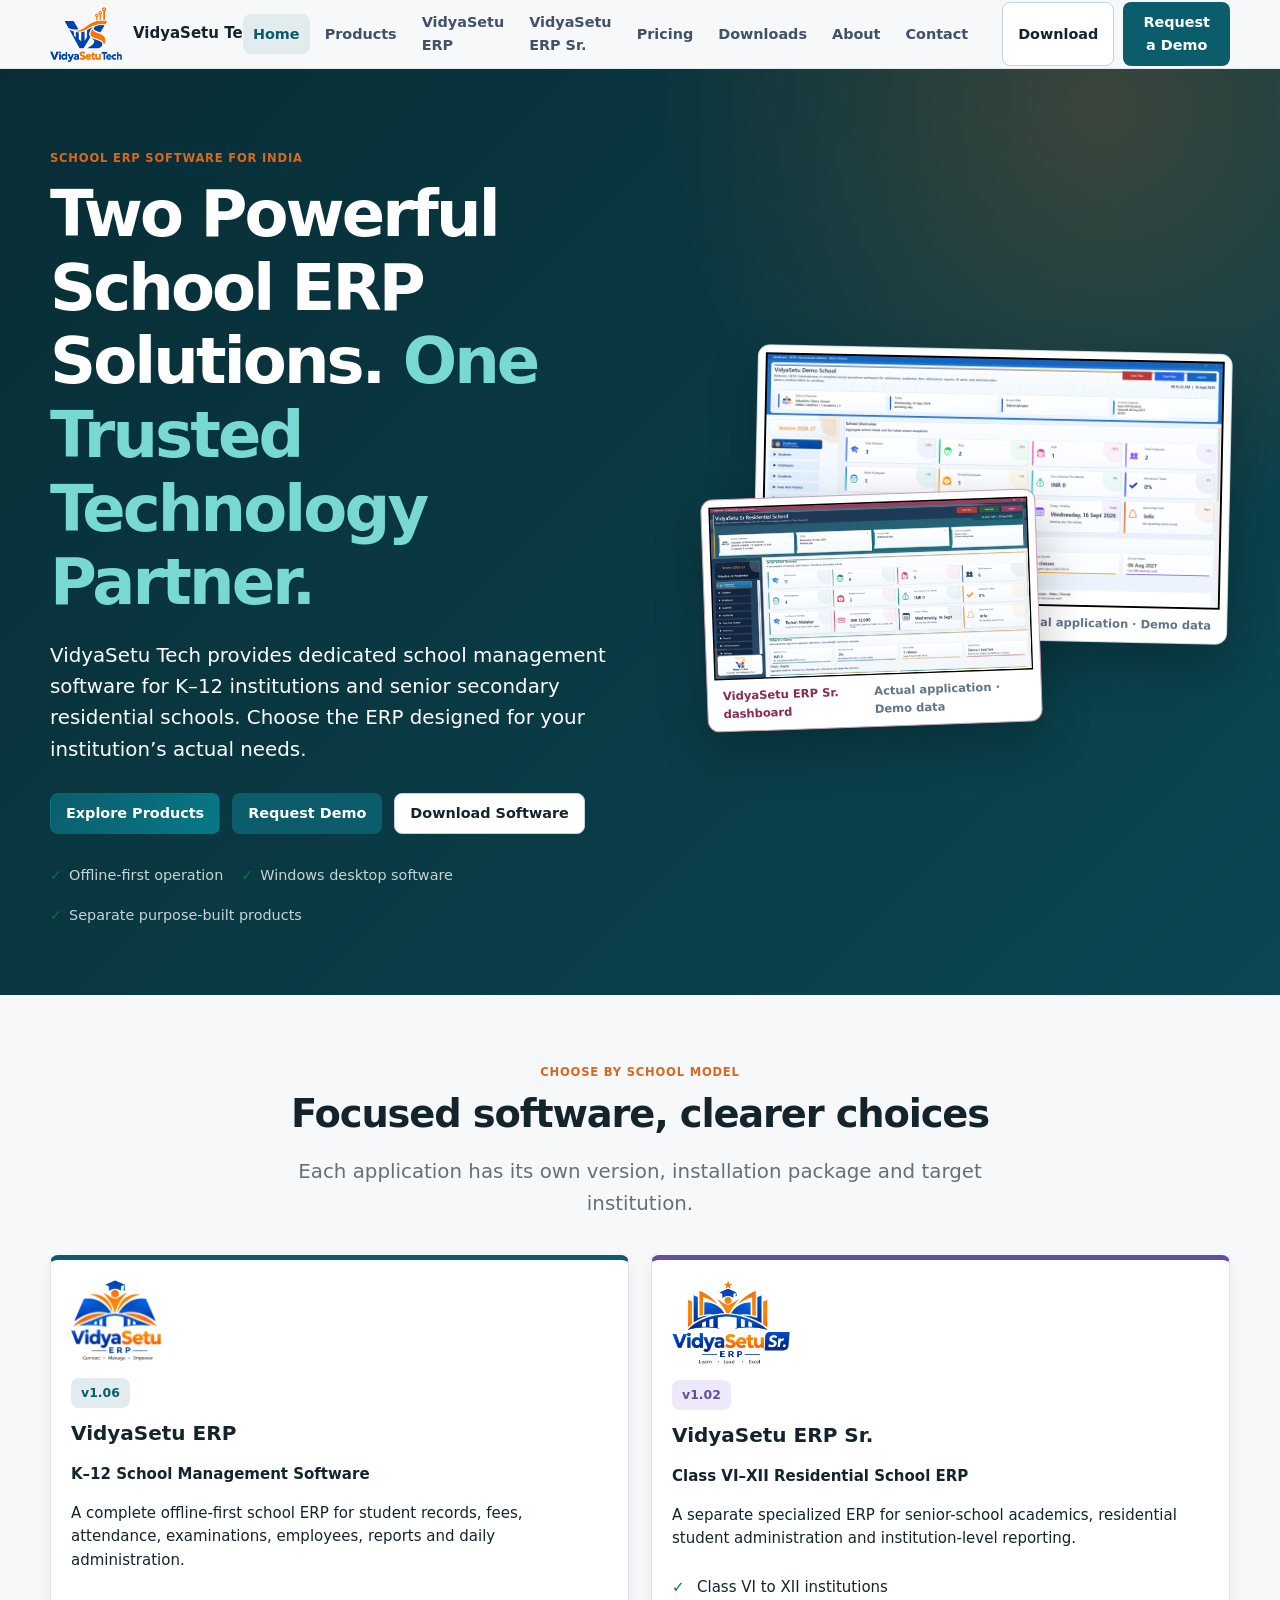
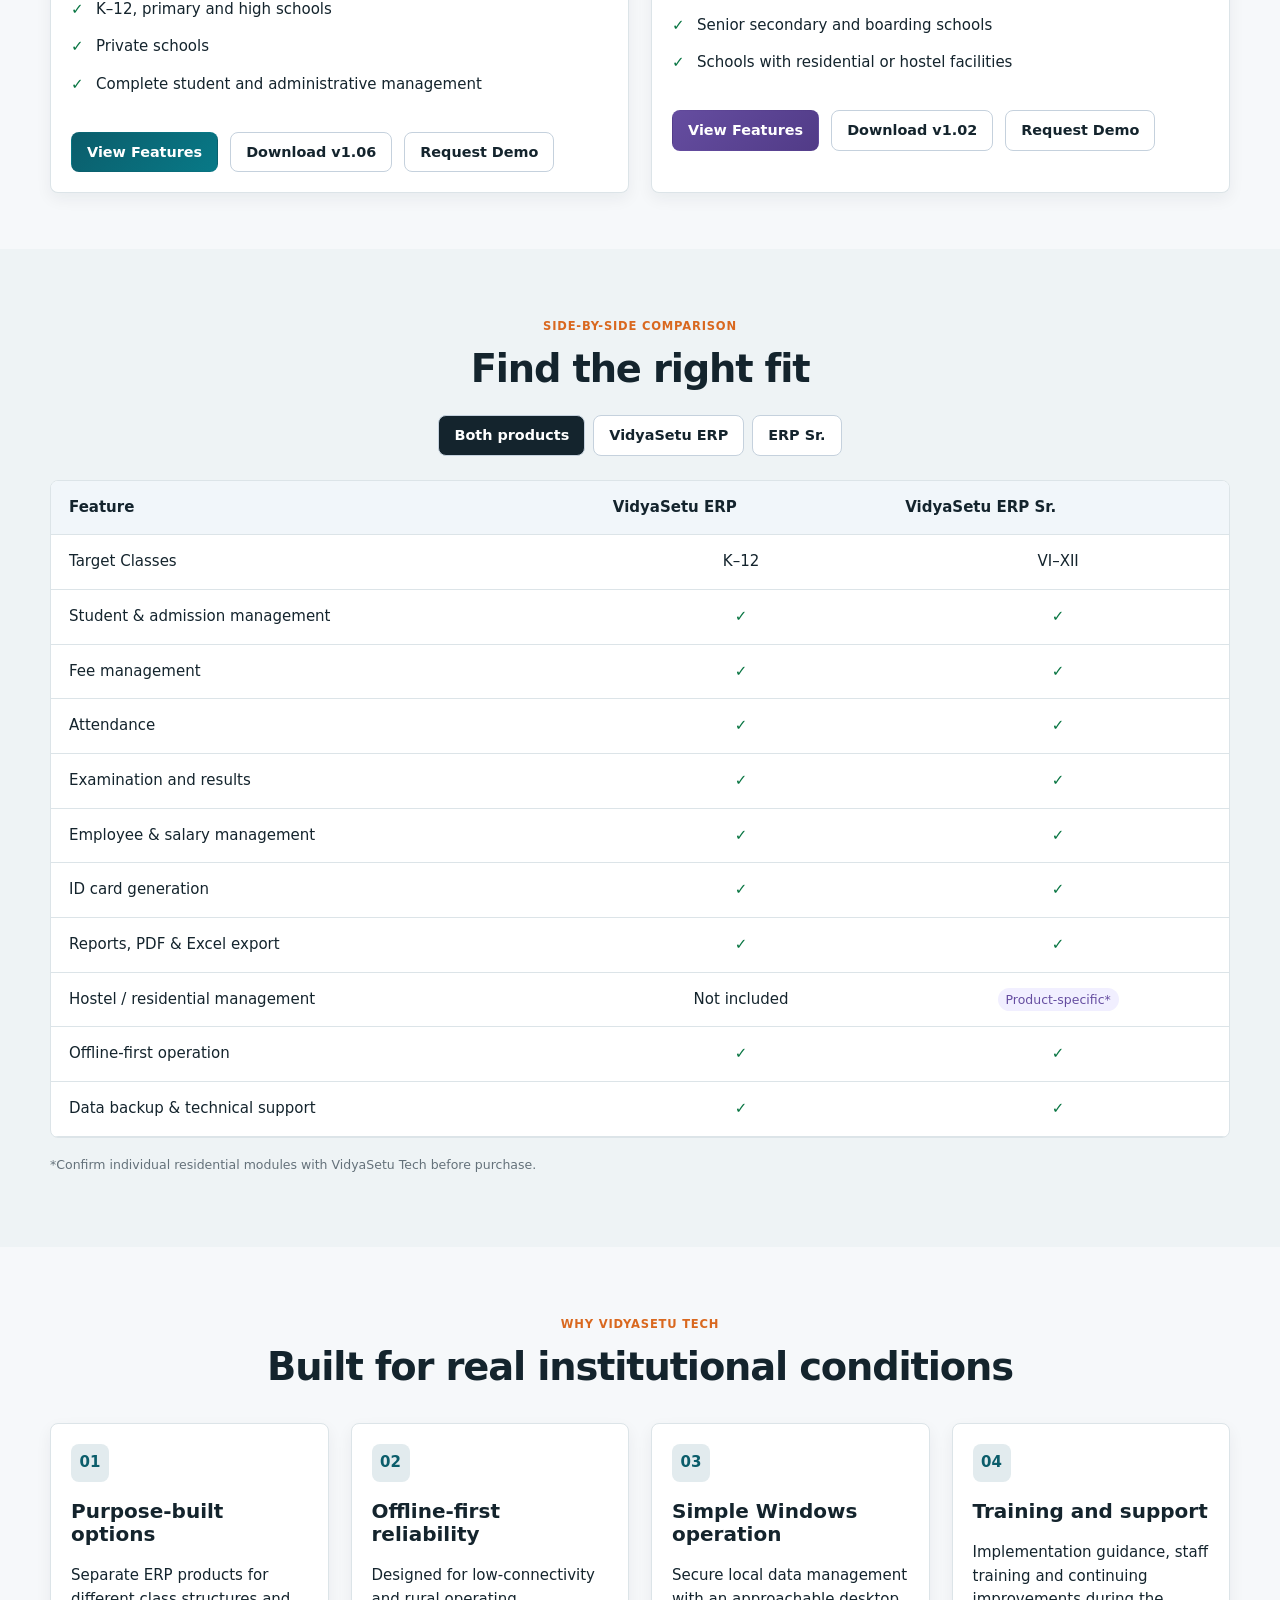
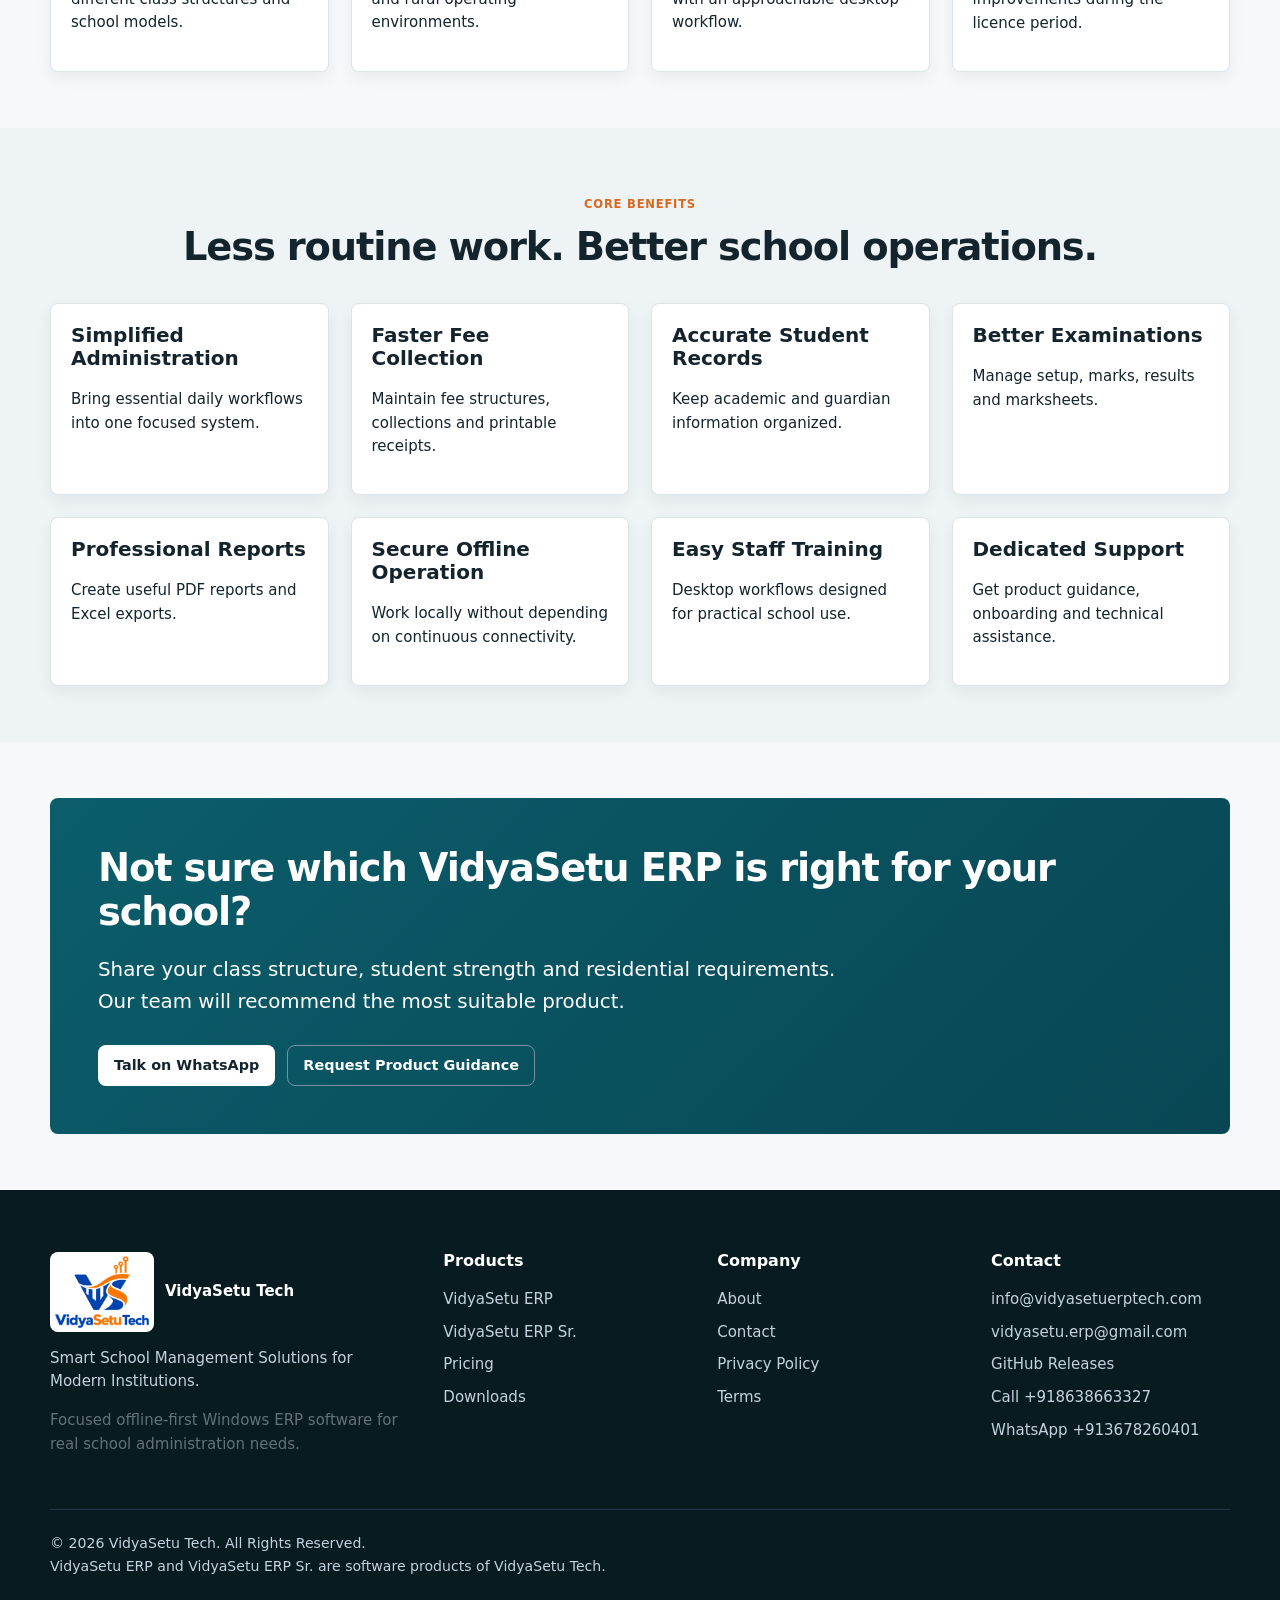
<file: index.html>
<!doctype html><html lang="en"><head><meta charset="utf-8"><meta name="viewport" content="width=device-width,initial-scale=1"><title>VidyaSetu Tech | School ERP Software India</title><meta name="description" content="Offline-first K–12 and residential School ERP software for modern institutions in India."><link rel="canonical" href="https://vidyasetuerptech.com/"><meta property="og:title" content="VidyaSetu Tech — Smart School Management"><meta property="og:description" content="Two focused School ERP solutions for K–12 and residential institutions."><meta property="og:url" content="https://vidyasetuerptech.com/"><meta property="og:type" content="website"><meta name="twitter:card" content="summary_large_image"><link rel="icon" href="data:image/svg+xml,<svg xmlns=%22http://www.w3.org/2000/svg%22 viewBox=%220 0 100 100%22><rect width=%22100%22 height=%22100%22 rx=%2224%22 fill=%22%23087ea4%22/><text y=%22.72em%22 x=%22.15em%22 font-size=%2260%22 fill=%22white%22>VS</text></svg>"><link rel="stylesheet" href="css/style.css"><script type="application/ld+json">{"@context":"https://schema.org","@type":"Organization","name":"VidyaSetu Tech","url":"https://vidyasetuerptech.com","email":"info@vidyasetuerptech.com","description":"School ERP Software Development and Support"}</script></head><body data-page="home"><div data-site-header></div><main id="main">
<section class="hero"><div class="container hero-grid"><div><p class="eyebrow">School ERP software for India</p><h1>Two Powerful School ERP Solutions. <span>One Trusted Technology Partner.</span></h1><p class="lead">VidyaSetu Tech provides dedicated school management software for K–12 institutions and senior secondary residential schools. Choose the ERP designed for your institution’s actual needs.</p><div class="hero-actions"><a class="btn btn-blue" href="#products">Explore Products</a><a class="btn btn-primary" href="contact.html#demo">Request Demo</a><a class="btn btn-outline" href="downloads.html">Download Software</a></div><div class="trust-line"><span>Offline-first operation</span><span>Windows desktop software</span><span>Separate purpose-built products</span></div></div><div class="dashboard" aria-label="School ERP dashboard illustration"><div class="dash-top"><i class="dot"></i><i class="dot"></i><i class="dot"></i></div><div class="dash-body"><div class="dash-side"></div><div class="dash-main"><div class="mini-cards"><div class="mini"></div><div class="mini"></div><div class="mini"></div></div><div class="chart"></div><p class="center muted">Dashboard screenshot placeholder</p></div></div></div></div></section>
<section class="section" id="products"><div class="container"><div class="center"><p class="eyebrow">Choose by school model</p><h2>Focused software, clearer choices</h2><p class="lead">Each application has its own version, installation package and target institution.</p></div><div class="grid grid-2" style="margin-top:36px"><article class="card product-card erp"><span class="badge">v1.06</span><h3 style="margin-top:14px">VidyaSetu ERP</h3><p><strong>K–12 School Management Software</strong></p><p>A complete offline-first school ERP for student records, fees, attendance, examinations, employees, reports and daily administration.</p><ul class="clean-list"><li>K–12, primary and high schools</li><li>Private schools</li><li>Complete student and administrative management</li></ul><div class="card-actions"><a class="btn btn-blue" href="vidyasetu-erp.html">View Features</a><a class="btn btn-outline" href="#" data-download="vidyasetuErp">Download v1.06</a><a class="btn btn-outline" href="contact.html#demo">Request Demo</a></div></article><article class="card product-card sr"><span class="badge sr">v1.02</span><h3 style="margin-top:14px">VidyaSetu ERP Sr.</h3><p><strong>Class VI–XII Residential School ERP</strong></p><p>A separate specialized ERP for senior-school academics, residential student administration and institution-level reporting.</p><ul class="clean-list"><li>Class VI to XII institutions</li><li>Senior secondary and boarding schools</li><li>Schools with residential or hostel facilities</li></ul><div class="card-actions"><a class="btn btn-indigo" href="vidyasetu-sr-erp.html">View Features</a><a class="btn btn-outline" href="#" data-download="vidyasetuSrErp">Download v1.02</a><a class="btn btn-outline" href="contact.html#demo">Request Demo</a></div></article></div></div></section>
<section class="section surface"><div class="container"><div class="center"><p class="eyebrow">Side-by-side comparison</p><h2>Find the right fit</h2></div><div class="compare-controls"><button class="btn btn-outline active" data-compare="both">Both products</button><button class="btn btn-outline" data-compare="erp">VidyaSetu ERP</button><button class="btn btn-outline" data-compare="sr">ERP Sr.</button></div><div class="table-wrap"><table><thead><tr><th>Feature</th><th data-product-col="erp">VidyaSetu ERP</th><th data-product-col="sr">VidyaSetu ERP Sr.</th></tr></thead><tbody>
<tr><td>Target Classes</td><td data-product-col="erp">K–12</td><td data-product-col="sr">VI–XII</td></tr><tr><td>Student & admission management</td><td data-product-col="erp" class="check">✓</td><td data-product-col="sr" class="check">✓</td></tr><tr><td>Fee management</td><td data-product-col="erp" class="check">✓</td><td data-product-col="sr" class="check">✓</td></tr><tr><td>Attendance</td><td data-product-col="erp" class="check">✓</td><td data-product-col="sr" class="check">✓</td></tr><tr><td>Examination and results</td><td data-product-col="erp" class="check">✓</td><td data-product-col="sr" class="check">✓</td></tr><tr><td>Employee & salary management</td><td data-product-col="erp" class="check">✓</td><td data-product-col="sr" class="check">✓</td></tr><tr><td>ID card generation</td><td data-product-col="erp" class="check">✓</td><td data-product-col="sr" class="check">✓</td></tr><tr><td>Reports, PDF & Excel export</td><td data-product-col="erp" class="check">✓</td><td data-product-col="sr" class="check">✓</td></tr><tr><td>Hostel / residential management</td><td data-product-col="erp">Not included</td><td data-product-col="sr"><span class="specific">Product-specific*</span></td></tr><tr><td>Offline-first operation</td><td data-product-col="erp" class="check">✓</td><td data-product-col="sr" class="check">✓</td></tr><tr><td>Data backup & technical support</td><td data-product-col="erp" class="check">✓</td><td data-product-col="sr" class="check">✓</td></tr></tbody></table></div><p class="muted"><small>*Confirm individual residential modules with VidyaSetu Tech before purchase.</small></p></div></section>
<section class="section"><div class="container"><div class="center"><p class="eyebrow">Why VidyaSetu Tech</p><h2>Built for real institutional conditions</h2></div><div class="grid grid-4" style="margin-top:34px"><article class="card"><div class="feature-icon">01</div><h3>Purpose-built options</h3><p>Separate ERP products for different class structures and school models.</p></article><article class="card"><div class="feature-icon">02</div><h3>Offline-first reliability</h3><p>Designed for low-connectivity and rural operating environments.</p></article><article class="card"><div class="feature-icon">03</div><h3>Simple Windows operation</h3><p>Secure local data management with an approachable desktop workflow.</p></article><article class="card"><div class="feature-icon">04</div><h3>Training and support</h3><p>Implementation guidance, staff training and continuing improvements during the licence period.</p></article></div></div></section>
<section class="section surface"><div class="container"><div class="center"><p class="eyebrow">Core benefits</p><h2>Less routine work. Better school operations.</h2></div><div class="grid grid-4" style="margin-top:34px"><article class="card"><h3>Simplified Administration</h3><p>Bring essential daily workflows into one focused system.</p></article><article class="card"><h3>Faster Fee Collection</h3><p>Maintain fee structures, collections and printable receipts.</p></article><article class="card"><h3>Accurate Student Records</h3><p>Keep academic and guardian information organized.</p></article><article class="card"><h3>Better Examinations</h3><p>Manage setup, marks, results and marksheets.</p></article><article class="card"><h3>Professional Reports</h3><p>Create useful PDF reports and Excel exports.</p></article><article class="card"><h3>Secure Offline Operation</h3><p>Work locally without depending on continuous connectivity.</p></article><article class="card"><h3>Easy Staff Training</h3><p>Desktop workflows designed for practical school use.</p></article><article class="card"><h3>Dedicated Support</h3><p>Get product guidance, onboarding and technical assistance.</p></article></div></div></section>
<section class="section"><div class="container"><div class="cta"><h2>Not sure which VidyaSetu ERP is right for your school?</h2><p class="lead">Share your class structure, student strength and residential requirements. Our team will recommend the most suitable product.</p><div class="hero-actions"><a class="btn btn-light" href="#" data-whatsapp-link>Talk on WhatsApp</a><a class="btn btn-outline" style="color:#fff;border-color:#7890a6;background:transparent" href="contact.html#guidance">Request Product Guidance</a></div></div></div></section>
</main><div data-site-footer></div><script src="js/script.js"></script></body></html>
</file>
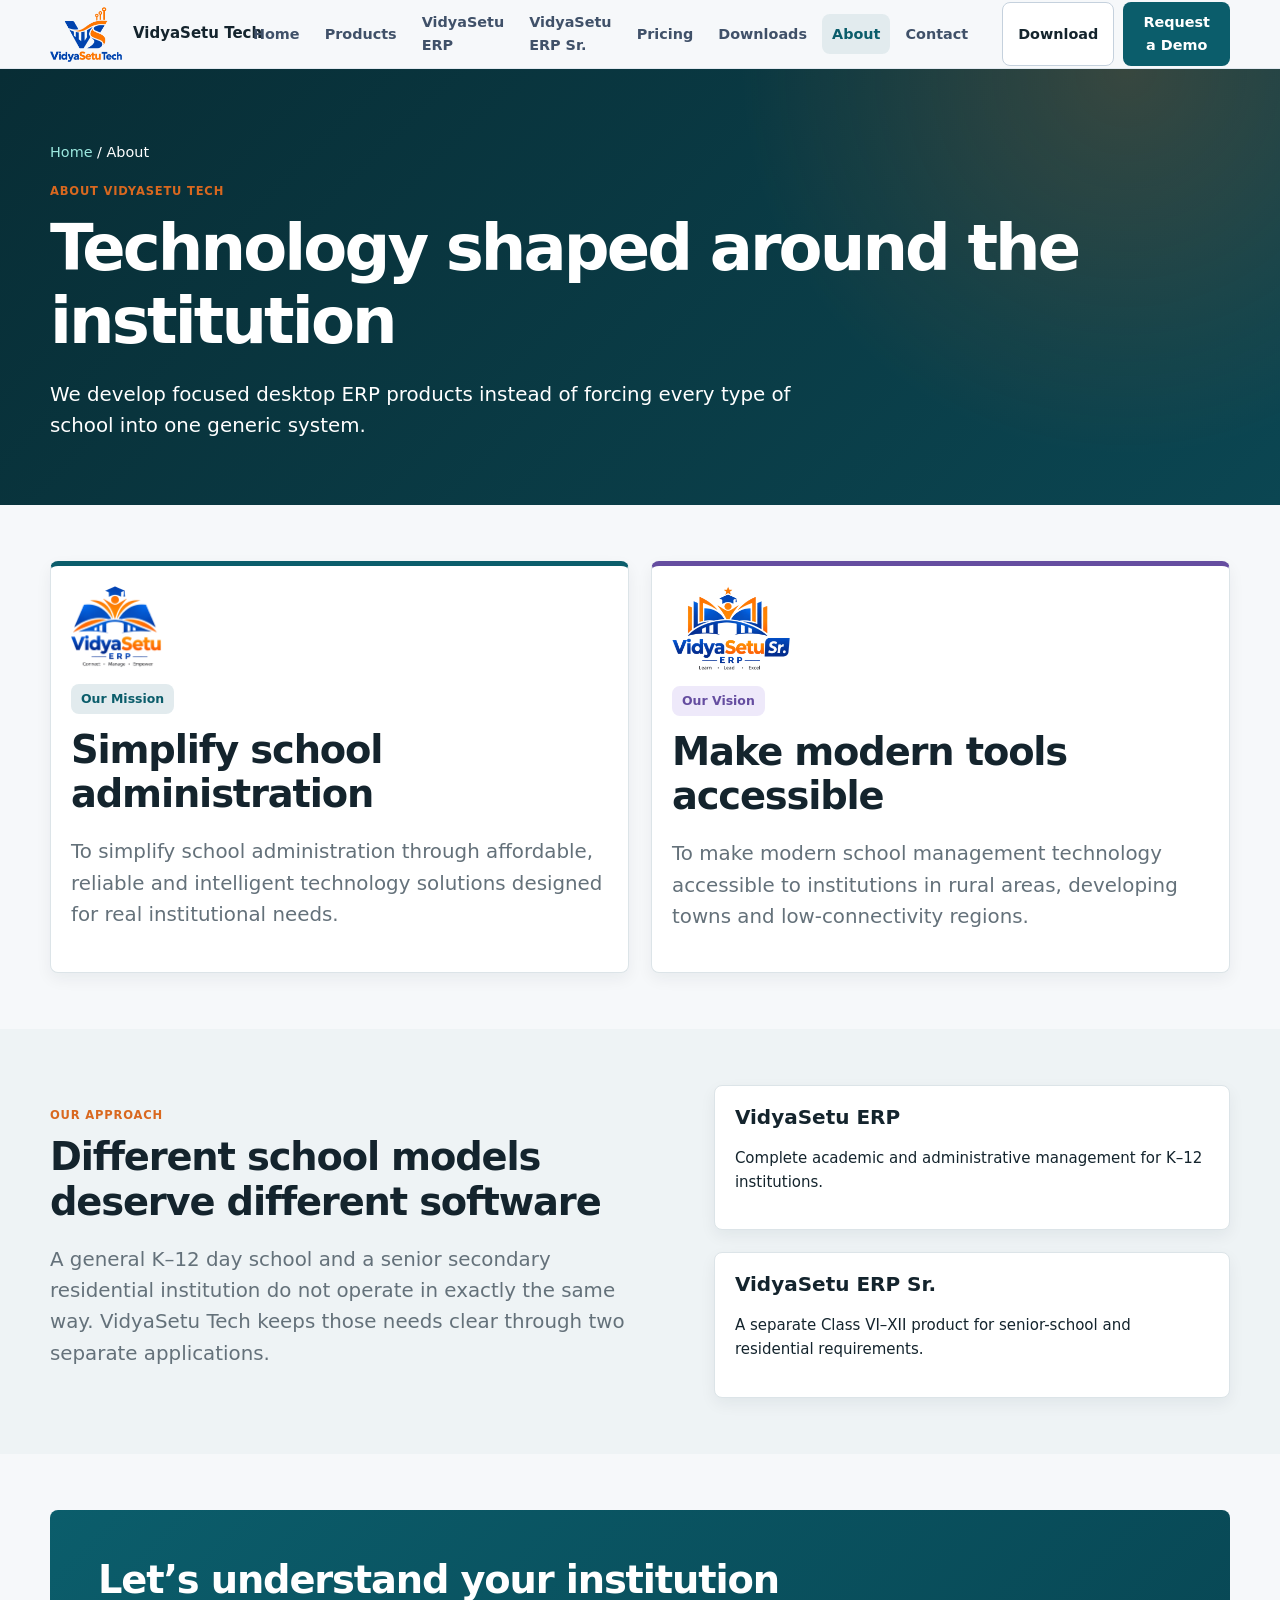
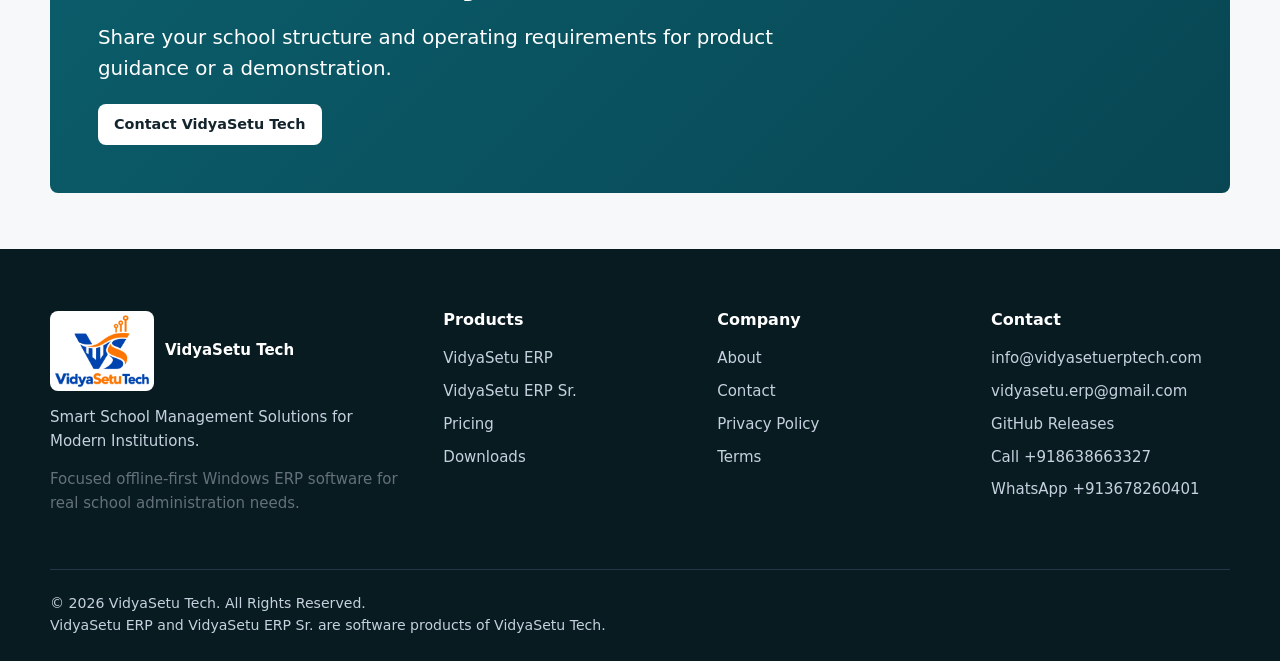
<file: about.html>
<!doctype html><html lang="en"><head><meta charset="utf-8"><meta name="viewport" content="width=device-width,initial-scale=1"><title>About VidyaSetu Tech | School ERP India</title><meta name="description" content="VidyaSetu Tech builds affordable, reliable and focused offline School ERP products for Indian institutions."><link rel="canonical" href="https://vidyasetuerptech.com/about.html"><meta property="og:title" content="About VidyaSetu Tech"><meta property="og:description" content="Focused school management technology for real institutional needs."><meta property="og:url" content="https://vidyasetuerptech.com/about.html"><meta property="og:type" content="website"><meta name="twitter:card" content="summary"><link rel="stylesheet" href="css/style.css"></head><body data-page="about"><div data-site-header></div><main id="main"><section class="page-hero"><div class="container"><p class="breadcrumb"><a href="index.html">Home</a> / About</p><p class="eyebrow">About VidyaSetu Tech</p><h1>Technology shaped around the institution</h1><p class="lead">We develop focused desktop ERP products instead of forcing every type of school into one generic system.</p></div></section><section class="section"><div class="container grid grid-2"><article class="card product-card erp"><span class="badge">Our Mission</span><h2 style="margin-top:14px">Simplify school administration</h2><p class="lead">To simplify school administration through affordable, reliable and intelligent technology solutions designed for real institutional needs.</p></article><article class="card product-card sr"><span class="badge sr">Our Vision</span><h2 style="margin-top:14px">Make modern tools accessible</h2><p class="lead">To make modern school management technology accessible to institutions in rural areas, developing towns and low-connectivity regions.</p></article></div></section><section class="section surface"><div class="container two-col"><div><p class="eyebrow">Our approach</p><h2>Different school models deserve different software</h2><p class="lead">A general K–12 day school and a senior secondary residential institution do not operate in exactly the same way. VidyaSetu Tech keeps those needs clear through two separate applications.</p></div><div class="grid"><article class="card"><h3>VidyaSetu ERP</h3><p>Complete academic and administrative management for K–12 institutions.</p></article><article class="card"><h3>VidyaSetu ERP Sr.</h3><p>A separate Class VI–XII product for senior-school and residential requirements.</p></article></div></div></section><section class="section"><div class="container"><div class="cta"><h2>Let’s understand your institution</h2><p class="lead">Share your school structure and operating requirements for product guidance or a demonstration.</p><a class="btn btn-light" href="contact.html#demo">Contact VidyaSetu Tech</a></div></div></section></main><div data-site-footer></div><script src="js/script.js"></script></body></html>
</file>
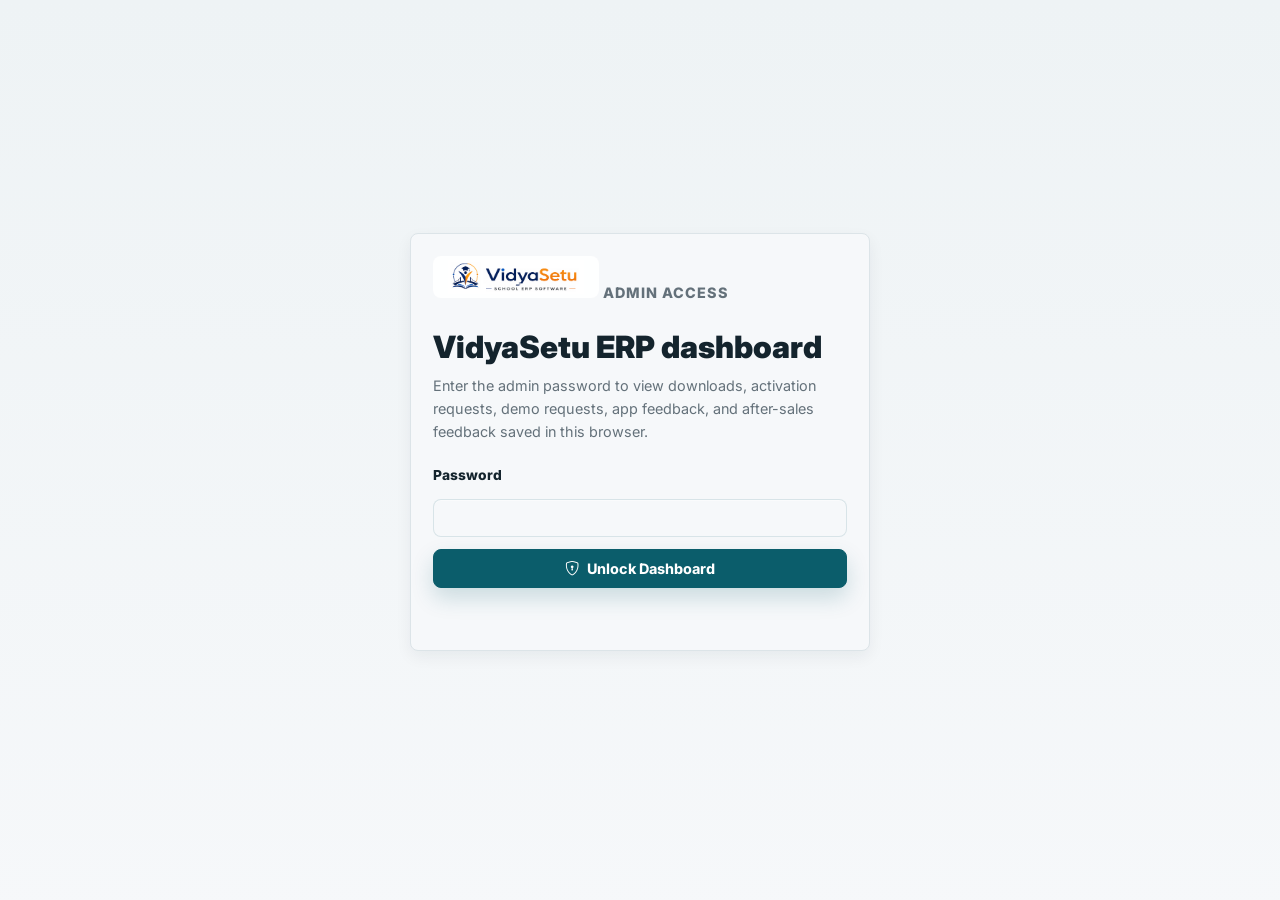
<file: admin.html>
<!doctype html>
<html lang="en" data-theme="light">
<head>
  <meta charset="utf-8">
  <meta name="viewport" content="width=device-width, initial-scale=1">
  <title>VidyaSetu ERP Admin</title>
  <meta name="robots" content="noindex, nofollow">
  <link rel="icon" href="images/vidyasetu-logo.png" type="image/png">
  <link rel="preconnect" href="https://cdn.jsdelivr.net">
  <link rel="preconnect" href="https://fonts.googleapis.com">
  <link rel="preconnect" href="https://fonts.gstatic.com" crossorigin>
  <link href="https://fonts.googleapis.com/css2?family=Inter:wght@400;500;600;700;800;900&display=swap" rel="stylesheet">
  <link href="https://cdn.jsdelivr.net/npm/bootstrap@5.3.3/dist/css/bootstrap.min.css" rel="stylesheet">
  <link href="https://cdn.jsdelivr.net/npm/bootstrap-icons@1.11.3/font/bootstrap-icons.css" rel="stylesheet">
  <link href="css/styles.css" rel="stylesheet">
  <link href="css/admin.css" rel="stylesheet">
</head>
<body class="admin-body">
  <main class="admin-shell">
    <section class="admin-login-panel" id="adminLoginPanel">
      <div class="admin-login-card">
        <a class="navbar-brand" href="index.html" aria-label="VidyaSetu Tech home">
          <img class="brand-logo" src="images/vidyasetu-logo-horizontal.png" alt="VidyaSetu ERP logo">
        </a>
        <p class="section-kicker">Admin access</p>
        <h1>VidyaSetu ERP dashboard</h1>
        <p>Enter the admin password to view downloads, activation requests, demo requests, app feedback, and after-sales feedback saved in this browser.</p>
        <form id="adminLoginForm">
          <label for="adminPassword">Password</label>
          <input class="form-control" id="adminPassword" type="password" autocomplete="current-password" required>
          <button class="btn btn-primary w-100" type="submit"><i class="bi bi-shield-lock"></i> Unlock Dashboard</button>
        </form>
        <p class="form-note" id="adminLoginStatus" role="status"></p>
      </div>
    </section>

    <section class="admin-dashboard" id="adminDashboard" hidden>
      <header class="admin-topbar">
        <div>
          <a class="navbar-brand" href="index.html">
            <img class="brand-logo" src="images/vidyasetu-logo-horizontal.png" alt="VidyaSetu ERP logo">
          </a>
          <p class="section-kicker">Admin dashboard</p>
          <h1>Downloads, activation & feedback</h1>
        </div>
        <div class="admin-top-actions">
          <a class="btn btn-outline-primary" href="index.html"><i class="bi bi-arrow-left"></i> Back to Site</a>
          <button class="btn btn-outline-danger" id="adminLogout" type="button"><i class="bi bi-box-arrow-right"></i> Logout</button>
        </div>
      </header>

      <section class="admin-metrics">
        <article><span id="adminDownloadCount">0</span><strong>Downloads</strong></article>
        <article><span id="adminActivationCount">0</span><strong>Activation requests</strong></article>
        <article><span id="adminLeadCount">0</span><strong>Demo requests</strong></article>
        <article><span id="adminAppFeedbackCount">0</span><strong>App feedback</strong></article>
        <article><span id="adminAfterSalesCount">0</span><strong>After-sales feedback</strong></article>
      </section>

      <section class="admin-data-section">
        <div class="admin-section-head">
          <div>
            <p class="section-kicker">License activation</p>
            <h2>School activation accounts</h2>
          </div>
          <button class="btn btn-outline-primary" data-export="activation" type="button"><i class="bi bi-filetype-csv"></i> Export CSV</button>
        </div>
        <p class="admin-inline-status" id="adminActivationStatus" role="status"></p>
        <div class="table-responsive">
          <table class="table admin-table activation-admin-table">
            <thead><tr><th>Updated</th><th>School</th><th>Login</th><th>Machine ID</th><th>Capacity</th><th>Duration</th><th>Actual Price</th><th>Discount Price</th><th>Status</th><th>Activation Key</th><th>Activation Date</th><th>Expiry Date</th><th>Admin Message</th><th>Action</th></tr></thead>
            <tbody id="adminActivationRows"></tbody>
          </table>
        </div>
      </section>

      <section class="admin-data-section">
        <div class="admin-section-head">
          <div>
            <p class="section-kicker">Installer</p>
            <h2>Download details</h2>
          </div>
        </div>
        <div class="admin-info-grid">
          <article><span>Current version</span><strong>1.05</strong></article>
          <article><span>Installer</span><strong>VidyaSetuERP_Setup_v1.05.exe</strong></article>
          <article><span>Release URL</span><a href="https://github.com/vidyasetuerp-alt/vidyasetu-erp-website/releases/download/v1.05/VidyaSetuERP_Setup_v1.05.exe" target="_blank" rel="noopener">Open release asset</a></article>
        </div>
      </section>

      <section class="admin-data-section">
        <div class="admin-section-head">
          <div>
            <p class="section-kicker">Leads</p>
            <h2>Demo requests</h2>
          </div>
          <button class="btn btn-outline-primary" data-export="leads" type="button"><i class="bi bi-filetype-csv"></i> Export CSV</button>
        </div>
        <div class="table-responsive"><table class="table admin-table"><thead><tr><th>Date</th><th>School</th><th>Contact</th><th>Mobile</th><th>Email</th><th>City</th><th>Students</th><th>Message</th></tr></thead><tbody id="adminLeadRows"></tbody></table></div>
      </section>

      <section class="admin-data-section">
        <div class="admin-section-head">
          <div>
            <p class="section-kicker">Product</p>
            <h2>App feedback</h2>
          </div>
          <button class="btn btn-outline-primary" data-export="appFeedback" type="button"><i class="bi bi-filetype-csv"></i> Export CSV</button>
        </div>
        <div class="table-responsive"><table class="table admin-table"><thead><tr><th>Date</th><th>School</th><th>Contact</th><th>Designation</th><th>Mobile</th><th>Email</th><th>Students</th><th>Rating</th><th>Feedback</th><th>Future Features</th></tr></thead><tbody id="adminAppFeedbackRows"></tbody></table></div>
      </section>

      <section class="admin-data-section">
        <div class="admin-section-head">
          <div>
            <p class="section-kicker">Support</p>
            <h2>After-sales feedback</h2>
          </div>
          <button class="btn btn-outline-primary" data-export="afterSales" type="button"><i class="bi bi-filetype-csv"></i> Export CSV</button>
        </div>
        <div class="table-responsive"><table class="table admin-table"><thead><tr><th>Date</th><th>School</th><th>Contact</th><th>Designation</th><th>Mobile</th><th>Service</th><th>Rating</th><th>Feedback</th><th>Improvement</th></tr></thead><tbody id="adminAfterSalesRows"></tbody></table></div>
      </section>
    </section>
  </main>

  <script src="js/admin.js?v=1.05.2"></script>
</body>
</html>
</file>
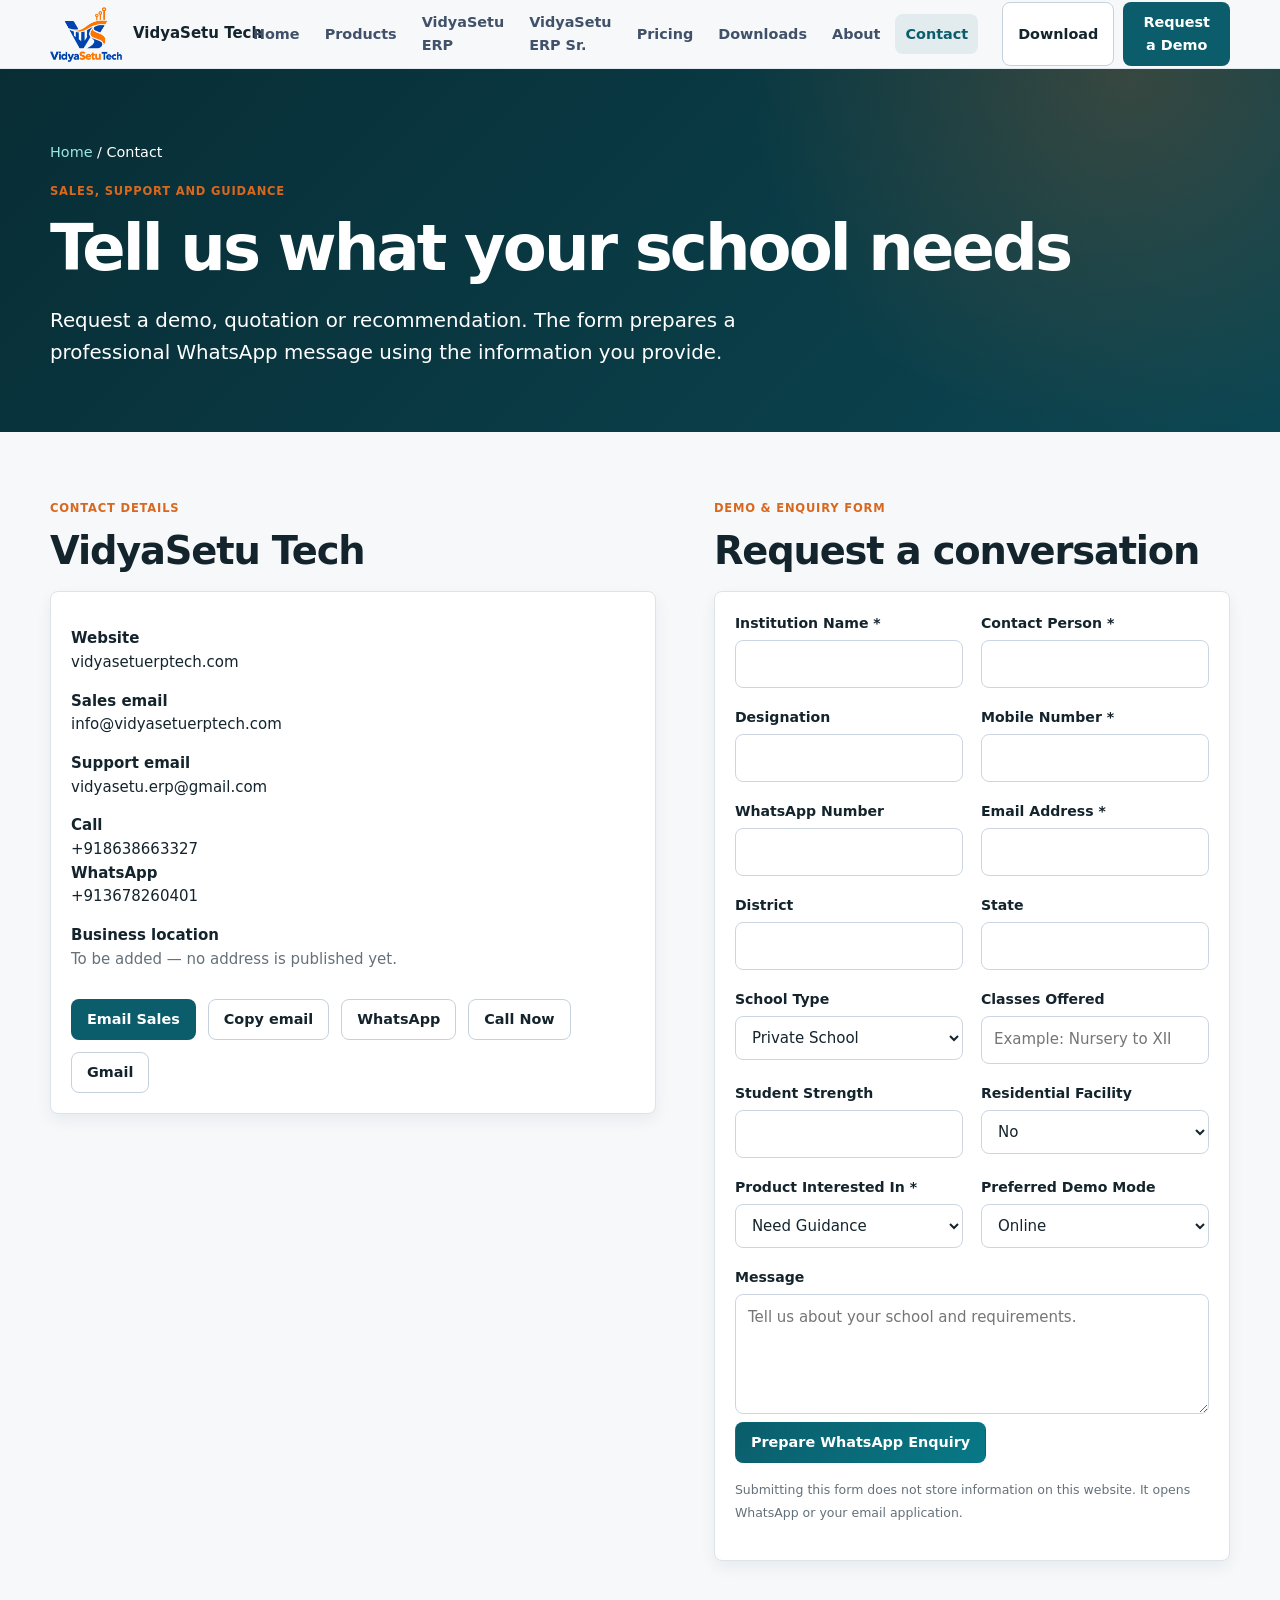
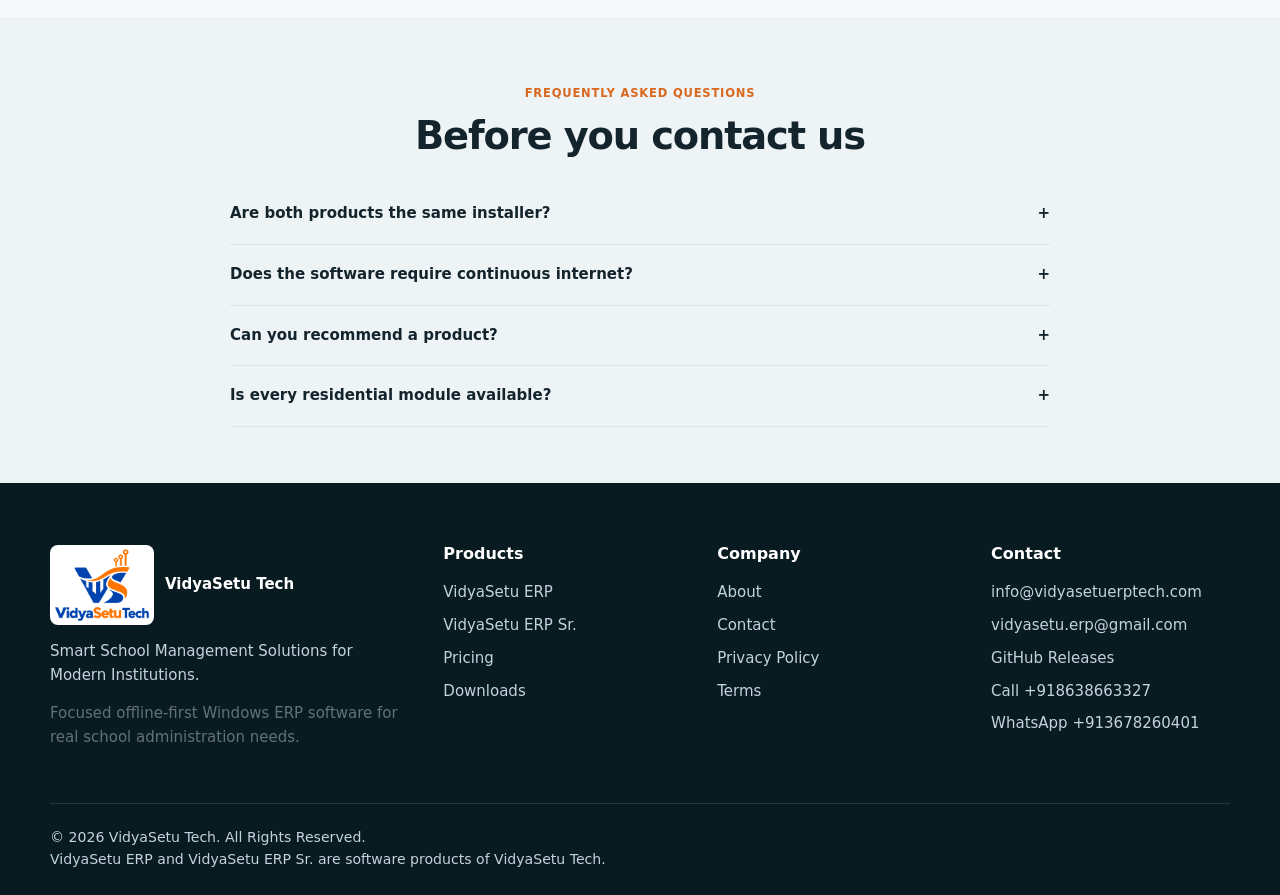
<file: contact.html>
<!doctype html><html lang="en"><head><meta charset="utf-8"><meta name="viewport" content="width=device-width,initial-scale=1"><title>Contact & Request a Demo | VidyaSetu Tech</title><meta name="description" content="Request a demo, quotation or product guidance for VidyaSetu School ERP software."><link rel="canonical" href="https://vidyasetuerptech.com/contact.html"><meta property="og:title" content="Contact VidyaSetu Tech"><meta property="og:description" content="Request School ERP product guidance, a demo or quotation."><meta property="og:url" content="https://vidyasetuerptech.com/contact.html"><meta property="og:type" content="website"><meta name="twitter:card" content="summary"><link rel="stylesheet" href="css/style.css"></head><body data-page="contact"><div data-site-header></div><main id="main"><section class="page-hero"><div class="container"><p class="breadcrumb"><a href="index.html">Home</a> / Contact</p><p class="eyebrow">Sales, support and guidance</p><h1>Tell us what your school needs</h1><p class="lead">Request a demo, quotation or recommendation. The form prepares a professional WhatsApp message, with email as a fallback until a WhatsApp number is configured.</p></div></section><section class="section"><div class="container two-col" style="align-items:start"><div><p class="eyebrow">Contact details</p><h2>VidyaSetu Tech</h2><div class="card"><p><strong>Website</strong><br><a href="https://vidyasetuerptech.com">vidyasetuerptech.com</a></p><p><strong>Sales email</strong><br><a href="mailto:info@vidyasetuerptech.com">info@vidyasetuerptech.com</a></p><p><strong>Support email</strong><br><a href="mailto:support@vidyasetuerptech.com">support@vidyasetuerptech.com</a></p><p><strong>Mobile / WhatsApp</strong><br><span class="muted">To be added — no number is published yet.</span></p><p><strong>Business location</strong><br><span class="muted">To be added — no address is published yet.</span></p><div class="card-actions"><a class="btn btn-primary" href="mailto:info@vidyasetuerptech.com">Email Sales</a><button class="btn btn-outline" data-copy-email>Copy email</button><a class="btn btn-outline" href="#" data-whatsapp-link>WhatsApp</a></div></div><div class="notice" style="margin-top:20px">Editable phone, WhatsApp and location placeholders are intentionally not shown as real contact information.</div></div><div id="demo"><p class="eyebrow">Demo & enquiry form</p><h2 id="guidance">Request a conversation</h2><form class="card" data-whatsapp-form novalidate><div class="form-grid"><div class="field"><label for="institution">Institution Name *</label><input id="institution" name="Institution Name" required></div><div class="field"><label for="person">Contact Person *</label><input id="person" name="Contact Person" required></div><div class="field"><label for="designation">Designation</label><input id="designation" name="Designation"></div><div class="field"><label for="mobile">Mobile Number *</label><input id="mobile" name="Mobile Number" inputmode="tel" pattern="[0-9+ -]{8,15}" required></div><div class="field"><label for="whatsapp">WhatsApp Number</label><input id="whatsapp" name="WhatsApp Number" inputmode="tel"></div><div class="field"><label for="email">Email Address *</label><input id="email" name="Email Address" type="email" required></div><div class="field"><label for="district">District</label><input id="district" name="District"></div><div class="field"><label for="state">State</label><input id="state" name="State"></div><div class="field"><label for="type">School Type</label><select id="type" name="School Type"><option>Private School</option><option>K–12 School</option><option>Secondary / Senior Secondary</option><option>Residential / Boarding School</option><option>Other Institution</option></select></div><div class="field"><label for="classes">Classes Offered</label><input id="classes" name="Classes Offered" placeholder="Example: Nursery to XII"></div><div class="field"><label for="strength">Student Strength</label><input id="strength" name="Student Strength" type="number" min="1"></div><div class="field"><label for="residential">Residential Facility</label><select id="residential" name="Residential Facility"><option>No</option><option>Yes</option></select></div><div class="field"><label for="product">Product Interested In *</label><select id="product" name="Product Interested In" required><option>Need Guidance</option><option>VidyaSetu ERP</option><option>VidyaSetu ERP Sr.</option></select></div><div class="field"><label for="mode">Preferred Demo Mode</label><select id="mode" name="Preferred Demo Mode"><option>Online</option><option>On-site</option><option>Phone Consultation</option></select></div><div class="field full"><label for="message">Message</label><textarea id="message" name="Message" placeholder="Tell us about your school and requirements."></textarea></div></div><button class="btn btn-blue" type="submit" id="quotation">Prepare WhatsApp Enquiry</button><p class="form-status" aria-live="polite"></p><p class="muted"><small>Submitting this form does not store information on this website. It opens WhatsApp or your email application.</small></p></form></div></div></section><section class="section surface"><div class="container"><div class="center"><p class="eyebrow">Frequently asked questions</p><h2>Before you contact us</h2></div><div style="max-width:820px;margin:26px auto 0"><div class="faq-item"><button class="faq-button" aria-expanded="false">Are both products the same installer?<span>+</span></button><div class="faq-panel">No. VidyaSetu ERP and VidyaSetu ERP Sr. are separate applications with separate installers.</div></div><div class="faq-item"><button class="faq-button" aria-expanded="false">Does the software require continuous internet?<span>+</span></button><div class="faq-panel">Both products are described as offline-first Windows desktop applications. Confirm any internet-dependent communication features during the demo.</div></div><div class="faq-item"><button class="faq-button" aria-expanded="false">Can you recommend a product?<span>+</span></button><div class="faq-panel">Yes. Share classes offered, student strength and residential requirements through the form.</div></div><div class="faq-item"><button class="faq-button" aria-expanded="false">Is every residential module available?<span>+</span></button><div class="faq-panel">Residential module availability must be confirmed for the current VidyaSetu ERP Sr. release before purchase.</div></div></div></div></section></main><div data-site-footer></div><script src="js/script.js"></script></body></html>
</file>
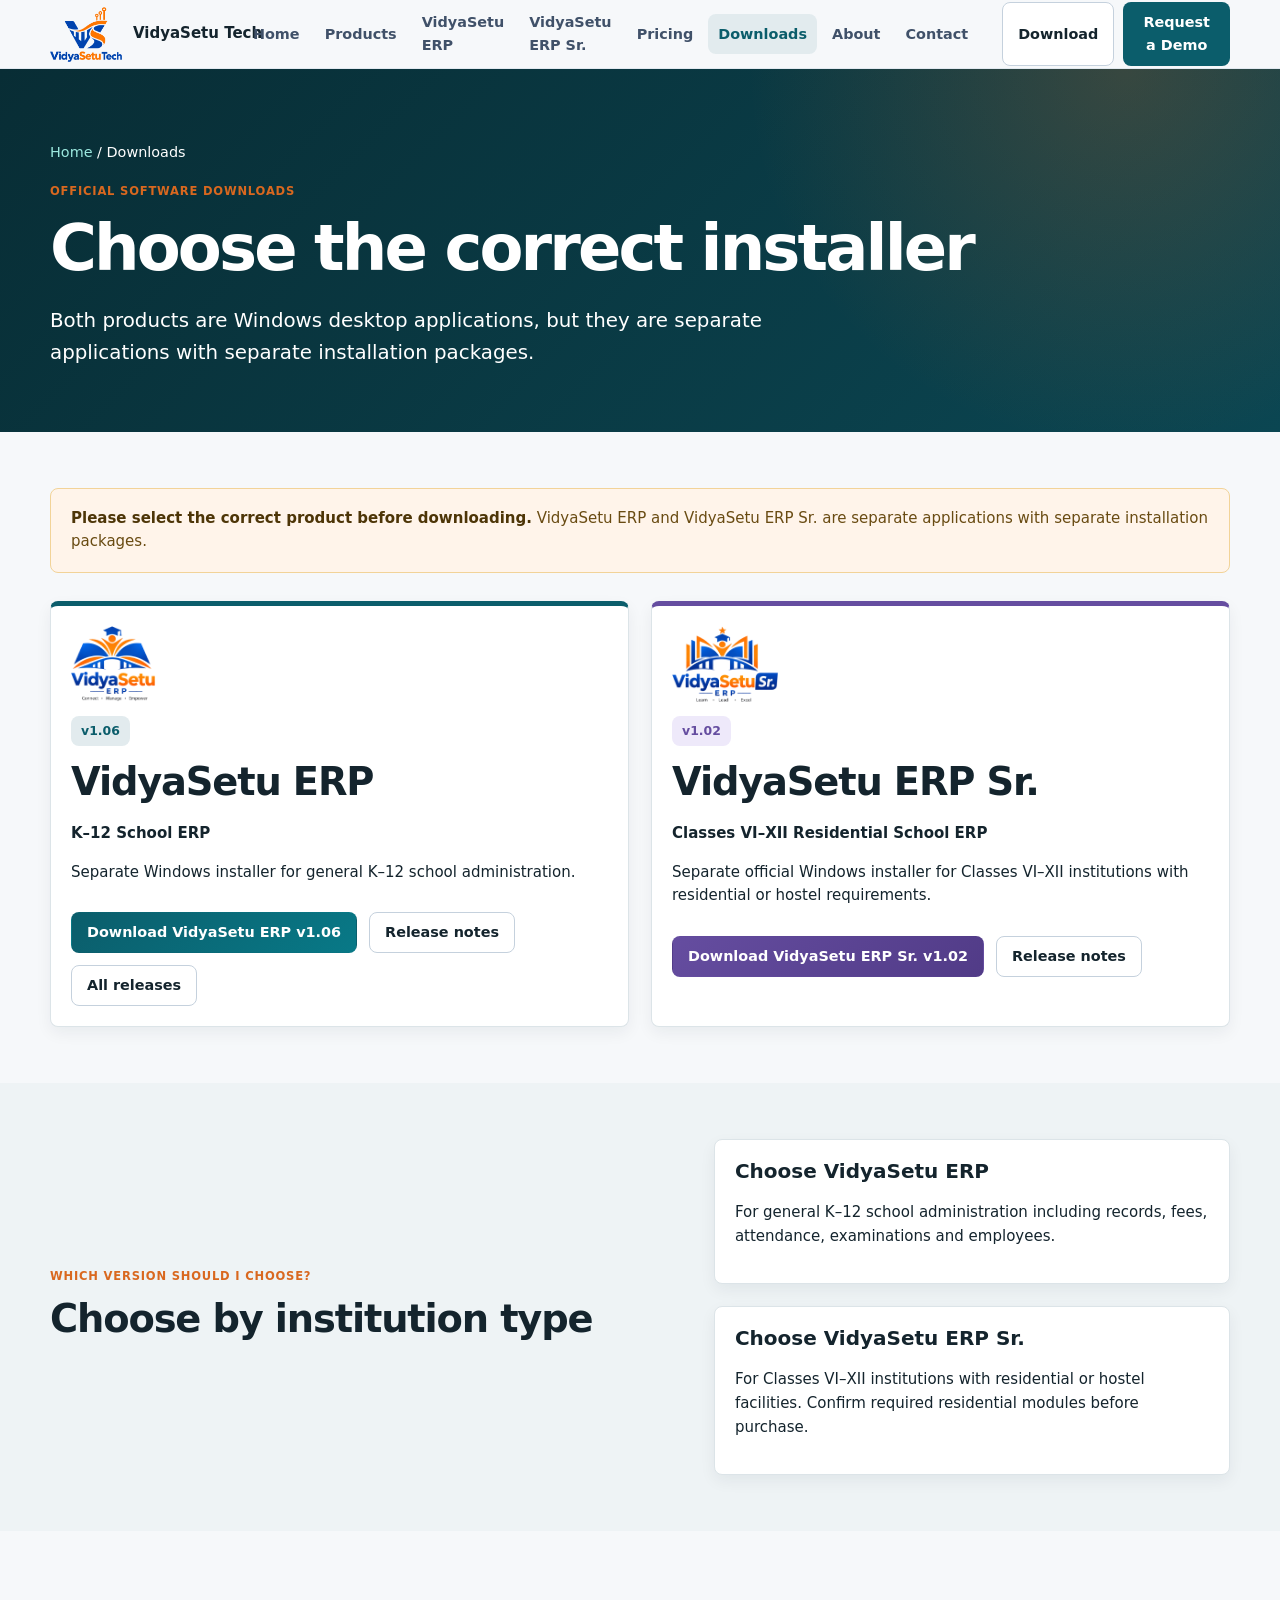
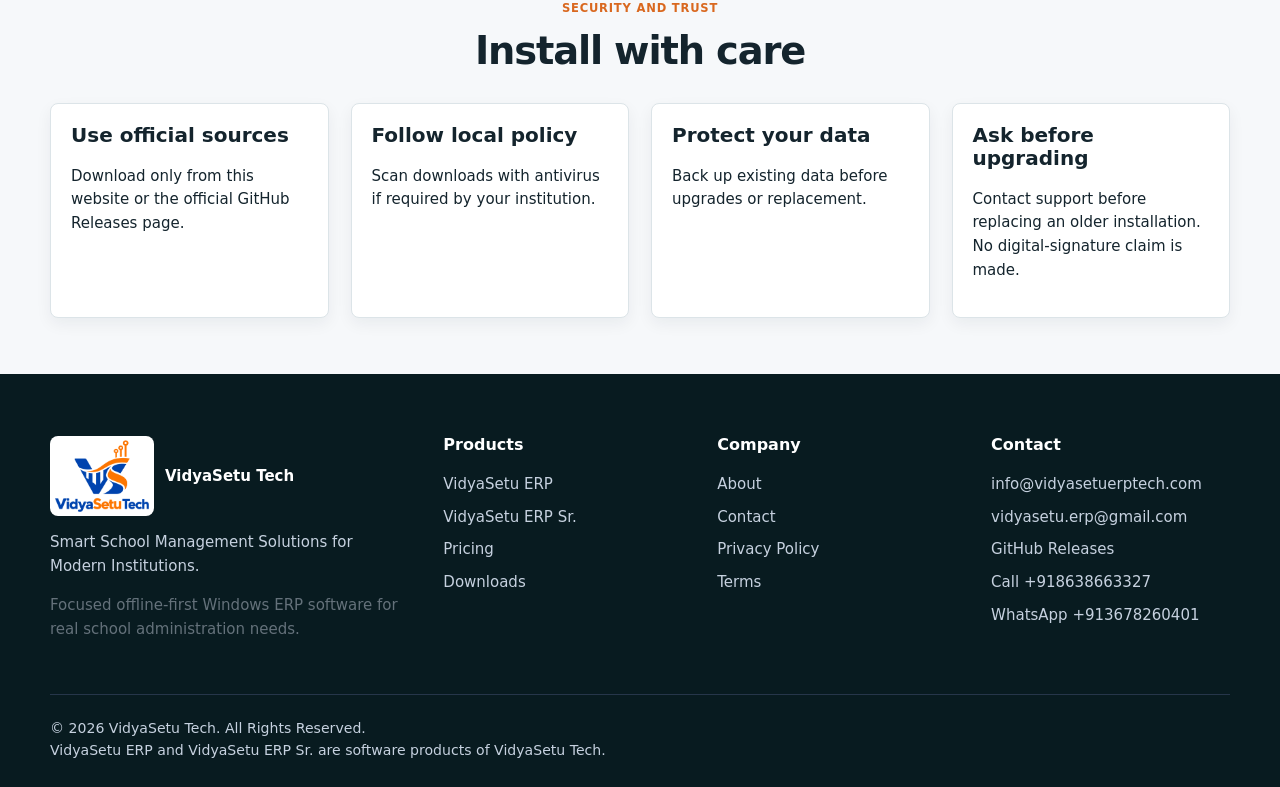
<file: downloads.html>
<!doctype html><html lang="en"><head><meta charset="utf-8"><meta name="viewport" content="width=device-width,initial-scale=1"><title>Download VidyaSetu School ERP Software</title><meta name="description" content="Download the separate Windows installers for VidyaSetu ERP v1.06 and VidyaSetu ERP Sr. v1.02."><link rel="canonical" href="https://vidyasetuerptech.com/downloads.html"><meta property="og:title" content="VidyaSetu ERP Downloads"><meta property="og:description" content="Choose the correct official Windows School ERP installer."><meta property="og:url" content="https://vidyasetuerptech.com/downloads.html"><meta property="og:type" content="website"><meta name="twitter:card" content="summary"><link rel="stylesheet" href="css/style.css"></head><body data-page="downloads"><div data-site-header></div><main id="main"><section class="page-hero"><div class="container"><p class="breadcrumb"><a href="index.html">Home</a> / Downloads</p><p class="eyebrow">Official software downloads</p><h1>Choose the correct installer</h1><p class="lead">Both products are Windows desktop applications, but they are separate applications with separate installation packages.</p></div></section><section class="section"><div class="container"><div class="notice"><strong>Please select the correct product before downloading.</strong> VidyaSetu ERP and VidyaSetu ERP Sr. are separate applications with separate installation packages.</div><div class="grid grid-2" style="margin-top:28px"><article class="card product-card erp"><span class="badge">v1.06</span><h2 style="margin-top:14px">VidyaSetu ERP</h2><p><strong>K–12 School ERP</strong></p><p>Separate Windows installer for general K–12 school administration.</p><div class="card-actions"><a class="btn btn-blue" href="#" data-download="vidyasetuErp">Download VidyaSetu ERP v1.06</a><a class="btn btn-outline" href="https://github.com/vidyasetuerp-alt/vidyasetu-erp-website/releases/tag/v1.06" target="_blank" rel="noopener">Release notes</a><a class="btn btn-outline" href="https://github.com/vidyasetuerp-alt/vidyasetu-erp-website/releases" target="_blank" rel="noopener">All releases</a></div></article><article class="card product-card sr"><span class="badge sr">v1.02</span><h2 style="margin-top:14px">VidyaSetu ERP Sr.</h2><p><strong>Classes VI–XII Residential School ERP</strong></p><p>Separate official Windows installer for Classes VI–XII institutions with residential or hostel requirements.</p><div class="card-actions"><a class="btn btn-indigo" href="#" data-download="vidyasetuSrErp">Download VidyaSetu ERP Sr. v1.02</a><a class="btn btn-outline" href="https://github.com/vidyasetuerp-alt/vidyasetu-erp-website/releases/tag/v1.02" target="_blank" rel="noopener">Release notes</a></div></article></div></div></section><section class="section surface"><div class="container two-col"><div><p class="eyebrow">Which version should I choose?</p><h2>Choose by institution type</h2></div><div class="grid"><article class="card"><h3>Choose VidyaSetu ERP</h3><p>For general K–12 school administration including records, fees, attendance, examinations and employees.</p></article><article class="card"><h3>Choose VidyaSetu ERP Sr.</h3><p>For Classes VI–XII institutions with residential or hostel facilities. Confirm required residential modules before purchase.</p></article></div></div></section><section class="section"><div class="container"><div class="center"><p class="eyebrow">Security and trust</p><h2>Install with care</h2></div><div class="grid grid-4" style="margin-top:30px"><article class="card"><h3>Use official sources</h3><p>Download only from this website or the official GitHub Releases page.</p></article><article class="card"><h3>Follow local policy</h3><p>Scan downloads with antivirus if required by your institution.</p></article><article class="card"><h3>Protect your data</h3><p>Back up existing data before upgrades or replacement.</p></article><article class="card"><h3>Ask before upgrading</h3><p>Contact support before replacing an older installation. No digital-signature claim is made.</p></article></div></div></section></main><div data-site-footer></div><script src="js/script.js"></script></body></html>
</file>
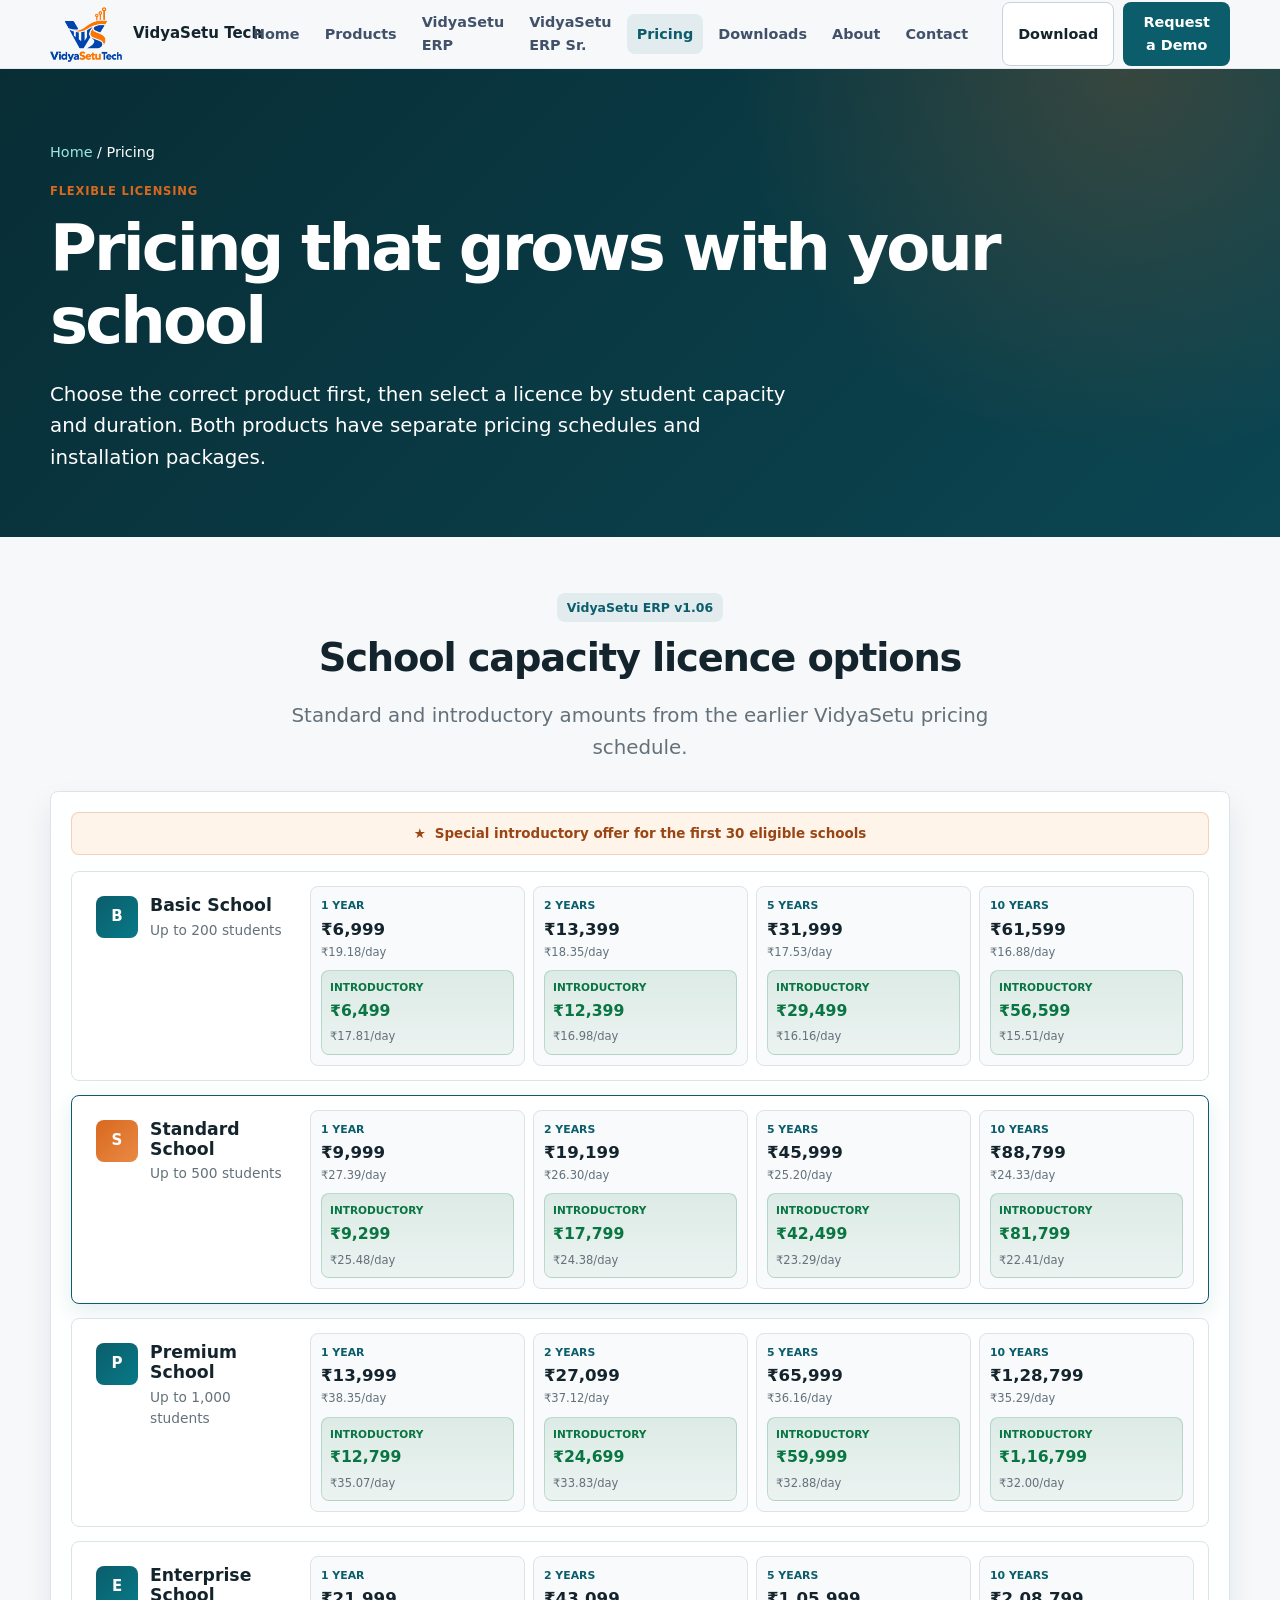
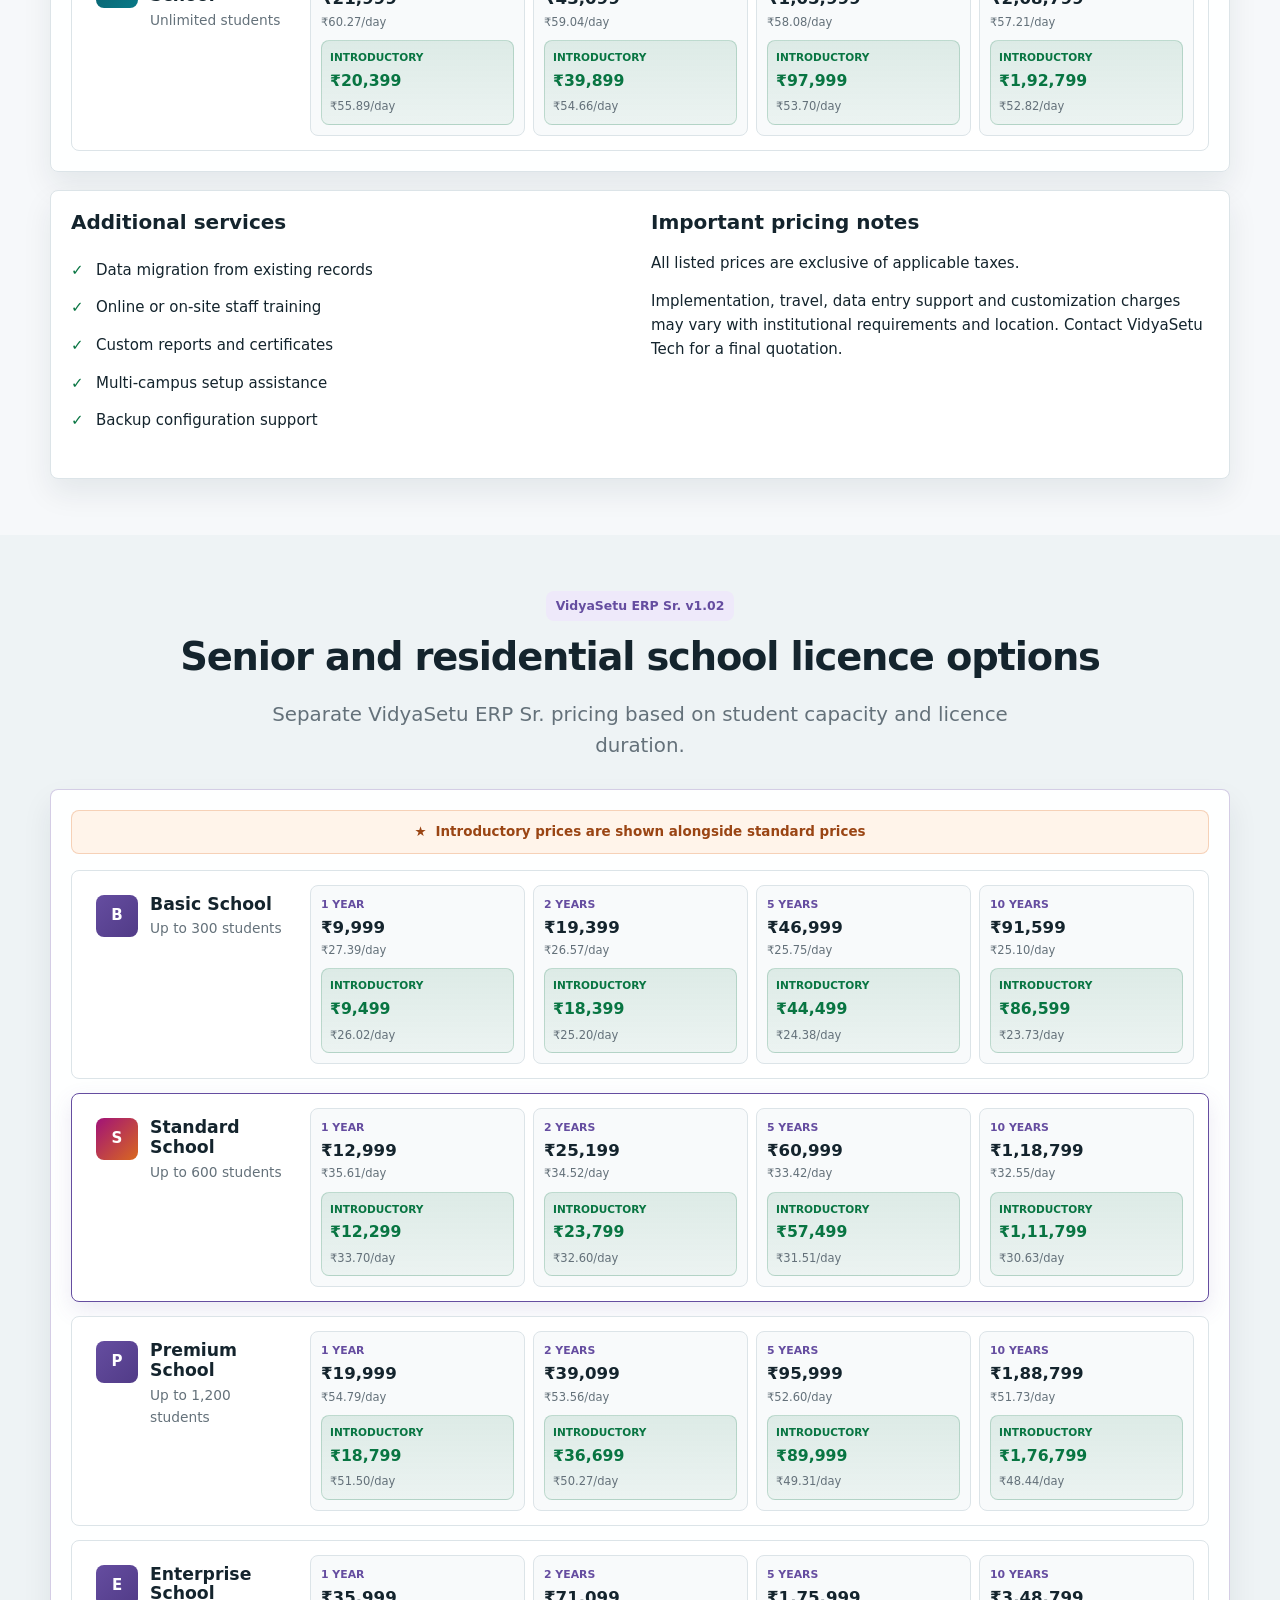
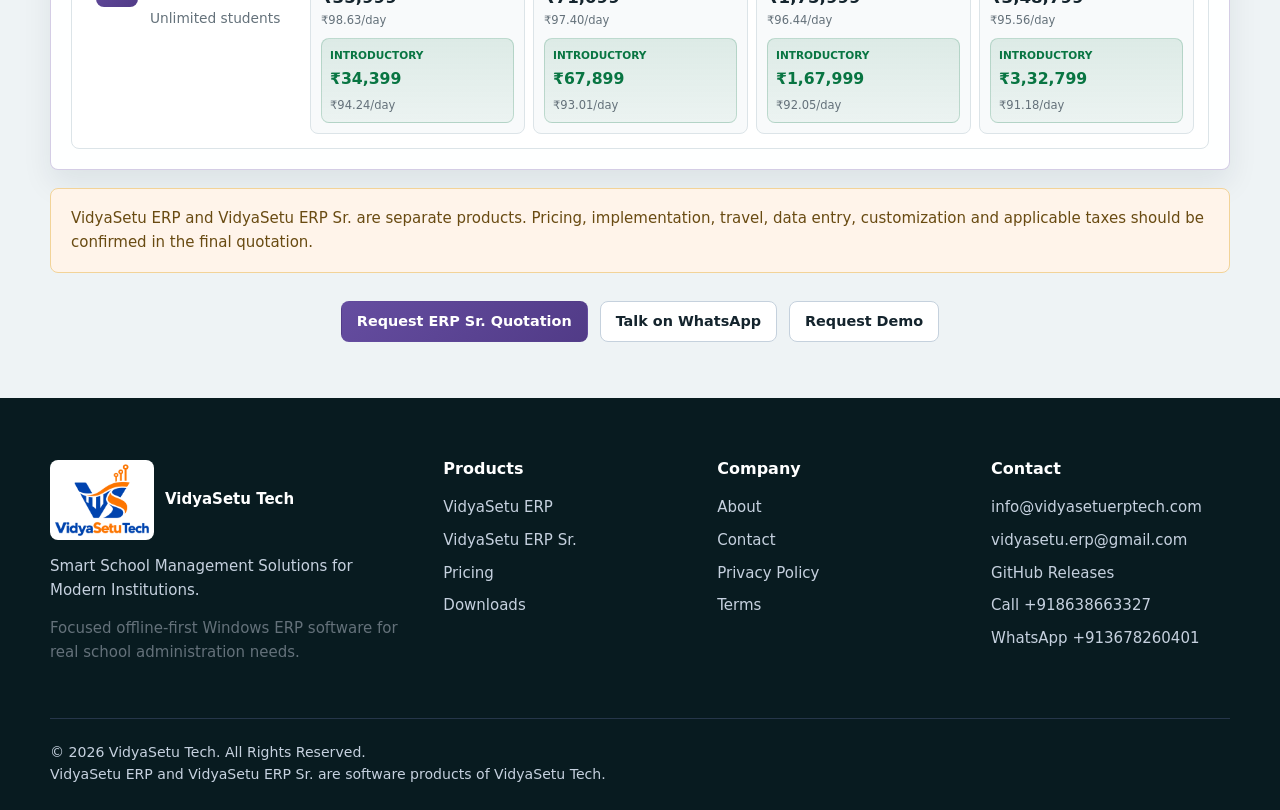
<file: pricing.html>
<!doctype html><html lang="en"><head><meta charset="utf-8"><meta name="viewport" content="width=device-width,initial-scale=1"><title>School ERP Pricing | VidyaSetu Tech</title><meta name="description" content="VidyaSetu ERP and VidyaSetu ERP Sr. licence pricing by student capacity, duration and introductory offer."><link rel="canonical" href="https://vidyasetuerptech.com/pricing.html"><meta property="og:title" content="VidyaSetu ERP Pricing"><meta property="og:description" content="School ERP licence options organized by product, student capacity and duration."><meta property="og:url" content="https://vidyasetuerptech.com/pricing.html"><meta property="og:type" content="website"><meta name="twitter:card" content="summary"><link rel="stylesheet" href="css/style.css"></head><body data-page="pricing"><div data-site-header></div><main id="main">
<section class="page-hero"><div class="container"><p class="breadcrumb"><a href="index.html">Home</a> / Pricing</p><p class="eyebrow">Flexible licensing</p><h1>Pricing that grows with your school</h1><p class="lead">Choose the correct product first, then select a licence by student capacity and duration. Both products have separate pricing schedules and installation packages.</p></div></section>
<section class="section"><div class="container"><div class="center"><span class="badge">VidyaSetu ERP v1.06</span><h2 style="margin-top:14px">School capacity licence options</h2><p class="lead">Standard and introductory amounts from the earlier VidyaSetu pricing schedule.</p></div><div class="license-board" style="margin-top:28px"><div class="license-offer-strip"><span aria-hidden="true">★</span> Special introductory offer for the first 30 eligible schools</div><div class="license-grid">
<article class="license-tier"><div class="license-tier-head"><span class="license-tier-icon">B</span><div><h3>Basic School</h3><p>Up to 200 students</p></div></div><div class="duration-grid"><div class="duration-card"><span>1 Year</span><strong>₹6,999</strong><em>₹19.18/day</em><div class="intro-price"><small>Introductory</small><b>₹6,499</b><em>₹17.81/day</em></div></div><div class="duration-card"><span>2 Years</span><strong>₹13,399</strong><em>₹18.35/day</em><div class="intro-price"><small>Introductory</small><b>₹12,399</b><em>₹16.98/day</em></div></div><div class="duration-card"><span>5 Years</span><strong>₹31,999</strong><em>₹17.53/day</em><div class="intro-price"><small>Introductory</small><b>₹29,499</b><em>₹16.16/day</em></div></div><div class="duration-card"><span>10 Years</span><strong>₹61,599</strong><em>₹16.88/day</em><div class="intro-price"><small>Introductory</small><b>₹56,599</b><em>₹15.51/day</em></div></div></div></article>
<article class="license-tier featured"><div class="license-tier-head"><span class="license-tier-icon">S</span><div><h3>Standard School</h3><p>Up to 500 students</p></div></div><div class="duration-grid"><div class="duration-card"><span>1 Year</span><strong>₹9,999</strong><em>₹27.39/day</em><div class="intro-price"><small>Introductory</small><b>₹9,299</b><em>₹25.48/day</em></div></div><div class="duration-card"><span>2 Years</span><strong>₹19,199</strong><em>₹26.30/day</em><div class="intro-price"><small>Introductory</small><b>₹17,799</b><em>₹24.38/day</em></div></div><div class="duration-card"><span>5 Years</span><strong>₹45,999</strong><em>₹25.20/day</em><div class="intro-price"><small>Introductory</small><b>₹42,499</b><em>₹23.29/day</em></div></div><div class="duration-card"><span>10 Years</span><strong>₹88,799</strong><em>₹24.33/day</em><div class="intro-price"><small>Introductory</small><b>₹81,799</b><em>₹22.41/day</em></div></div></div></article>
<article class="license-tier"><div class="license-tier-head"><span class="license-tier-icon">P</span><div><h3>Premium School</h3><p>Up to 1,000 students</p></div></div><div class="duration-grid"><div class="duration-card"><span>1 Year</span><strong>₹13,999</strong><em>₹38.35/day</em><div class="intro-price"><small>Introductory</small><b>₹12,799</b><em>₹35.07/day</em></div></div><div class="duration-card"><span>2 Years</span><strong>₹27,099</strong><em>₹37.12/day</em><div class="intro-price"><small>Introductory</small><b>₹24,699</b><em>₹33.83/day</em></div></div><div class="duration-card"><span>5 Years</span><strong>₹65,999</strong><em>₹36.16/day</em><div class="intro-price"><small>Introductory</small><b>₹59,999</b><em>₹32.88/day</em></div></div><div class="duration-card"><span>10 Years</span><strong>₹1,28,799</strong><em>₹35.29/day</em><div class="intro-price"><small>Introductory</small><b>₹1,16,799</b><em>₹32.00/day</em></div></div></div></article>
<article class="license-tier"><div class="license-tier-head"><span class="license-tier-icon">E</span><div><h3>Enterprise School</h3><p>Unlimited students</p></div></div><div class="duration-grid"><div class="duration-card"><span>1 Year</span><strong>₹21,999</strong><em>₹60.27/day</em><div class="intro-price"><small>Introductory</small><b>₹20,399</b><em>₹55.89/day</em></div></div><div class="duration-card"><span>2 Years</span><strong>₹43,099</strong><em>₹59.04/day</em><div class="intro-price"><small>Introductory</small><b>₹39,899</b><em>₹54.66/day</em></div></div><div class="duration-card"><span>5 Years</span><strong>₹1,05,999</strong><em>₹58.08/day</em><div class="intro-price"><small>Introductory</small><b>₹97,999</b><em>₹53.70/day</em></div></div><div class="duration-card"><span>10 Years</span><strong>₹2,08,799</strong><em>₹57.21/day</em><div class="intro-price"><small>Introductory</small><b>₹1,92,799</b><em>₹52.82/day</em></div></div></div></article>
</div></div><div class="pricing-details"><div><h3>Additional services</h3><ul class="clean-list"><li>Data migration from existing records</li><li>Online or on-site staff training</li><li>Custom reports and certificates</li><li>Multi-campus setup assistance</li><li>Backup configuration support</li></ul></div><div><h3>Important pricing notes</h3><p>All listed prices are exclusive of applicable taxes.</p><p>Implementation, travel, data entry support and customization charges may vary with institutional requirements and location. Contact VidyaSetu Tech for a final quotation.</p></div></div></div></section>
<section class="section surface"><div class="container"><div class="center"><span class="badge sr">VidyaSetu ERP Sr. v1.02</span><h2 style="margin-top:14px">Senior and residential school licence options</h2><p class="lead">Separate VidyaSetu ERP Sr. pricing based on student capacity and licence duration.</p></div><div class="license-board sr" style="margin-top:28px"><div class="license-offer-strip"><span aria-hidden="true">★</span> Introductory prices are shown alongside standard prices</div><div class="license-grid">
<article class="license-tier"><div class="license-tier-head"><span class="license-tier-icon">B</span><div><h3>Basic School</h3><p>Up to 300 students</p></div></div><div class="duration-grid"><div class="duration-card"><span>1 Year</span><strong>₹9,999</strong><em>₹27.39/day</em><div class="intro-price"><small>Introductory</small><b>₹9,499</b><em>₹26.02/day</em></div></div><div class="duration-card"><span>2 Years</span><strong>₹19,399</strong><em>₹26.57/day</em><div class="intro-price"><small>Introductory</small><b>₹18,399</b><em>₹25.20/day</em></div></div><div class="duration-card"><span>5 Years</span><strong>₹46,999</strong><em>₹25.75/day</em><div class="intro-price"><small>Introductory</small><b>₹44,499</b><em>₹24.38/day</em></div></div><div class="duration-card"><span>10 Years</span><strong>₹91,599</strong><em>₹25.10/day</em><div class="intro-price"><small>Introductory</small><b>₹86,599</b><em>₹23.73/day</em></div></div></div></article>
<article class="license-tier featured"><div class="license-tier-head"><span class="license-tier-icon">S</span><div><h3>Standard School</h3><p>Up to 600 students</p></div></div><div class="duration-grid"><div class="duration-card"><span>1 Year</span><strong>₹12,999</strong><em>₹35.61/day</em><div class="intro-price"><small>Introductory</small><b>₹12,299</b><em>₹33.70/day</em></div></div><div class="duration-card"><span>2 Years</span><strong>₹25,199</strong><em>₹34.52/day</em><div class="intro-price"><small>Introductory</small><b>₹23,799</b><em>₹32.60/day</em></div></div><div class="duration-card"><span>5 Years</span><strong>₹60,999</strong><em>₹33.42/day</em><div class="intro-price"><small>Introductory</small><b>₹57,499</b><em>₹31.51/day</em></div></div><div class="duration-card"><span>10 Years</span><strong>₹1,18,799</strong><em>₹32.55/day</em><div class="intro-price"><small>Introductory</small><b>₹1,11,799</b><em>₹30.63/day</em></div></div></div></article>
<article class="license-tier"><div class="license-tier-head"><span class="license-tier-icon">P</span><div><h3>Premium School</h3><p>Up to 1,200 students</p></div></div><div class="duration-grid"><div class="duration-card"><span>1 Year</span><strong>₹19,999</strong><em>₹54.79/day</em><div class="intro-price"><small>Introductory</small><b>₹18,799</b><em>₹51.50/day</em></div></div><div class="duration-card"><span>2 Years</span><strong>₹39,099</strong><em>₹53.56/day</em><div class="intro-price"><small>Introductory</small><b>₹36,699</b><em>₹50.27/day</em></div></div><div class="duration-card"><span>5 Years</span><strong>₹95,999</strong><em>₹52.60/day</em><div class="intro-price"><small>Introductory</small><b>₹89,999</b><em>₹49.31/day</em></div></div><div class="duration-card"><span>10 Years</span><strong>₹1,88,799</strong><em>₹51.73/day</em><div class="intro-price"><small>Introductory</small><b>₹1,76,799</b><em>₹48.44/day</em></div></div></div></article>
<article class="license-tier"><div class="license-tier-head"><span class="license-tier-icon">E</span><div><h3>Enterprise School</h3><p>Unlimited students</p></div></div><div class="duration-grid"><div class="duration-card"><span>1 Year</span><strong>₹35,999</strong><em>₹98.63/day</em><div class="intro-price"><small>Introductory</small><b>₹34,399</b><em>₹94.24/day</em></div></div><div class="duration-card"><span>2 Years</span><strong>₹71,099</strong><em>₹97.40/day</em><div class="intro-price"><small>Introductory</small><b>₹67,899</b><em>₹93.01/day</em></div></div><div class="duration-card"><span>5 Years</span><strong>₹1,75,999</strong><em>₹96.44/day</em><div class="intro-price"><small>Introductory</small><b>₹1,67,999</b><em>₹92.05/day</em></div></div><div class="duration-card"><span>10 Years</span><strong>₹3,48,799</strong><em>₹95.56/day</em><div class="intro-price"><small>Introductory</small><b>₹3,32,799</b><em>₹91.18/day</em></div></div></div></article>
</div></div><div class="notice" style="margin-top:18px">VidyaSetu ERP and VidyaSetu ERP Sr. are separate products. Pricing, implementation, travel, data entry, customization and applicable taxes should be confirmed in the final quotation.</div><div class="hero-actions" style="justify-content:center"><a class="btn btn-indigo" href="contact.html#quotation">Request ERP Sr. Quotation</a><a class="btn btn-outline" data-whatsapp-link href="#">Talk on WhatsApp</a><a class="btn btn-outline" href="contact.html#demo">Request Demo</a></div></div></section>
</main><div data-site-footer></div><script src="js/script.js"></script></body></html>
</file>
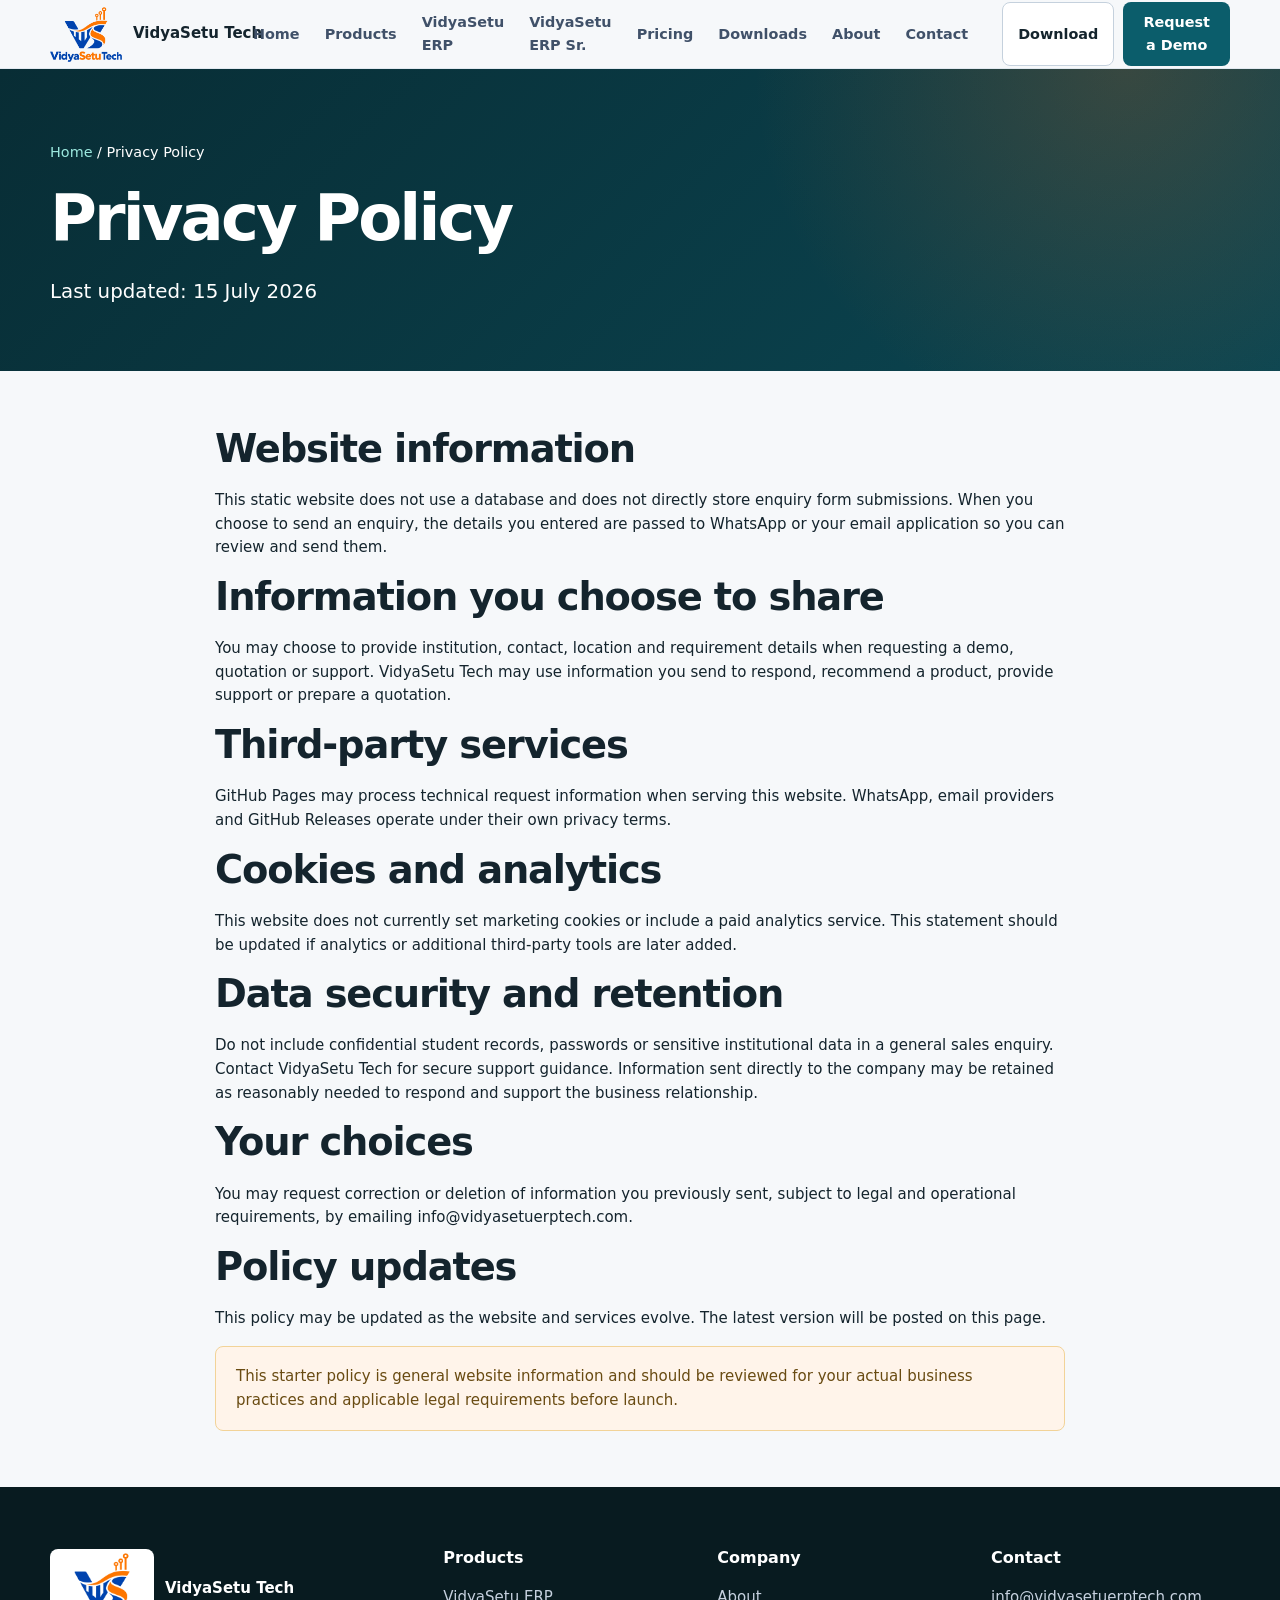
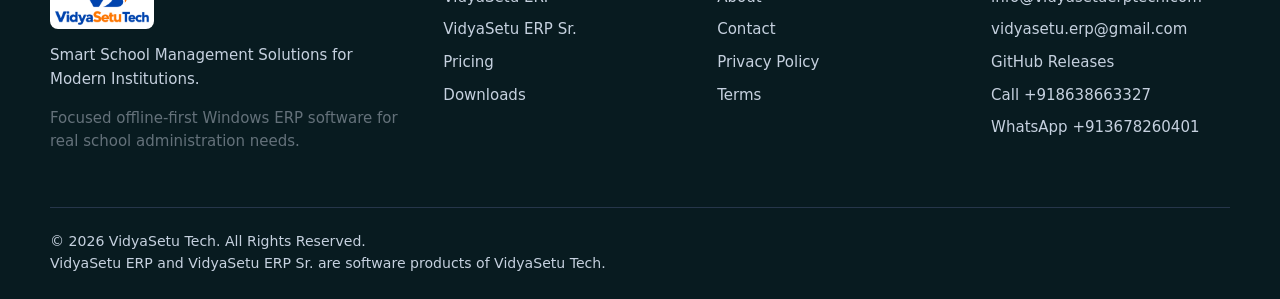
<file: privacy-policy.html>
<!doctype html><html lang="en"><head><meta charset="utf-8"><meta name="viewport" content="width=device-width,initial-scale=1"><title>Privacy Policy | VidyaSetu Tech</title><meta name="description" content="Privacy information for the VidyaSetu Tech website and enquiry tools."><link rel="canonical" href="https://vidyasetuerptech.com/privacy-policy.html"><meta name="robots" content="index,follow"><link rel="stylesheet" href="css/style.css"></head><body><div data-site-header></div><main id="main"><section class="page-hero"><div class="container"><p class="breadcrumb"><a href="index.html">Home</a> / Privacy Policy</p><h1>Privacy Policy</h1><p class="lead">Last updated: 15 July 2026</p></div></section><section class="section"><div class="container" style="max-width:850px"><h2>Website information</h2><p>This static website does not use a database and does not directly store enquiry form submissions. When you choose to send an enquiry, the details you entered are passed to WhatsApp or your email application so you can review and send them.</p><h2>Information you choose to share</h2><p>You may choose to provide institution, contact, location and requirement details when requesting a demo, quotation or support. VidyaSetu Tech may use information you send to respond, recommend a product, provide support or prepare a quotation.</p><h2>Third-party services</h2><p>GitHub Pages may process technical request information when serving this website. WhatsApp, email providers and GitHub Releases operate under their own privacy terms.</p><h2>Cookies and analytics</h2><p>This website does not currently set marketing cookies or include a paid analytics service. This statement should be updated if analytics or additional third-party tools are later added.</p><h2>Data security and retention</h2><p>Do not include confidential student records, passwords or sensitive institutional data in a general sales enquiry. Contact VidyaSetu Tech for secure support guidance. Information sent directly to the company may be retained as reasonably needed to respond and support the business relationship.</p><h2>Your choices</h2><p>You may request correction or deletion of information you previously sent, subject to legal and operational requirements, by emailing <a href="mailto:info@vidyasetuerptech.com">info@vidyasetuerptech.com</a>.</p><h2>Policy updates</h2><p>This policy may be updated as the website and services evolve. The latest version will be posted on this page.</p><div class="notice">This starter policy is general website information and should be reviewed for your actual business practices and applicable legal requirements before launch.</div></div></section></main><div data-site-footer></div><script src="js/script.js"></script></body></html>
</file>
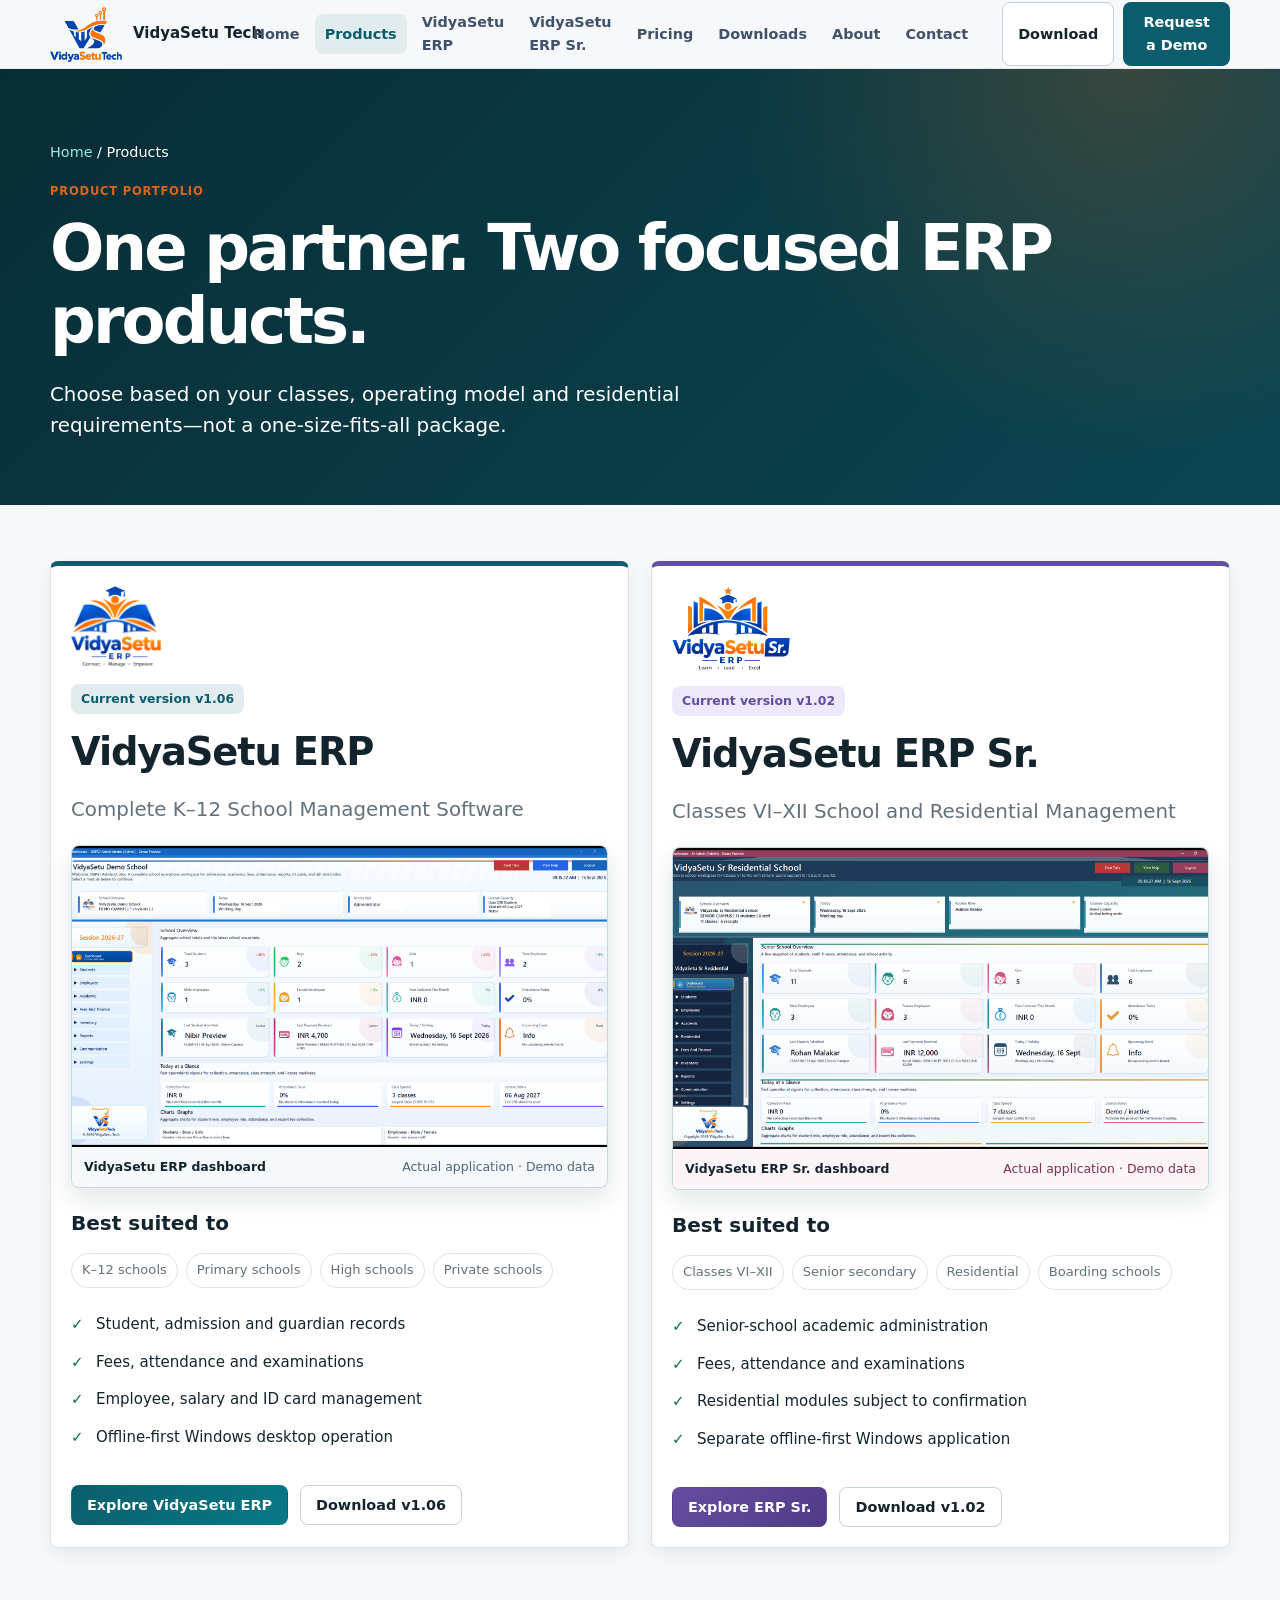
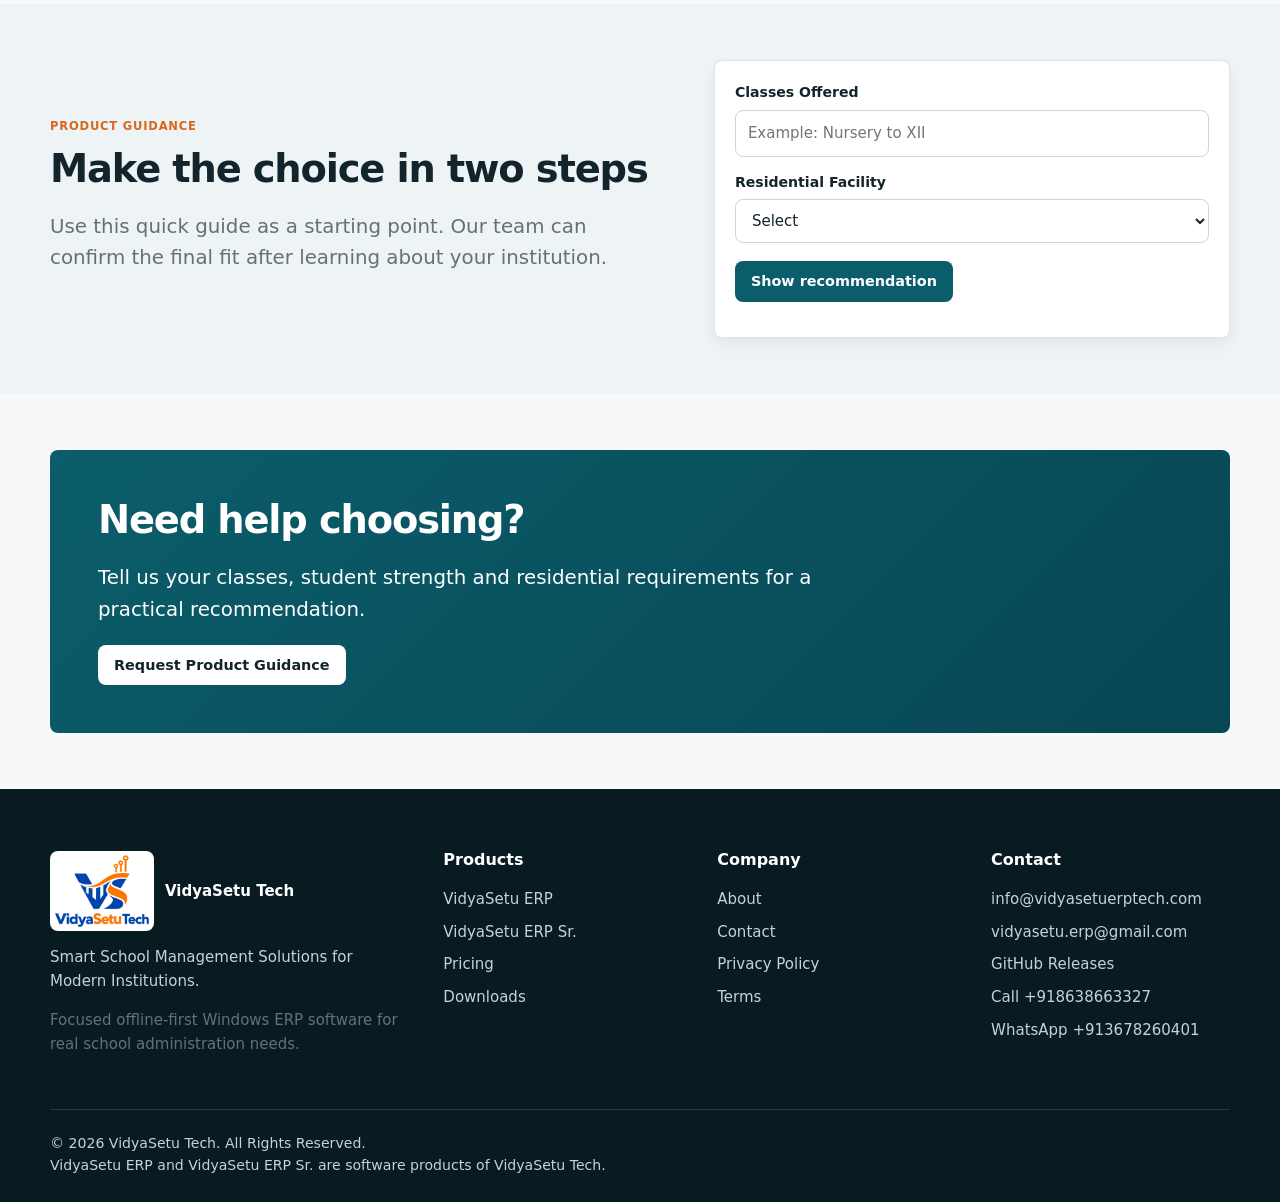
<file: products.html>
<!doctype html><html lang="en"><head><meta charset="utf-8"><meta name="viewport" content="width=device-width,initial-scale=1"><title>School ERP Products | VidyaSetu Tech</title><meta name="description" content="Compare VidyaSetu ERP for K–12 schools and VidyaSetu ERP Sr. for Classes VI–XII residential schools."><link rel="canonical" href="https://vidyasetuerptech.com/products.html"><meta property="og:title" content="VidyaSetu School ERP Products"><meta property="og:description" content="Two separate offline-first School ERP products for different institutional models."><meta property="og:url" content="https://vidyasetuerptech.com/products.html"><meta property="og:type" content="website"><meta name="twitter:card" content="summary"><link rel="stylesheet" href="css/style.css"></head><body data-page="products"><div data-site-header></div><main id="main"><section class="page-hero"><div class="container"><p class="breadcrumb"><a href="index.html">Home</a> / Products</p><p class="eyebrow">Product portfolio</p><h1>One partner. Two focused ERP products.</h1><p class="lead">Choose based on your classes, operating model and residential requirements—not a one-size-fits-all package.</p></div></section><section class="section"><div class="container"><div class="grid grid-2"><article class="card product-card erp"><span class="badge">Current version v1.06</span><h2 style="margin-top:16px">VidyaSetu ERP</h2><p class="lead">Complete K–12 School Management Software</p><div class="placeholder">Replace with VidyaSetu ERP dashboard screenshot<br><small>Recommended: 1600 × 900 JPG</small></div><h3 style="margin-top:24px">Best suited to</h3><div class="pill-row"><span class="pill">K–12 schools</span><span class="pill">Primary schools</span><span class="pill">High schools</span><span class="pill">Private schools</span></div><ul class="clean-list"><li>Student, admission and guardian records</li><li>Fees, attendance and examinations</li><li>Employee, salary and ID card management</li><li>Offline-first Windows desktop operation</li></ul><div class="card-actions"><a class="btn btn-blue" href="vidyasetu-erp.html">Explore VidyaSetu ERP</a><a class="btn btn-outline" data-download="vidyasetuErp" href="#">Download v1.06</a></div></article><article class="card product-card sr"><span class="badge sr">Current version v1.02</span><h2 style="margin-top:16px">VidyaSetu ERP Sr.</h2><p class="lead">Classes VI–XII School and Residential Management</p><div class="placeholder sr">Replace with VidyaSetu ERP Sr. dashboard screenshot<br><small>Recommended: 1600 × 900 JPG</small></div><h3 style="margin-top:24px">Best suited to</h3><div class="pill-row"><span class="pill">Classes VI–XII</span><span class="pill">Senior secondary</span><span class="pill">Residential</span><span class="pill">Boarding schools</span></div><ul class="clean-list"><li>Senior-school academic administration</li><li>Fees, attendance and examinations</li><li>Residential modules subject to confirmation</li><li>Separate offline-first Windows application</li></ul><div class="card-actions"><a class="btn btn-indigo" href="vidyasetu-sr-erp.html">Explore ERP Sr.</a><a class="btn btn-outline" data-download="vidyasetuSrErp" href="#">Download v1.02</a></div></article></div></div></section><section class="section surface"><div class="container two-col"><div><p class="eyebrow">Product guidance</p><h2>Make the choice in two steps</h2><p class="lead">Use this quick guide as a starting point. Our team can confirm the final fit after learning about your institution.</p></div><form class="card" data-product-helper><div class="field"><label for="classes">Classes Offered</label><input id="classes" name="Classes Offered" placeholder="Example: Nursery to XII" required></div><div class="field" style="margin-top:14px"><label for="residential">Residential Facility</label><select id="residential" name="Residential Facility" required><option value="">Select</option><option>Yes</option><option>No</option></select></div><button class="btn btn-primary" style="margin-top:18px" type="submit">Show recommendation</button><p class="form-status" aria-live="polite"></p></form></div></section><section class="section"><div class="container"><div class="cta"><h2>Need help choosing?</h2><p class="lead">Tell us your classes, student strength and residential requirements for a practical recommendation.</p><a class="btn btn-light" href="contact.html#guidance">Request Product Guidance</a></div></div></section></main><div data-site-footer></div><script src="js/script.js"></script></body></html>
</file>
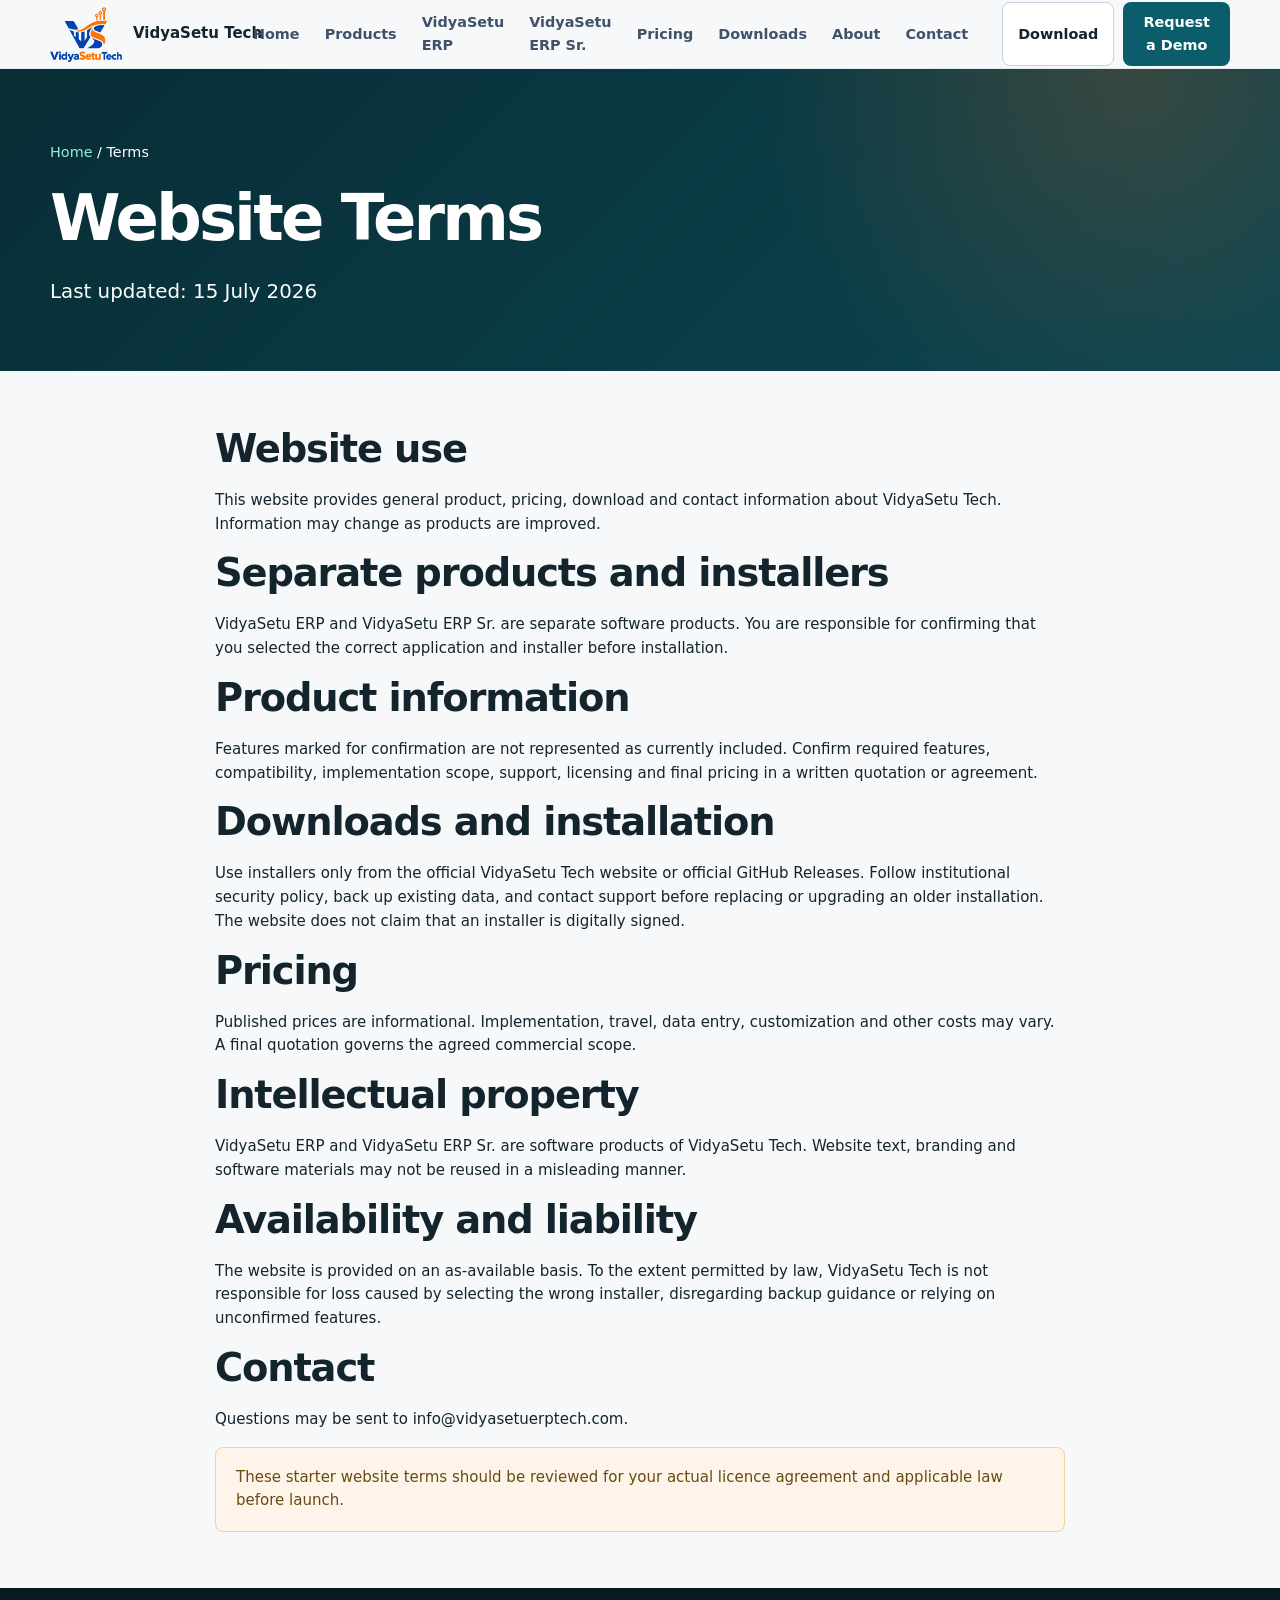
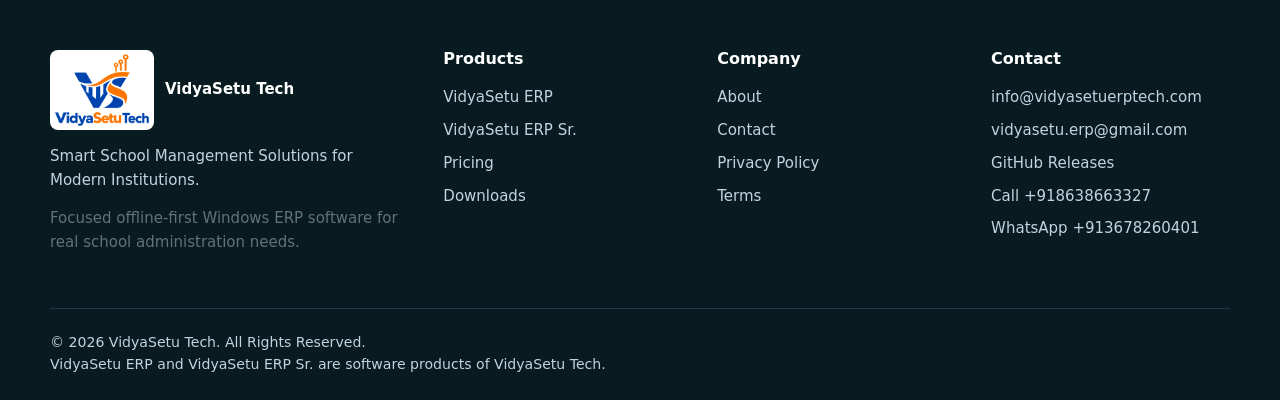
<file: terms.html>
<!doctype html><html lang="en"><head><meta charset="utf-8"><meta name="viewport" content="width=device-width,initial-scale=1"><title>Website Terms | VidyaSetu Tech</title><meta name="description" content="Terms for using the VidyaSetu Tech website and downloading product installers."><link rel="canonical" href="https://vidyasetuerptech.com/terms.html"><meta name="robots" content="index,follow"><link rel="stylesheet" href="css/style.css"></head><body><div data-site-header></div><main id="main"><section class="page-hero"><div class="container"><p class="breadcrumb"><a href="index.html">Home</a> / Terms</p><h1>Website Terms</h1><p class="lead">Last updated: 15 July 2026</p></div></section><section class="section"><div class="container" style="max-width:850px"><h2>Website use</h2><p>This website provides general product, pricing, download and contact information about VidyaSetu Tech. Information may change as products are improved.</p><h2>Separate products and installers</h2><p>VidyaSetu ERP and VidyaSetu ERP Sr. are separate software products. You are responsible for confirming that you selected the correct application and installer before installation.</p><h2>Product information</h2><p>Features marked for confirmation are not represented as currently included. Confirm required features, compatibility, implementation scope, support, licensing and final pricing in a written quotation or agreement.</p><h2>Downloads and installation</h2><p>Use installers only from the official VidyaSetu Tech website or official GitHub Releases. Follow institutional security policy, back up existing data, and contact support before replacing or upgrading an older installation. The website does not claim that an installer is digitally signed.</p><h2>Pricing</h2><p>Published prices are informational. Implementation, travel, data entry, customization and other costs may vary. A final quotation governs the agreed commercial scope.</p><h2>Intellectual property</h2><p>VidyaSetu ERP and VidyaSetu ERP Sr. are software products of VidyaSetu Tech. Website text, branding and software materials may not be reused in a misleading manner.</p><h2>Availability and liability</h2><p>The website is provided on an as-available basis. To the extent permitted by law, VidyaSetu Tech is not responsible for loss caused by selecting the wrong installer, disregarding backup guidance or relying on unconfirmed features.</p><h2>Contact</h2><p>Questions may be sent to <a href="mailto:info@vidyasetuerptech.com">info@vidyasetuerptech.com</a>.</p><div class="notice">These starter website terms should be reviewed for your actual licence agreement and applicable law before launch.</div></div></section></main><div data-site-footer></div><script src="js/script.js"></script></body></html>
</file>
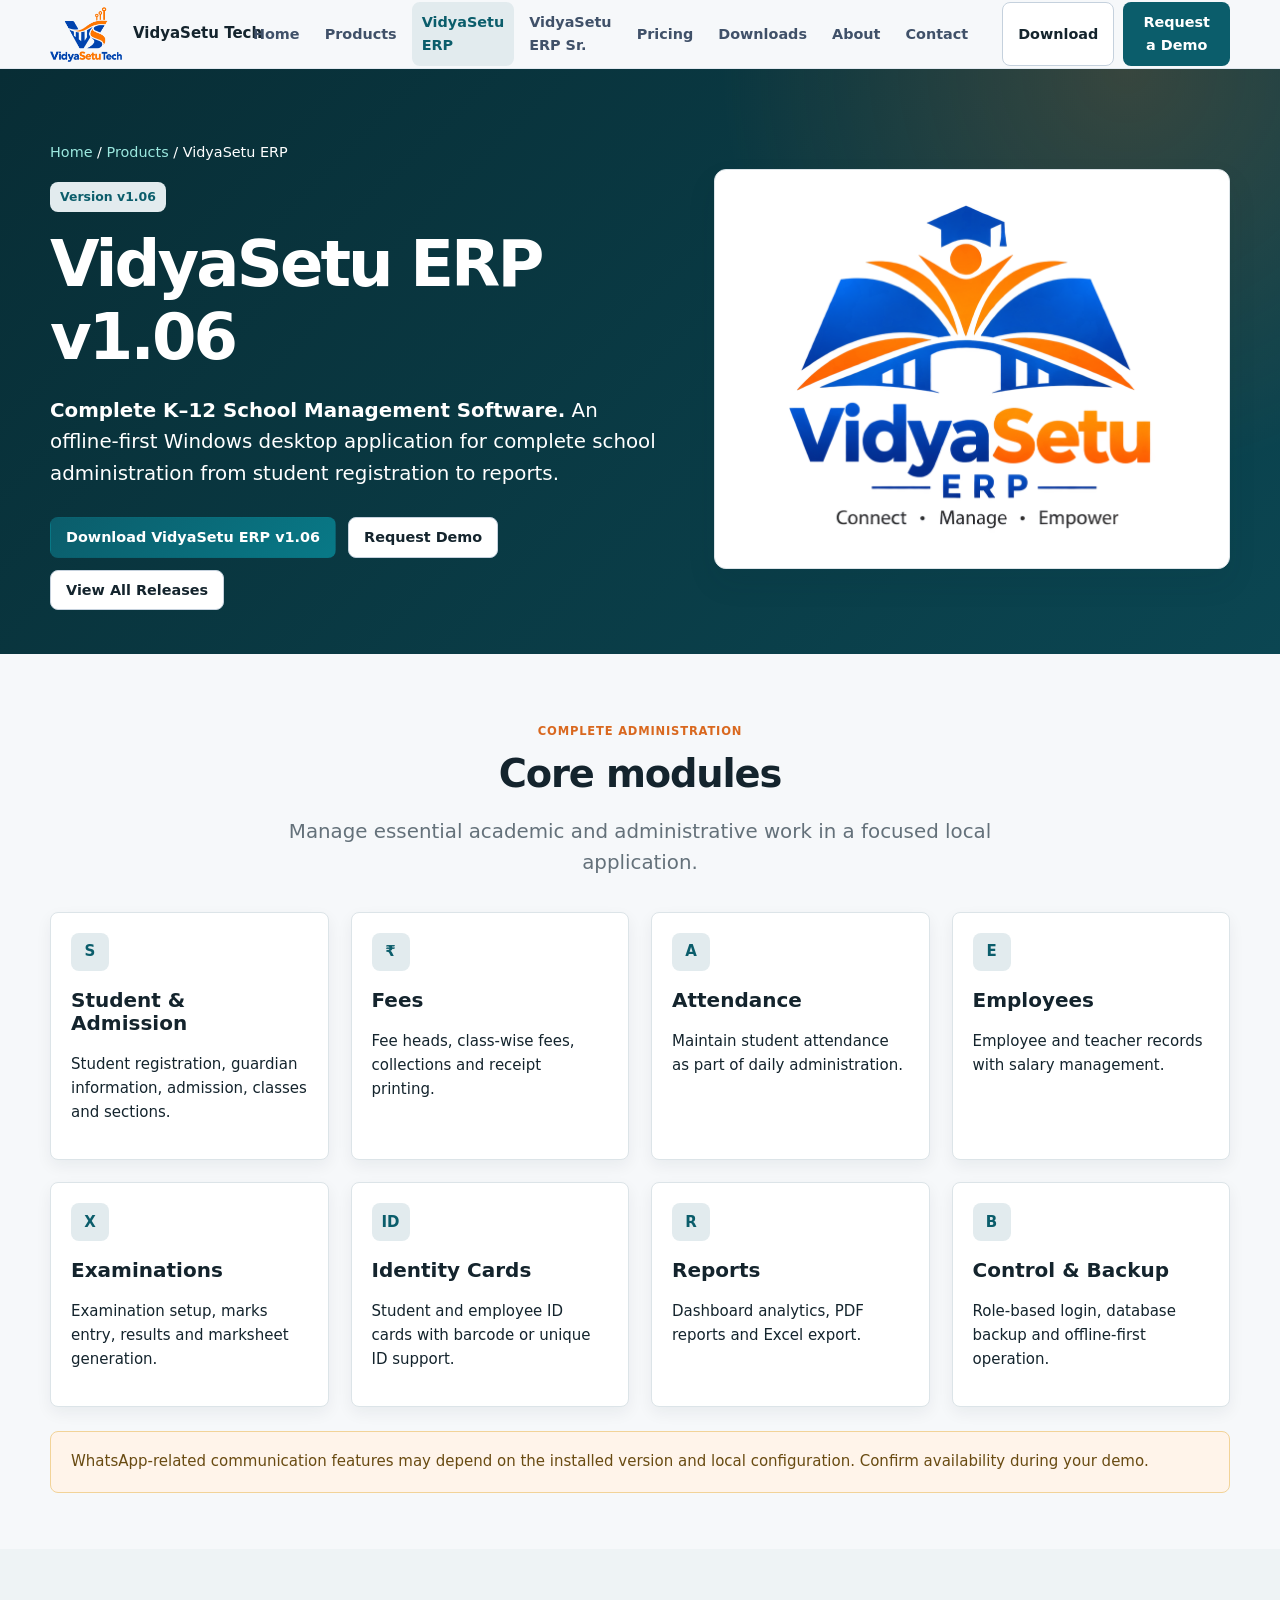
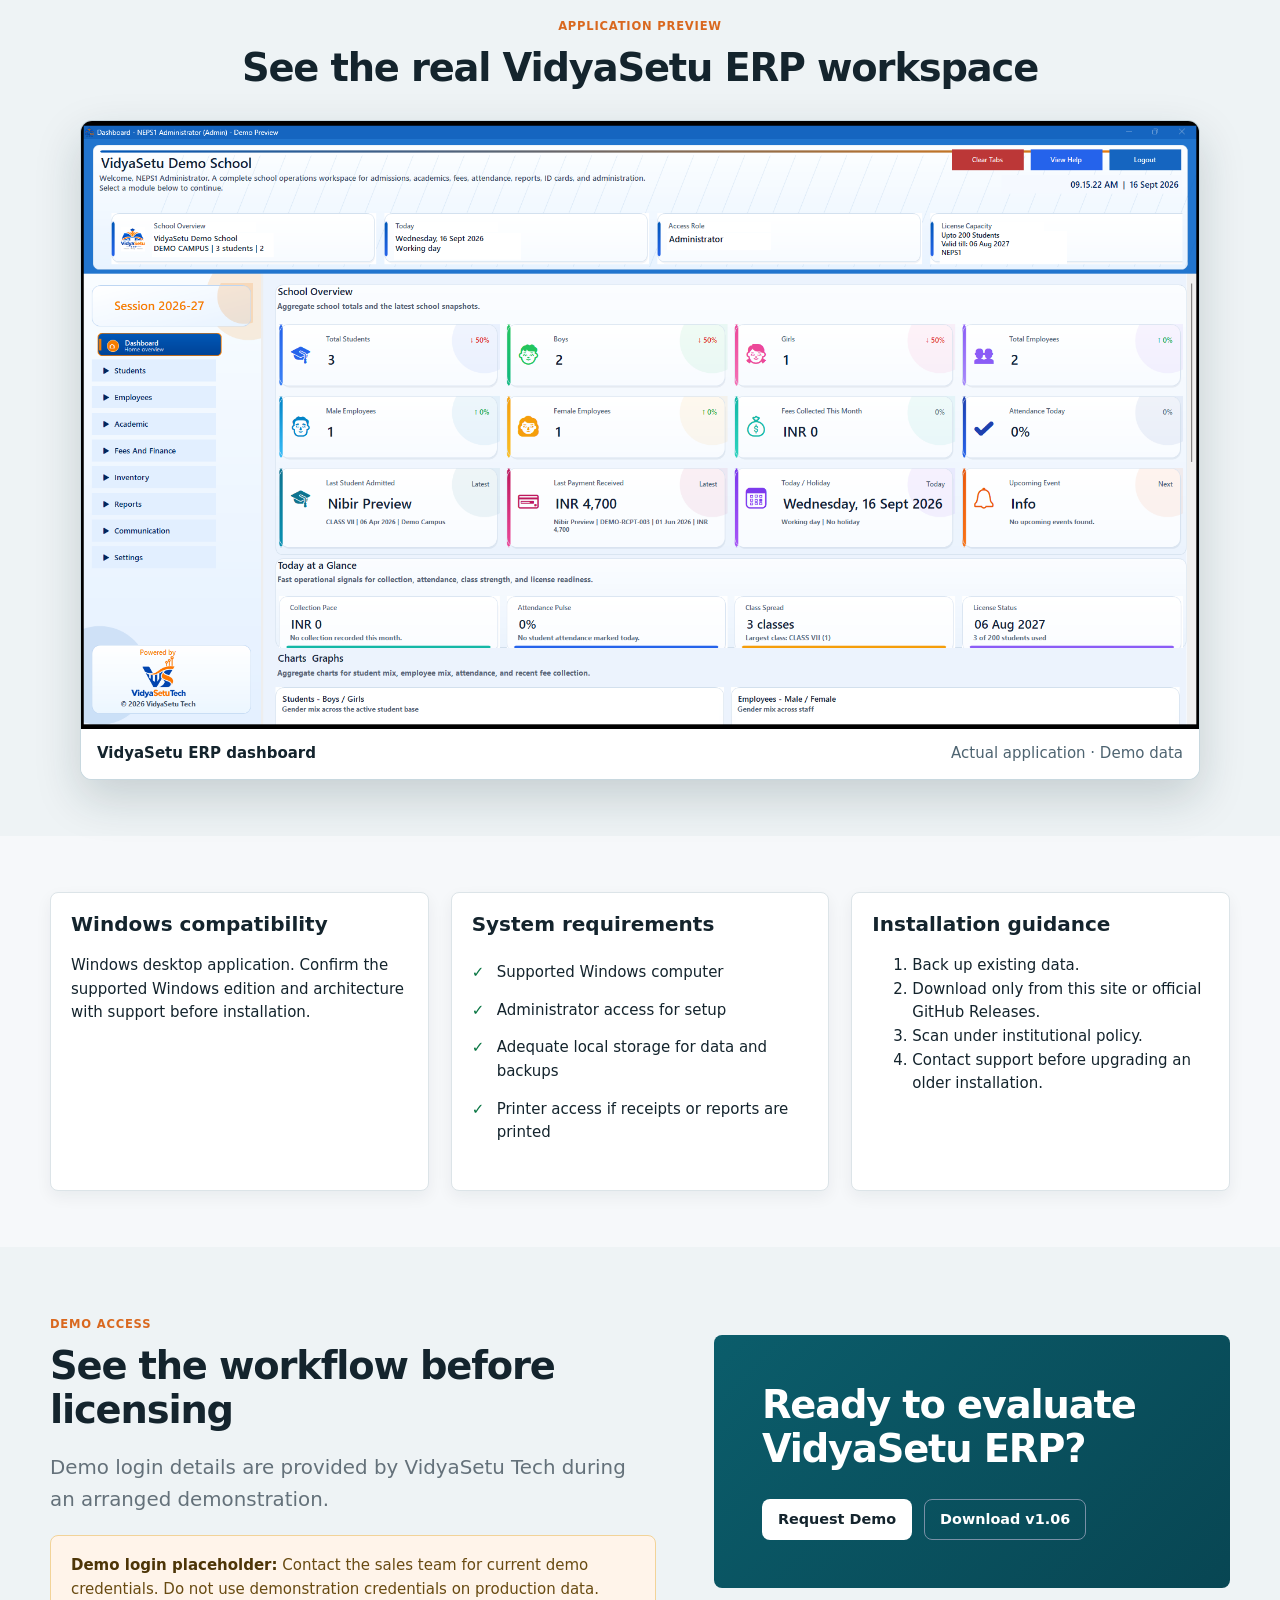
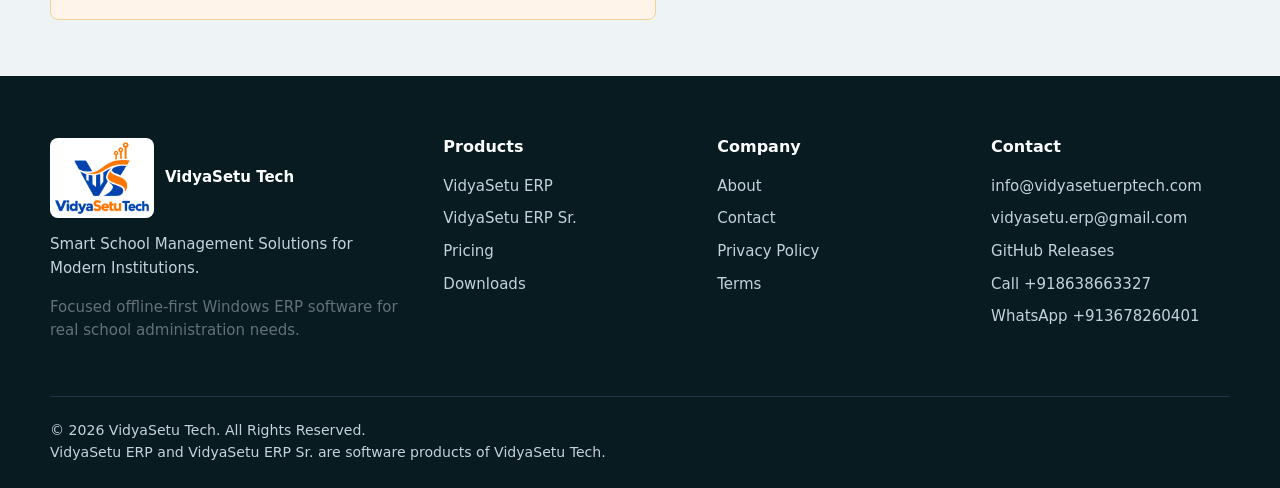
<file: vidyasetu-erp.html>
<!doctype html><html lang="en"><head><meta charset="utf-8"><meta name="viewport" content="width=device-width,initial-scale=1"><title>VidyaSetu ERP v1.06 | K–12 School Management Software</title><meta name="description" content="Offline-first Windows K–12 School ERP for student records, fees, attendance, examinations, employees and reports."><link rel="canonical" href="https://vidyasetuerptech.com/vidyasetu-erp.html"><meta property="og:title" content="VidyaSetu ERP v1.06"><meta property="og:description" content="Complete K–12 School Management Software."><meta property="og:url" content="https://vidyasetuerptech.com/vidyasetu-erp.html"><meta property="og:type" content="product"><meta name="twitter:card" content="summary"><link rel="stylesheet" href="css/style.css"><script type="application/ld+json">{"@context":"https://schema.org","@type":"SoftwareApplication","name":"VidyaSetu ERP","softwareVersion":"1.06","applicationCategory":"BusinessApplication","operatingSystem":"Windows","description":"Offline-first K-12 School Management Software","offers":{"@type":"Offer","price":"9999","priceCurrency":"INR"}}</script></head><body data-page="erp"><div data-site-header></div><main id="main"><section class="page-hero"><div class="container hero-grid"><div><p class="breadcrumb"><a href="index.html">Home</a> / <a href="products.html">Products</a> / VidyaSetu ERP</p><span class="badge">Version v1.06</span><h1 style="margin-top:16px">VidyaSetu ERP v1.06</h1><p class="lead"><strong>Complete K–12 School Management Software.</strong> An offline-first Windows desktop application for complete school administration from student registration to reports.</p><div class="hero-actions"><a class="btn btn-blue" href="#" data-download="vidyasetuErp">Download VidyaSetu ERP v1.06</a><a class="btn btn-outline" href="contact.html#demo">Request Demo</a><a class="btn btn-outline" target="_blank" rel="noopener" href="https://github.com/vidyasetuerp-alt/vidyasetu-erp-website/releases">View All Releases</a></div></div><div class="placeholder">VidyaSetu ERP application screenshot placeholder</div></div></section>
<section class="section"><div class="container"><div class="center"><p class="eyebrow">Complete administration</p><h2>Core modules</h2><p class="lead">Manage essential academic and administrative work in a focused local application.</p></div><div class="grid grid-4" style="margin-top:34px"><article class="card"><div class="feature-icon">S</div><h3>Student & Admission</h3><p>Student registration, guardian information, admission, classes and sections.</p></article><article class="card"><div class="feature-icon">₹</div><h3>Fees</h3><p>Fee heads, class-wise fees, collections and receipt printing.</p></article><article class="card"><div class="feature-icon">A</div><h3>Attendance</h3><p>Maintain student attendance as part of daily administration.</p></article><article class="card"><div class="feature-icon">E</div><h3>Employees</h3><p>Employee and teacher records with salary management.</p></article><article class="card"><div class="feature-icon">X</div><h3>Examinations</h3><p>Examination setup, marks entry, results and marksheet generation.</p></article><article class="card"><div class="feature-icon">ID</div><h3>Identity Cards</h3><p>Student and employee ID cards with barcode or unique ID support.</p></article><article class="card"><div class="feature-icon">R</div><h3>Reports</h3><p>Dashboard analytics, PDF reports and Excel export.</p></article><article class="card"><div class="feature-icon">B</div><h3>Control & Backup</h3><p>Role-based login, database backup and offline-first operation.</p></article></div><div class="notice" style="margin-top:24px">WhatsApp-related communication features may depend on the installed version and local configuration. Confirm availability during your demo.</div></div></section>
<section class="section surface"><div class="container"><div class="center"><p class="eyebrow">Application preview</p><h2>Screenshot gallery</h2></div><div class="grid grid-3" style="margin-top:30px"><div class="placeholder">Dashboard screenshot</div><div class="placeholder">Student records screenshot</div><div class="placeholder">Fees and reports screenshot</div></div></div></section>
<section class="section"><div class="container grid grid-3"><article class="card"><h3>Windows compatibility</h3><p>Windows desktop application. Confirm the supported Windows edition and architecture with support before installation.</p></article><article class="card"><h3>System requirements</h3><ul class="clean-list"><li>Supported Windows computer</li><li>Administrator access for setup</li><li>Adequate local storage for data and backups</li><li>Printer access if receipts or reports are printed</li></ul></article><article class="card"><h3>Installation guidance</h3><ol><li>Back up existing data.</li><li>Download only from this site or official GitHub Releases.</li><li>Scan under institutional policy.</li><li>Contact support before upgrading an older installation.</li></ol></article></div></section>
<section class="section surface"><div class="container two-col"><div><p class="eyebrow">Demo access</p><h2>See the workflow before licensing</h2><p class="lead">Demo login details are provided by VidyaSetu Tech during an arranged demonstration.</p><div class="notice"><strong>Demo login placeholder:</strong> Contact the sales team for current demo credentials. Do not use demonstration credentials on production data.</div></div><div class="cta"><h2>Ready to evaluate VidyaSetu ERP?</h2><div class="hero-actions"><a class="btn btn-light" href="contact.html#demo">Request Demo</a><a class="btn btn-outline" style="color:#fff;border-color:#7890a6;background:transparent" href="#" data-download="vidyasetuErp">Download v1.06</a></div></div></div></section></main><div data-site-footer></div><script src="js/script.js"></script></body></html>
</file>
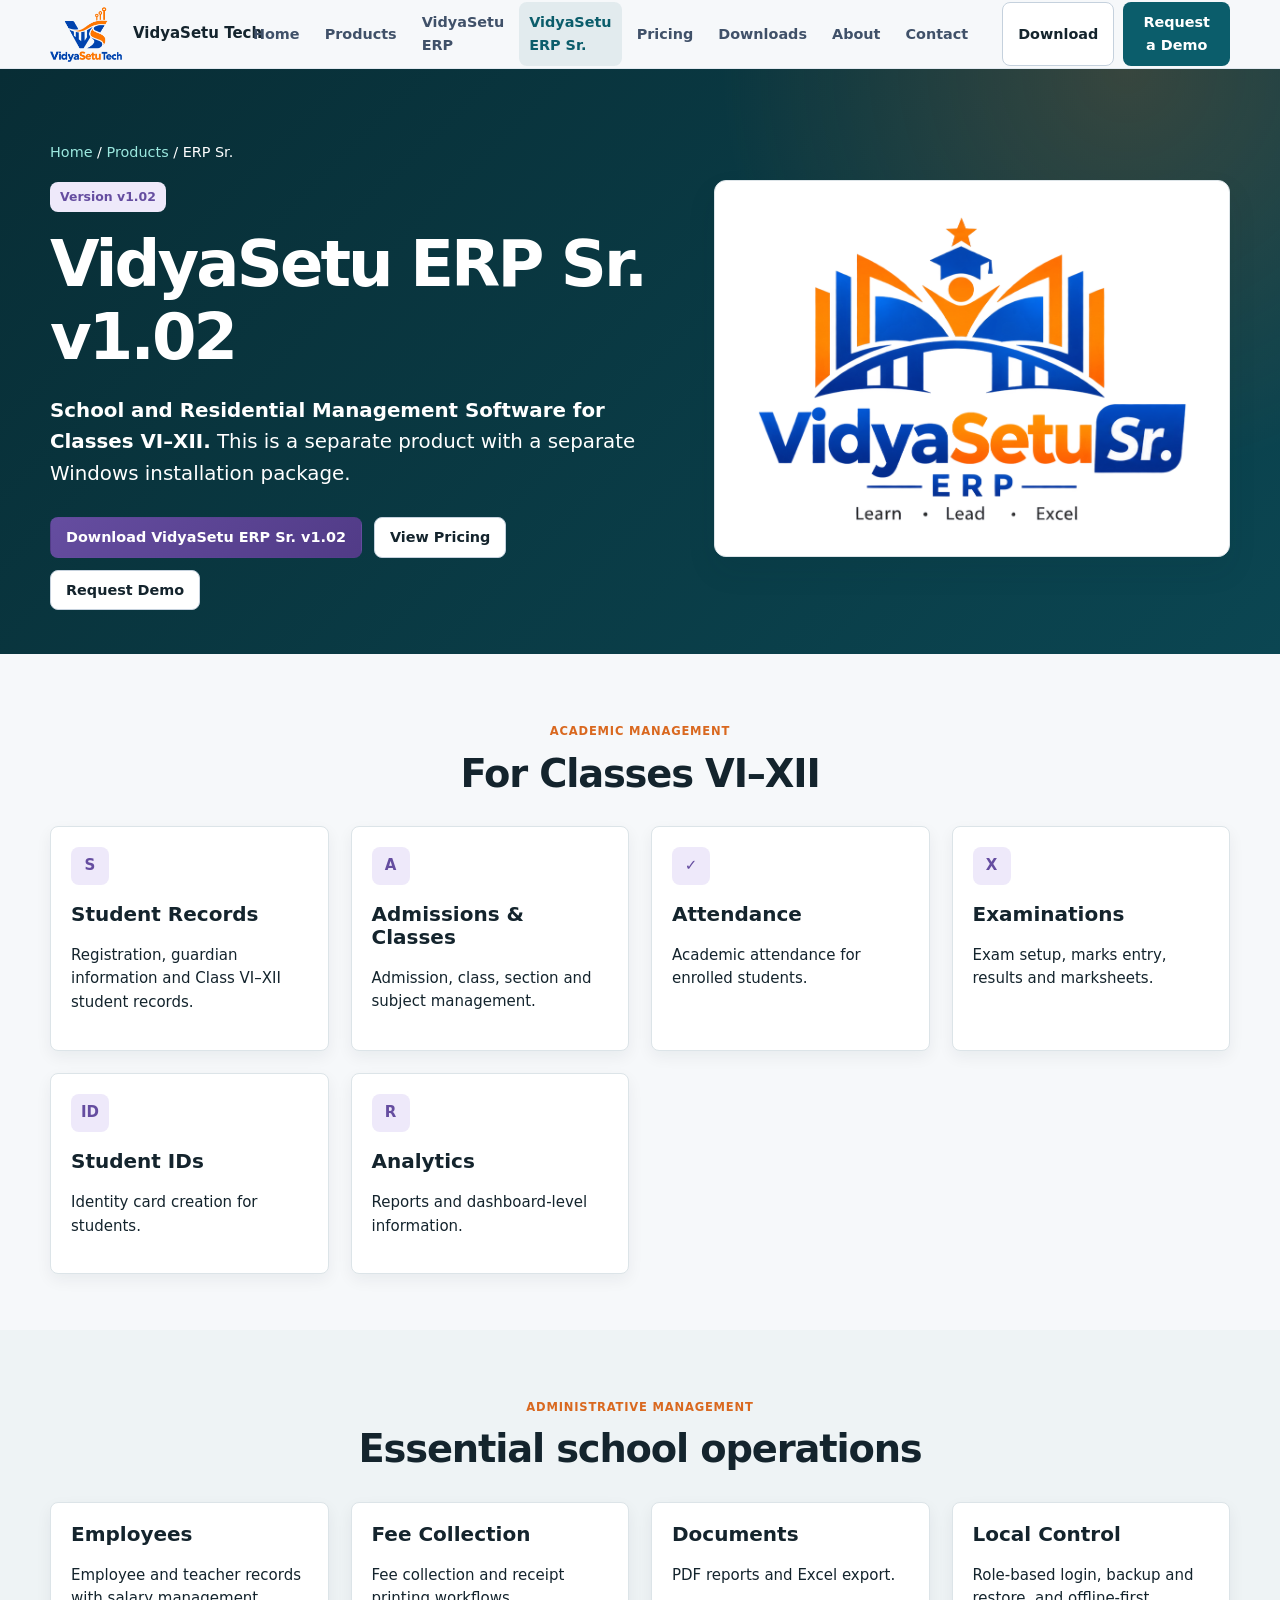
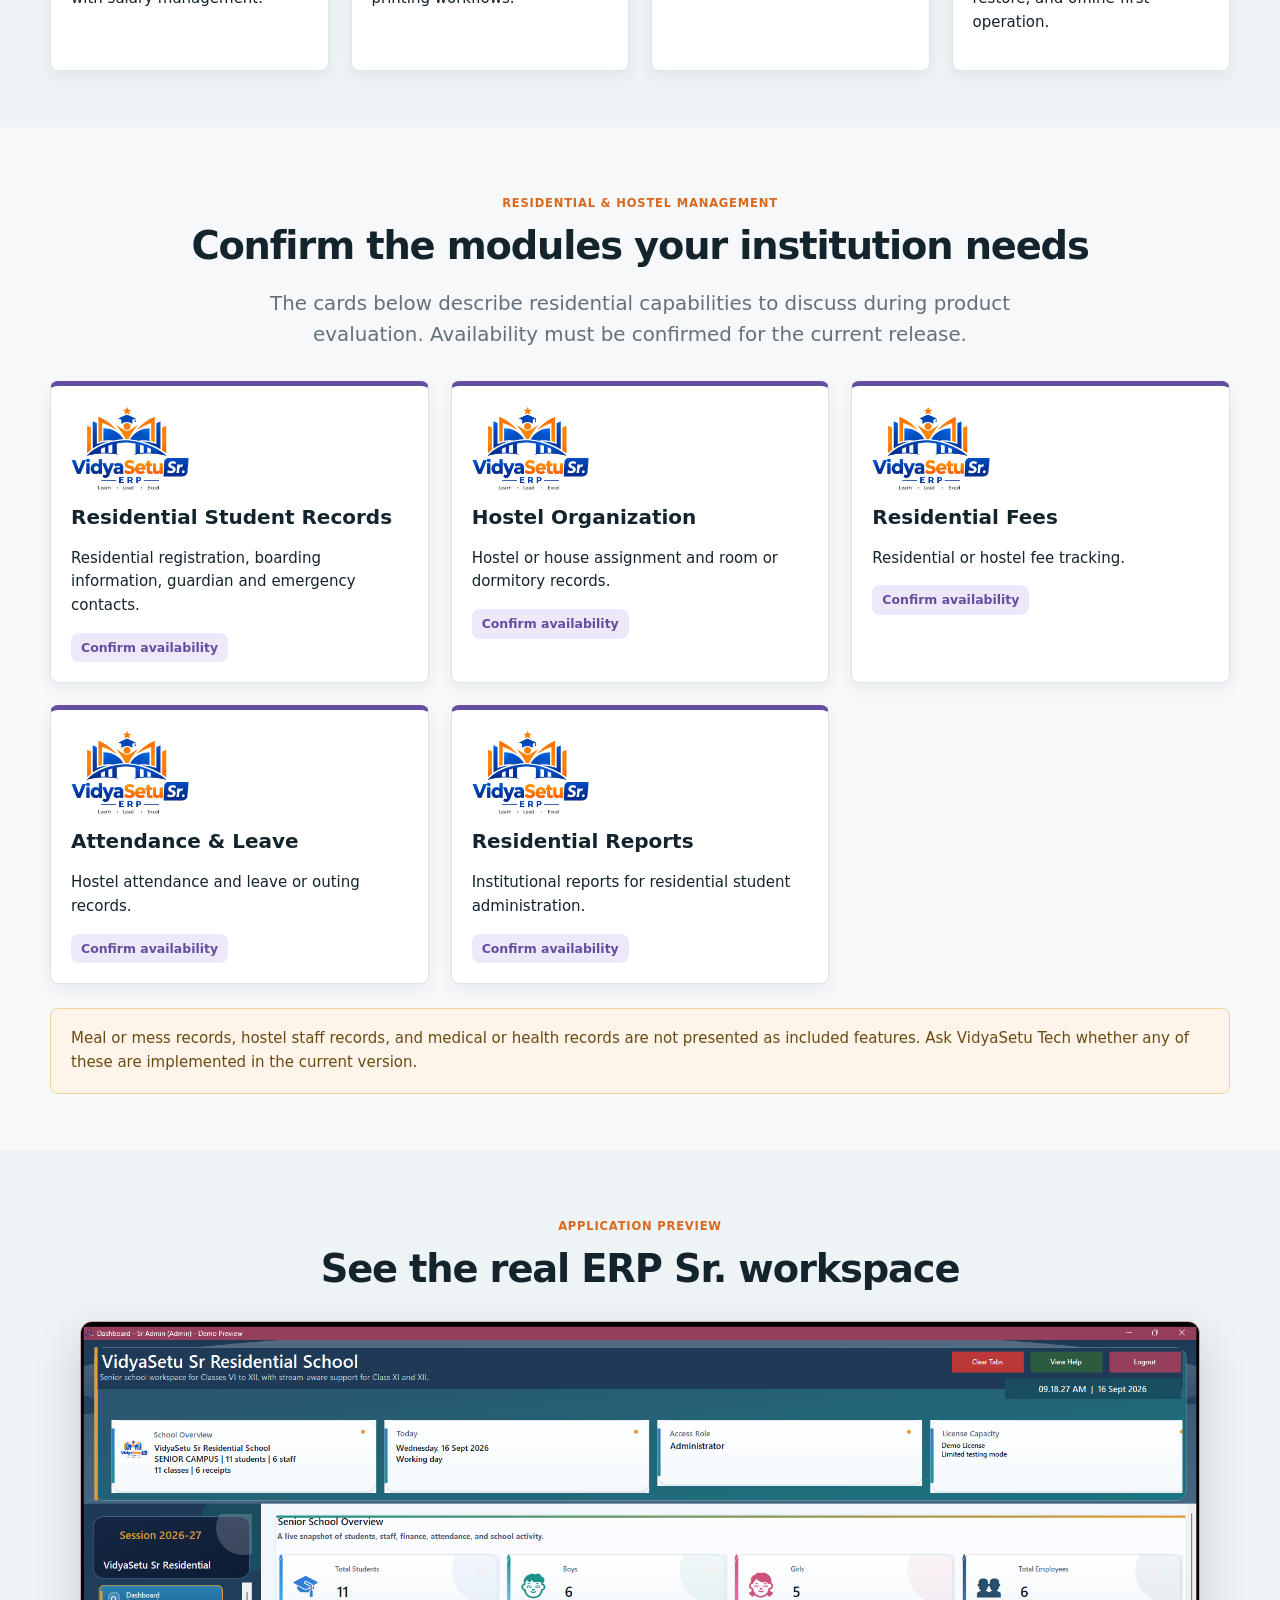
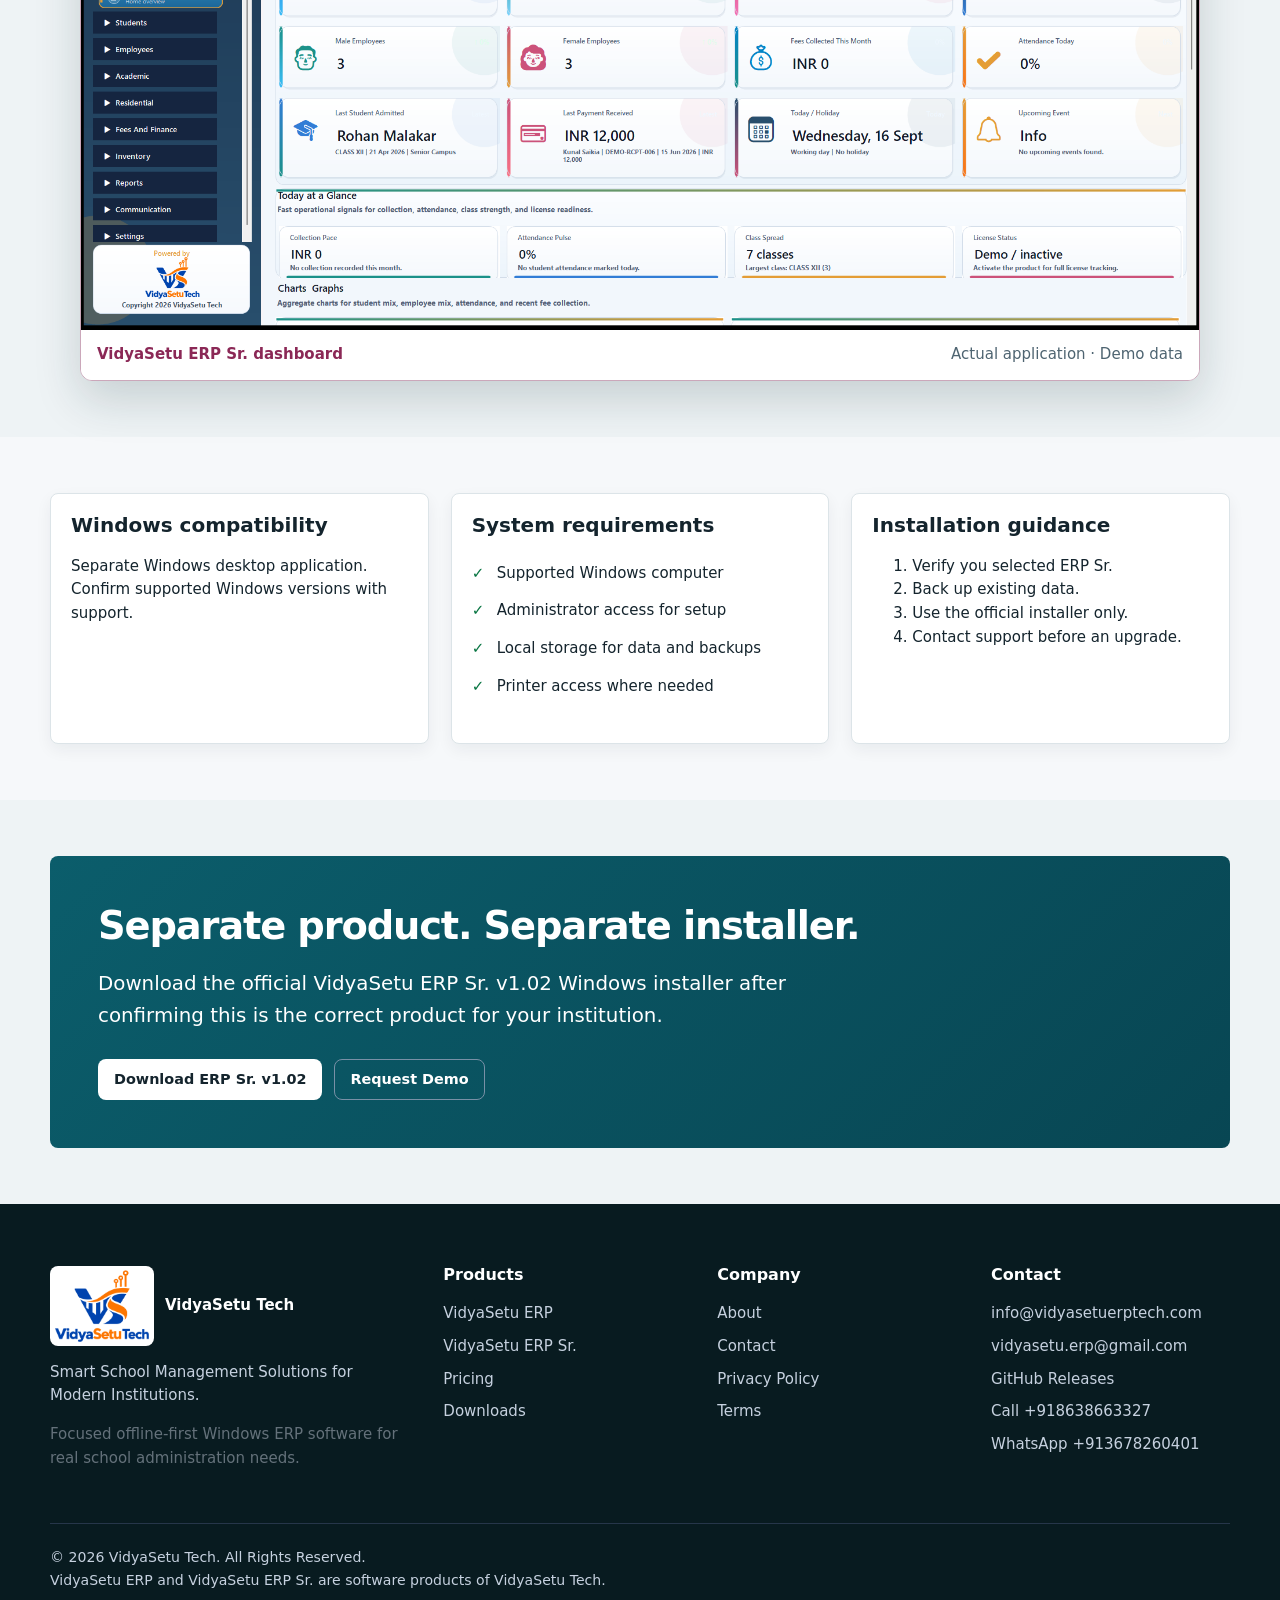
<file: vidyasetu-sr-erp.html>
<!doctype html><html lang="en"><head><meta charset="utf-8"><meta name="viewport" content="width=device-width,initial-scale=1"><title>VidyaSetu ERP Sr. v1.02 | Residential School ERP</title><meta name="description" content="Separate offline-first School and Residential Management Software for Classes VI–XII institutions."><link rel="canonical" href="https://vidyasetuerptech.com/vidyasetu-sr-erp.html"><meta property="og:title" content="VidyaSetu ERP Sr. v1.02"><meta property="og:description" content="School and Residential Management Software for Classes VI–XII."><meta property="og:url" content="https://vidyasetuerptech.com/vidyasetu-sr-erp.html"><meta property="og:type" content="product"><meta name="twitter:card" content="summary"><link rel="stylesheet" href="css/style.css"><script type="application/ld+json">{"@context":"https://schema.org","@type":"SoftwareApplication","name":"VidyaSetu ERP Sr.","softwareVersion":"1.02","applicationCategory":"BusinessApplication","operatingSystem":"Windows","description":"Class VI-XII school and residential management software","offers":{"@type":"AggregateOffer","lowPrice":"9999","highPrice":"348799","priceCurrency":"INR","offerCount":"16"}}</script></head><body data-page="sr"><div data-site-header></div><main id="main"><section class="page-hero"><div class="container hero-grid"><div><p class="breadcrumb"><a href="index.html">Home</a> / <a href="products.html">Products</a> / ERP Sr.</p><span class="badge sr">Version v1.02</span><h1 style="margin-top:16px">VidyaSetu ERP Sr. v1.02</h1><p class="lead"><strong>School and Residential Management Software for Classes VI–XII.</strong> This is a separate product with a separate Windows installation package.</p><div class="hero-actions"><a class="btn btn-indigo" href="#" data-download="vidyasetuSrErp">Download VidyaSetu ERP Sr. v1.02</a><a class="btn btn-outline" href="pricing.html">View Pricing</a><a class="btn btn-outline" href="contact.html#demo">Request Demo</a></div></div><div class="placeholder sr">VidyaSetu ERP Sr. application screenshot placeholder</div></div></section>
<section class="section"><div class="container"><div class="center"><p class="eyebrow">Academic management</p><h2>For Classes VI–XII</h2></div><div class="grid grid-4" style="margin-top:30px"><article class="card"><div class="feature-icon sr">S</div><h3>Student Records</h3><p>Registration, guardian information and Class VI–XII student records.</p></article><article class="card"><div class="feature-icon sr">A</div><h3>Admissions & Classes</h3><p>Admission, class, section and subject management.</p></article><article class="card"><div class="feature-icon sr">✓</div><h3>Attendance</h3><p>Academic attendance for enrolled students.</p></article><article class="card"><div class="feature-icon sr">X</div><h3>Examinations</h3><p>Exam setup, marks entry, results and marksheets.</p></article><article class="card"><div class="feature-icon sr">ID</div><h3>Student IDs</h3><p>Identity card creation for students.</p></article><article class="card"><div class="feature-icon sr">R</div><h3>Analytics</h3><p>Reports and dashboard-level information.</p></article></div></div></section>
<section class="section surface"><div class="container"><div class="center"><p class="eyebrow">Administrative management</p><h2>Essential school operations</h2></div><div class="grid grid-4" style="margin-top:30px"><article class="card"><h3>Employees</h3><p>Employee and teacher records with salary management.</p></article><article class="card"><h3>Fee Collection</h3><p>Fee collection and receipt printing workflows.</p></article><article class="card"><h3>Documents</h3><p>PDF reports and Excel export.</p></article><article class="card"><h3>Local Control</h3><p>Role-based login, backup and restore, and offline-first operation.</p></article></div></div></section>
<section class="section"><div class="container"><div class="center"><p class="eyebrow">Residential & hostel management</p><h2>Confirm the modules your institution needs</h2><p class="lead">The cards below describe residential capabilities to discuss during product evaluation. Availability must be confirmed for the current release.</p></div><!-- Remove or edit any residential feature that is not currently available in VidyaSetu Sr. ERP. --><div class="grid grid-3" style="margin-top:30px"><article class="card product-card sr"><h3>Residential Student Records</h3><p>Residential registration, boarding information, guardian and emergency contacts.</p><span class="badge sr">Confirm availability</span></article><article class="card product-card sr"><h3>Hostel Organization</h3><p>Hostel or house assignment and room or dormitory records.</p><span class="badge sr">Confirm availability</span></article><article class="card product-card sr"><h3>Residential Fees</h3><p>Residential or hostel fee tracking.</p><span class="badge sr">Confirm availability</span></article><article class="card product-card sr"><h3>Attendance & Leave</h3><p>Hostel attendance and leave or outing records.</p><span class="badge sr">Confirm availability</span></article><article class="card product-card sr"><h3>Residential Reports</h3><p>Institutional reports for residential student administration.</p><span class="badge sr">Confirm availability</span></article></div><div class="notice" style="margin-top:24px">Meal or mess records, hostel staff records, and medical or health records are not presented as included features. Ask VidyaSetu Tech whether any of these are implemented in the current version.</div></div></section>
<section class="section surface"><div class="container"><div class="center"><p class="eyebrow">Application preview</p><h2>Screenshot gallery</h2></div><div class="grid grid-3" style="margin-top:30px"><div class="placeholder sr">Senior-school dashboard</div><div class="placeholder sr">Academic management</div><div class="placeholder sr">Residential management</div></div></div></section>
<section class="section"><div class="container grid grid-3"><article class="card"><h3>Windows compatibility</h3><p>Separate Windows desktop application. Confirm supported Windows versions with support.</p></article><article class="card"><h3>System requirements</h3><ul class="clean-list"><li>Supported Windows computer</li><li>Administrator access for setup</li><li>Local storage for data and backups</li><li>Printer access where needed</li></ul></article><article class="card"><h3>Installation guidance</h3><ol><li>Verify you selected ERP Sr.</li><li>Back up existing data.</li><li>Use the official installer only.</li><li>Contact support before an upgrade.</li></ol></article></div></section><section class="section surface"><div class="container"><div class="cta"><h2>Separate product. Separate installer.</h2><p class="lead">Download the official VidyaSetu ERP Sr. v1.02 Windows installer after confirming this is the correct product for your institution.</p><div class="hero-actions"><a class="btn btn-light" href="#" data-download="vidyasetuSrErp">Download ERP Sr. v1.02</a><a class="btn btn-outline" style="color:#fff;border-color:#7890a6;background:transparent" href="contact.html#demo">Request Demo</a></div></div></div></section></main><div data-site-footer></div><script src="js/script.js"></script></body></html>
</file>
<file: css/style.css>
:root {
  --navy: #0b1f3a;
  --ink: #14243a;
  --muted: #5d6b7d;
  --line: #dfe7ef;
  --surface: #f5f8fc;
  --white: #fff;
  --blue: #087ea4;
  --teal: #0f9b8e;
  --indigo: #5b4bdb;
  --purple: #7c3aed;
  --warning: #fff7e6;
  --success: #0b7a53;
  --shadow: 0 18px 50px rgba(11,31,58,.1);
}
*{box-sizing:border-box}html{scroll-behavior:smooth}body{margin:0;color:var(--ink);font-family:Inter,ui-sans-serif,system-ui,-apple-system,"Segoe UI",sans-serif;line-height:1.65;background:#fff}a{color:inherit;text-decoration:none}img{max-width:100%;display:block}button,input,select,textarea{font:inherit}.container{width:min(1140px,calc(100% - 32px));margin:auto}.section{padding:82px 0}.section-sm{padding:52px 0}.surface{background:var(--surface)}.eyebrow{font-size:.78rem;letter-spacing:.12em;text-transform:uppercase;font-weight:800;color:var(--blue)}h1,h2,h3{line-height:1.15;margin:0 0 18px;color:var(--navy)}h1{font-size:clamp(2.35rem,5vw,4.7rem);letter-spacing:-.045em}h2{font-size:clamp(1.85rem,3vw,3rem);letter-spacing:-.03em}h3{font-size:1.25rem}.lead{font-size:clamp(1.05rem,1.8vw,1.24rem);color:var(--muted);max-width:760px}.muted{color:var(--muted)}.center{text-align:center}.center .lead{margin-left:auto;margin-right:auto}.skip-link{position:absolute;top:-60px;left:12px;background:#fff;padding:10px;z-index:999}.skip-link:focus{top:12px}.site-header{position:sticky;top:0;z-index:100;background:rgba(255,255,255,.94);backdrop-filter:blur(16px);border-bottom:1px solid rgba(223,231,239,.9)}.nav-wrap{height:76px;display:flex;align-items:center;gap:24px}.brand{display:flex;align-items:center;gap:11px;font-weight:850;color:var(--navy);white-space:nowrap}.brand-mark{width:38px;height:38px;border-radius:12px;display:grid;place-items:center;color:#fff;background:linear-gradient(135deg,var(--teal),var(--blue));font-weight:900}.nav-links{display:flex;align-items:center;gap:5px;margin-left:auto}.nav-links a{font-size:.9rem;font-weight:650;padding:9px 10px;border-radius:8px;color:#405169}.nav-links a:hover,.nav-links a.active{background:#edf6fa;color:var(--blue)}.nav-actions{display:flex;gap:9px}.btn{display:inline-flex;align-items:center;justify-content:center;gap:8px;min-height:46px;padding:10px 18px;border:1px solid transparent;border-radius:10px;font-weight:750;cursor:pointer;transition:.2s ease;text-align:center}.btn:hover{transform:translateY(-2px)}.btn-primary{background:var(--navy);color:#fff;box-shadow:0 8px 18px rgba(11,31,58,.18)}.btn-outline{border-color:#c5d1dd;background:#fff;color:var(--navy)}.btn-blue{background:linear-gradient(135deg,var(--teal),var(--blue));color:#fff}.btn-indigo{background:linear-gradient(135deg,var(--indigo),var(--purple));color:#fff}.btn-light{background:#fff;color:var(--navy)}.menu-toggle{display:none;margin-left:auto;width:44px;height:44px;border:1px solid var(--line);border-radius:10px;background:#fff;font-size:1.35rem}.hero{padding:88px 0 72px;background:radial-gradient(circle at 85% 5%,#dff7f4 0,transparent 34%),linear-gradient(180deg,#f9fcff,#fff)}.hero-grid,.two-col{display:grid;grid-template-columns:1.08fr .92fr;gap:58px;align-items:center}.hero h1 span{color:var(--blue)}.hero-actions,.card-actions{display:flex;flex-wrap:wrap;gap:12px;margin-top:28px}.trust-line{display:flex;flex-wrap:wrap;gap:18px;margin-top:30px;color:#536478;font-size:.9rem}.trust-line span:before{content:"✓";color:var(--success);font-weight:900;margin-right:7px}.dashboard{border:1px solid #cbdce8;border-radius:24px;padding:14px;background:#fff;box-shadow:var(--shadow);transform:rotate(1deg)}.dash-top{height:36px;border-radius:11px 11px 5px 5px;background:var(--navy);display:flex;align-items:center;padding:0 13px;gap:6px}.dot{width:7px;height:7px;border-radius:50%;background:#fff;opacity:.45}.dash-body{display:grid;grid-template-columns:23% 1fr;min-height:330px}.dash-side{background:#eaf3f8;margin-top:10px;border-radius:8px}.dash-main{padding:18px 4px 4px 18px}.mini-cards{display:grid;grid-template-columns:repeat(3,1fr);gap:10px}.mini{height:70px;border-radius:10px;background:linear-gradient(135deg,#dff7f4,#dceffa)}.chart{height:150px;margin-top:16px;border-radius:12px;background:linear-gradient(180deg,#fff,#edf5fb);position:relative;overflow:hidden}.chart:after{content:"";position:absolute;left:8%;right:8%;bottom:18%;height:62%;background:linear-gradient(135deg,transparent 8%,rgba(8,126,164,.18) 8% 15%,transparent 15% 24%,rgba(15,155,142,.35) 24% 33%,transparent 33% 47%,rgba(8,126,164,.24) 47% 61%,transparent 61%);clip-path:polygon(0 70%,15% 52%,32% 66%,47% 28%,63% 48%,78% 15%,100% 35%,100% 100%,0 100%)}.grid{display:grid;gap:22px}.grid-2{grid-template-columns:repeat(2,1fr)}.grid-3{grid-template-columns:repeat(3,1fr)}.grid-4{grid-template-columns:repeat(4,1fr)}.card{background:#fff;border:1px solid var(--line);border-radius:18px;padding:28px;box-shadow:0 8px 28px rgba(11,31,58,.05)}.product-card{position:relative;overflow:hidden}.product-card.erp{border-top:5px solid var(--teal)}.product-card.sr{border-top:5px solid var(--indigo)}.badge{display:inline-flex;align-items:center;padding:5px 10px;border-radius:999px;font-size:.78rem;font-weight:800;background:#e7f6f4;color:#08736a}.badge.sr{background:#efedff;color:#4d3dc3}.feature-icon{width:44px;height:44px;border-radius:12px;display:grid;place-items:center;background:#e8f5f7;color:var(--blue);font-weight:900;margin-bottom:18px}.feature-icon.sr{background:#efedff;color:var(--indigo)}.clean-list{list-style:none;padding:0;margin:18px 0}.clean-list li{position:relative;padding:7px 0 7px 25px}.clean-list li:before{content:"✓";position:absolute;left:0;color:var(--success);font-weight:900}.table-wrap{overflow:auto;border:1px solid var(--line);border-radius:16px;background:#fff}table{width:100%;border-collapse:collapse;min-width:680px}th,td{padding:15px 18px;border-bottom:1px solid var(--line);text-align:left}th{background:#f1f6fa;color:var(--navy)}td:not(:first-child){text-align:center}.check{color:var(--success);font-weight:900}.specific{font-size:.78rem;padding:4px 8px;background:#f1efff;color:var(--indigo);border-radius:999px}.compare-controls{display:flex;gap:8px;justify-content:center;margin:24px 0}.compare-controls button.active{background:var(--navy);color:#fff}.cta{background:linear-gradient(135deg,#0b3557,#0b1f3a 60%,#143f62);color:#fff;border-radius:26px;padding:48px}.cta h2,.cta .lead{color:#fff}.page-hero{padding:70px 0 52px;background:linear-gradient(135deg,#eef8fb,#f7f5ff)}.breadcrumb{font-size:.9rem;color:var(--muted);margin-bottom:18px}.notice{padding:18px 20px;border-radius:12px;background:var(--warning);border:1px solid #f2d398;color:#694b12}.notice strong{color:#4d3507}.steps{counter-reset:step}.step{position:relative;padding-left:60px}.step:before{counter-increment:step;content:counter(step);position:absolute;left:0;top:0;width:40px;height:40px;border-radius:50%;display:grid;place-items:center;background:var(--navy);color:#fff;font-weight:900}.price{font-size:2.15rem;font-weight:900;color:var(--navy);margin:12px 0}.price small{font-size:.9rem;font-weight:500;color:var(--muted)}.pricing-card.featured{border:2px solid var(--teal);transform:translateY(-6px)}.form-grid{display:grid;grid-template-columns:repeat(2,1fr);gap:18px}.field.full{grid-column:1/-1}.field label{display:block;font-size:.88rem;font-weight:750;margin-bottom:6px;color:var(--navy)}.field input,.field select,.field textarea{width:100%;border:1px solid #cbd6e2;border-radius:9px;padding:11px 12px;background:#fff;color:var(--ink)}.field input:focus,.field select:focus,.field textarea:focus{outline:3px solid rgba(8,126,164,.14);border-color:var(--blue)}.field textarea{min-height:120px;resize:vertical}.form-status{margin-top:12px;font-weight:650}.faq-item{border-bottom:1px solid var(--line)}.faq-button{width:100%;display:flex;justify-content:space-between;text-align:left;border:0;background:none;padding:18px 0;font-weight:800;color:var(--navy);cursor:pointer}.faq-panel{display:none;padding:0 0 18px;color:var(--muted)}.faq-item.open .faq-panel{display:block}.placeholder{min-height:220px;border:2px dashed #b8c9d9;border-radius:16px;background:linear-gradient(135deg,#f5f9fc,#edf4f8);display:grid;place-items:center;text-align:center;color:#60758a;padding:20px}.placeholder.sr{background:linear-gradient(135deg,#f8f7ff,#efedff);border-color:#c7c1ee}.site-footer{background:#08172a;color:#c6d1df;padding:62px 0 25px}.site-footer h3{color:#fff;font-size:1rem}.footer-grid{display:grid;grid-template-columns:1.5fr repeat(3,1fr);gap:35px}.footer-links{display:grid;gap:9px}.footer-links a:hover{color:#fff}.footer-bottom{border-top:1px solid #26364a;margin-top:38px;padding-top:22px;font-size:.88rem}.back-top{position:fixed;right:18px;bottom:18px;width:46px;height:46px;border:0;border-radius:50%;background:var(--navy);color:#fff;box-shadow:var(--shadow);display:none;cursor:pointer;z-index:90}.back-top.show{display:block}.modal{position:fixed;inset:0;background:rgba(5,16,30,.68);display:none;place-items:center;padding:20px;z-index:300}.modal.open{display:grid}.modal-card{width:min(520px,100%);background:#fff;border-radius:18px;padding:28px;box-shadow:var(--shadow)}.modal-actions{display:flex;gap:10px;justify-content:flex-end;margin-top:22px}.pill-row{display:flex;flex-wrap:wrap;gap:8px}.pill{padding:6px 10px;border:1px solid var(--line);border-radius:999px;font-size:.82rem;color:var(--muted)}
@media(max-width:980px){.nav-links,.nav-actions{display:none}.menu-toggle{display:block}.site-header.open .nav-links{display:flex;position:absolute;top:76px;left:0;right:0;background:#fff;padding:14px 16px 20px;flex-direction:column;align-items:stretch;border-bottom:1px solid var(--line);box-shadow:var(--shadow)}.site-header.open .nav-actions{display:flex;position:absolute;top:510px;left:16px;right:16px;background:#fff;padding:12px 0 18px}.nav-actions .btn{flex:1}.hero-grid,.two-col{grid-template-columns:1fr}.hero-grid{gap:40px}.grid-4{grid-template-columns:repeat(2,1fr)}.footer-grid{grid-template-columns:repeat(2,1fr)}}
@media(max-width:700px){.section{padding:60px 0}.hero{padding:58px 0}.grid-2,.grid-3,.grid-4,.form-grid{grid-template-columns:1fr}.field.full{grid-column:auto}.cta{padding:32px 24px}.footer-grid{grid-template-columns:1fr}.hero-actions .btn,.card-actions .btn{width:100%}.mini-cards{grid-template-columns:1fr}.mini{height:45px}.dash-body{min-height:260px}.pricing-card.featured{transform:none}.compare-controls{flex-wrap:wrap}}
@media(prefers-reduced-motion:reduce){*{scroll-behavior:auto!important;transition:none!important}}

/* Theme carried forward from the original VidyaSetu website. */
:root{--navy:#14242d;--ink:#14242d;--muted:#64717a;--line:#dce4e8;--surface:#eef3f5;--white:#fff;--blue:#0b5d6b;--teal:#0b5d6b;--indigo:#654da0;--purple:#513b87;--accent:#d9681f;--accent-soft:#fff4ea;--warning:#fff4ea;--success:#087542;--shadow:0 14px 30px rgba(18,42,52,.08)}
body{font-size:15px;line-height:1.58;background:#f6f8fa}.container{width:min(1180px,calc(100% - 32px))}.section{padding:56px 0}.section-sm{padding:36px 0}.eyebrow{color:var(--accent);font-size:.72rem;letter-spacing:.07em}.site-header{background:rgba(246,248,250,.94)}.nav-wrap{height:68px}.brand-mark{border-radius:8px;background:linear-gradient(135deg,var(--blue),var(--accent))}.nav-links a:hover,.nav-links a.active{background:#e2ebee;color:var(--blue)}.btn{min-height:40px;padding:8px 15px;border-radius:8px;font-size:.9rem}.btn-primary{background:var(--blue);box-shadow:none}.btn-blue{background:linear-gradient(135deg,var(--blue),#087987)}.btn-indigo{background:linear-gradient(135deg,var(--indigo),var(--purple))}.hero{padding:68px 0;background:radial-gradient(circle at 86% 4%,rgba(217,104,31,.24),transparent 31%),linear-gradient(135deg,#082d35,#0b4652);color:#fff}.hero h1,.hero .lead{color:#fff}.hero h1 span{color:#77d9d1}.trust-line{color:rgba(255,255,255,.78)}.dashboard{border-radius:12px;box-shadow:0 18px 42px rgba(0,0,0,.22)}.dash-top{background:#0b5d6b}.card{border-radius:8px;padding:20px;box-shadow:0 6px 16px rgba(18,42,52,.06)}.card:hover{border-color:rgba(11,93,107,.35)}.feature-icon{width:38px;height:38px;border-radius:8px;background:#e2ebee;color:var(--blue)}.feature-icon.sr{background:#eee9fa;color:var(--indigo)}.badge{border-radius:8px;background:#e2ebee;color:var(--blue)}.badge.sr{background:#eee9fa;color:var(--indigo)}.page-hero{padding:58px 0 44px;background:radial-gradient(circle at 88% 0,rgba(217,104,31,.22),transparent 32%),linear-gradient(135deg,#082d35,#0b4652);color:#fff}.page-hero h1,.page-hero .lead,.page-hero .breadcrumb{color:#fff}.page-hero .breadcrumb a{color:#9be8df}.surface{background:var(--surface)}.cta{border-radius:8px;background:linear-gradient(135deg,#0b5d6b,#084653)}.table-wrap,.placeholder,.notice,.field input,.field select,.field textarea{border-radius:8px}.site-footer{background:#081b20}.pricing-card.featured{border-color:var(--blue)}
.license-board{padding:20px;border:1px solid var(--line);border-radius:8px;background:rgba(255,255,255,.94);box-shadow:var(--shadow)}.license-offer-strip{display:flex;align-items:center;justify-content:center;gap:9px;margin-bottom:16px;padding:10px 14px;border:1px solid rgba(217,104,31,.25);border-radius:8px;background:var(--accent-soft);color:#9a4514;font-size:.84rem;font-weight:850;text-align:center}.license-grid{display:grid;gap:14px}.license-tier{display:grid;grid-template-columns:210px 1fr;gap:14px;padding:14px;border:1px solid var(--line);border-radius:8px;background:#fff}.license-tier.featured{border-color:var(--blue);box-shadow:0 8px 22px rgba(11,93,107,.1)}.license-tier-head{display:flex;align-items:flex-start;gap:12px;padding:10px}.license-tier-icon{flex:0 0 42px;width:42px;height:42px;border-radius:8px;display:grid;place-items:center;background:linear-gradient(135deg,var(--blue),#087987);color:#fff;font-weight:900}.license-tier.featured .license-tier-icon{background:linear-gradient(135deg,var(--accent),#e98a45)}.license-tier h3{margin:0 0 4px;font-size:1.08rem}.license-tier-head p{margin:0;color:var(--muted);font-size:.86rem}.duration-grid{display:grid;grid-template-columns:repeat(4,1fr);gap:8px}.duration-card{padding:10px;border:1px solid var(--line);border-radius:8px;background:#f8fafb}.duration-card>span{display:block;margin-bottom:6px;color:var(--blue);font-size:.68rem;font-weight:900;text-transform:uppercase}.duration-card>strong{display:block;color:var(--ink);font-size:clamp(1rem,1.3vw,1.2rem);line-height:1.1}.duration-card>em,.intro-price em{display:block;margin-top:4px;color:var(--muted);font-size:.72rem;font-style:normal}.intro-price{margin-top:9px;padding:8px;border:1px solid rgba(8,117,66,.2);border-radius:8px;background:linear-gradient(180deg,rgba(8,117,66,.11),rgba(8,117,66,.05))}.intro-price small{display:block;margin-bottom:3px;color:#087542;font-size:.66rem;font-weight:850;text-transform:uppercase}.intro-price b{display:block;color:#087542;font-size:clamp(.98rem,1.2vw,1.12rem)}.pricing-details{display:grid;grid-template-columns:1fr 1fr;gap:22px;margin-top:18px;padding:20px;border:1px solid var(--line);border-radius:8px;background:#fff;box-shadow:var(--shadow)}
.license-board.sr{border-color:rgba(101,77,160,.28)}.license-board.sr .license-tier.featured{border-color:var(--indigo);box-shadow:0 8px 22px rgba(101,77,160,.12)}.license-board.sr .license-tier-icon{background:linear-gradient(135deg,var(--indigo),var(--purple))}.license-board.sr .license-tier.featured .license-tier-icon{background:linear-gradient(135deg,#a11278,#d9681f)}.license-board.sr .duration-card>span{color:var(--indigo)}
@media(max-width:980px){.site-header.open .nav-links{top:68px}.license-tier{grid-template-columns:1fr}.duration-grid{grid-template-columns:repeat(2,1fr)}}
@media(max-width:700px){body{font-size:14px}.section{padding:44px 0}.hero{padding:54px 0}.duration-grid,.pricing-details{grid-template-columns:1fr}.license-board{padding:12px}.license-tier{padding:10px}}

.product-logo{display:block;width:auto;height:82px;max-width:220px;object-fit:contain;object-position:left center;margin:0 0 16px}.product-logo.sr{height:84px}.product-logo-panel{min-height:360px;display:grid;place-items:center;padding:34px;border:1px solid var(--line);border-radius:12px;background:#fff;box-shadow:var(--shadow)}.product-logo-panel img{width:min(100%,430px);max-height:330px;object-fit:contain}.download-product-logo{display:block;width:auto;height:76px;max-width:205px;object-fit:contain;object-position:left center;margin-bottom:14px}
@media(max-width:700px){.product-logo{height:70px;max-width:190px}.product-logo-panel{min-height:260px;padding:22px}.download-product-logo{height:68px}}

/* Supplied VidyaSetu Tech company logo, separate from the two ERP logos. */
.company-logo{display:block;width:72px;height:55px;object-fit:contain;flex:none}
.company-logo-footer{width:104px;height:80px;padding:4px;border-radius:8px;background:#fff}
@media(max-width:700px){.company-logo{width:61px;height:48px}.company-logo-footer{width:90px;height:69px}}

/* Authentic product screenshots captured from isolated demo builds. */
.hero-preview-stack{position:relative;min-height:390px;display:flex;align-items:center;justify-content:center}
.hero-app-preview,.app-preview-card,.app-preview-feature{margin:0;background:#fff;border:1px solid rgba(179,202,211,.72);overflow:hidden;box-shadow:0 20px 50px rgba(0,0,0,.24)}
.hero-app-preview{position:absolute;border-radius:12px;padding:7px 7px 0}
.hero-app-preview img,.app-preview-card img,.app-preview-feature img{width:100%;height:auto;object-fit:cover;object-position:top;display:block}
.hero-app-preview-main{width:92%;right:0;top:12px;transform:rotate(1.2deg);z-index:1}
.hero-app-preview-sr{width:65%;left:-2%;bottom:0;transform:rotate(-2deg);z-index:2;border-color:#c9a3b7}
.hero-app-preview figcaption{display:flex;justify-content:space-between;gap:8px;padding:7px 8px 8px;color:#12384a;font-weight:800;font-size:.72rem}
.hero-app-preview figcaption span{font-weight:650;color:#60758a}
.hero-app-preview-sr figcaption strong{color:#8b2856}
.app-preview-card{margin:20px 0 4px;border-radius:8px;box-shadow:0 10px 26px rgba(18,42,52,.12)}
.app-preview-card img{aspect-ratio:16/9}
.app-preview-card figcaption{display:flex;justify-content:space-between;gap:8px;padding:10px 12px;background:#f5f9fb;color:#536478;font-size:.78rem}
.app-preview-card figcaption strong{color:var(--navy)}
.app-preview-card.sr figcaption{background:#fbf5f8;color:#7d3155}
.application-preview-wrap{margin-top:30px}
.app-preview-feature{max-width:1120px;margin:0 auto;border-radius:12px;box-shadow:0 18px 46px rgba(18,42,52,.18)}
.app-preview-feature img{aspect-ratio:1928/1048}
.app-preview-feature figcaption{display:flex;justify-content:space-between;gap:16px;align-items:center;padding:13px 16px;background:#fff;color:#4e6471}
.app-preview-feature figcaption strong{color:var(--navy)}
.app-preview-feature.sr{border-color:#cba7ba}
.app-preview-feature.sr figcaption strong{color:#8b2856}
@media(max-width:980px){.hero-preview-stack{min-height:360px;max-width:680px;margin:auto}.hero-app-preview-main{width:88%}.hero-app-preview-sr{width:60%;left:1%}}
@media(max-width:620px){.hero-preview-stack{min-height:0;display:grid;gap:14px}.hero-app-preview{position:relative;inset:auto;width:100%;transform:none}.hero-app-preview-sr{width:88%;justify-self:end}.app-preview-feature figcaption,.app-preview-card figcaption{align-items:flex-start;flex-direction:column;gap:2px}}
</file>
<file: css/styles.css>
:root {
  --bg: #f8fbfc;
  --surface: #edf5f6;
  --surface-strong: #dbecef;
  --text: #10212b;
  --muted: #5e707a;
  --line: #d7e3e7;
  --primary: #075967;
  --primary-strong: #043f4a;
  --accent: #e9671a;
  --accent-soft: #fff2e8;
  --nav-bg: rgba(248, 251, 252, 0.92);
  --shadow: 0 18px 42px rgba(10, 47, 56, 0.1);
  --shadow-soft: 0 8px 22px rgba(10, 47, 56, 0.07);
  --card-bg: rgba(255, 255, 255, 0.88);
}

[data-theme="dark"] {
  --bg: #06141a;
  --surface: #0d2229;
  --surface-strong: #12343d;
  --text: #eef4ff;
  --muted: #b6c7cb;
  --line: #21444d;
  --primary: #46d4c5;
  --primary-strong: #8af3e7;
  --accent: #fb923c;
  --accent-soft: rgba(249, 115, 22, 0.15);
  --nav-bg: rgba(6, 20, 26, 0.88);
  --shadow: 0 18px 50px rgba(0, 0, 0, 0.35);
  --shadow-soft: 0 10px 28px rgba(0, 0, 0, 0.26);
  --card-bg: rgba(13, 34, 41, 0.9);
}

* {
  box-sizing: border-box;
}

html {
  scroll-behavior: smooth;
  scroll-padding-top: 84px;
  overflow-x: hidden;
}

body {
  margin: 0;
  overflow-x: hidden;
  font-family: "Inter", system-ui, -apple-system, BlinkMacSystemFont, "Segoe UI", sans-serif;
  color: var(--text);
  background: var(--bg);
  letter-spacing: 0;
  transition: background 0.25s ease, color 0.25s ease;
}

a {
  color: inherit;
  text-decoration: none;
}

img {
  max-width: 100%;
}

.navbar {
  padding: 10px 0;
  background: var(--nav-bg);
  backdrop-filter: blur(18px);
  border-bottom: 1px solid transparent;
  transition: all 0.25s ease;
}

.navbar.scrolled {
  padding: 7px 0;
  border-color: var(--line);
  box-shadow: 0 12px 34px rgba(7, 32, 29, 0.08);
}

.navbar-brand {
  display: inline-flex;
  align-items: center;
  gap: 10px;
  color: var(--text);
}

.brand-logo {
  width: 190px;
  height: 48px;
  display: block;
  object-fit: contain;
  border-radius: 8px;
  background: #fff;
  padding: 4px 8px;
  box-shadow: 0 10px 26px rgba(6, 40, 111, 0.12);
}

.footer-brand .brand-logo {
  width: 238px;
  height: 62px;
  padding: 5px 9px;
}

.nav-link {
  color: var(--muted);
  font-size: 0.94rem;
  font-weight: 700;
  padding: 0.52rem 0.68rem !important;
}

.nav-link:hover,
.nav-link.active {
  color: var(--primary);
}

.icon-btn,
.back-to-top,
.whatsapp-float {
  border: 0;
  width: 42px;
  height: 42px;
  display: inline-grid;
  place-items: center;
  border-radius: 8px;
  transition: transform 0.2s ease, background 0.2s ease;
}

.icon-btn {
  color: var(--text);
  background: var(--surface-strong);
}

.icon-btn:hover,
.back-to-top:hover,
.whatsapp-float:hover {
  transform: translateY(-2px);
}

.btn {
  border-radius: 8px;
  font-weight: 800;
  box-shadow: none;
}

.btn-primary {
  --bs-btn-bg: var(--primary);
  --bs-btn-border-color: var(--primary);
  --bs-btn-hover-bg: var(--primary-strong);
  --bs-btn-hover-border-color: var(--primary-strong);
}

.btn-outline-primary {
  --bs-btn-color: var(--primary);
  --bs-btn-border-color: var(--primary);
  --bs-btn-hover-bg: var(--primary);
  --bs-btn-hover-border-color: var(--primary);
}

.hero-section {
  position: relative;
  min-height: 760px;
  overflow: hidden;
  color: #fff;
  background: #06262d;
}

.hero-bg,
.hero-overlay {
  position: absolute;
  inset: 0;
}

.hero-bg {
  background-image: url("../images/vidyasetu-erp-hero.png");
  background-size: cover;
  background-position: center;
  transform: scale(1.02);
}

.hero-overlay {
  background:
    linear-gradient(90deg, rgba(5, 28, 34, 0.96) 0%, rgba(7, 94, 104, 0.78) 45%, rgba(7, 94, 104, 0.14) 100%),
    linear-gradient(0deg, rgba(5, 28, 34, 0.78), transparent 34%);
}

.hero-content {
  position: relative;
  z-index: 2;
  padding-top: 76px;
}

.eyebrow,
.section-kicker {
  display: inline-flex;
  align-items: center;
  gap: 8px;
  color: var(--accent);
  font-size: 0.78rem;
  font-weight: 800;
  text-transform: uppercase;
  letter-spacing: 0.08em;
}

.hero-section h1 {
  max-width: 840px;
  margin: 14px 0 14px;
  font-size: clamp(2.35rem, 4.3vw, 4.55rem);
  line-height: 1.04;
  font-weight: 900;
}

.hero-section .lead {
  max-width: 690px;
  color: rgba(255, 255, 255, 0.86);
  font-size: clamp(1.05rem, 2vw, 1.35rem);
}

.hero-actions {
  display: flex;
  flex-wrap: wrap;
  gap: 14px;
  margin: 26px 0 28px;
}

.hero-stats {
  display: flex;
  flex-wrap: wrap;
  gap: 12px;
}

.hero-stats div {
  min-width: 150px;
  padding: 14px 16px;
  border: 1px solid rgba(255, 255, 255, 0.16);
  border-radius: 8px;
  background: rgba(255, 255, 255, 0.08);
  backdrop-filter: blur(10px);
}

.hero-stats strong,
.hero-stats span {
  display: block;
}

.hero-stats strong {
  font-size: 1.55rem;
}

.hero-stats span {
  color: rgba(255, 255, 255, 0.72);
  font-size: 0.9rem;
}

.section {
  padding: 78px 0;
}

.strip {
  padding: 38px 0;
  background: var(--surface);
  border-bottom: 1px solid var(--line);
}

.muted {
  background: var(--surface);
}

.section-heading {
  max-width: 760px;
  margin: 0 auto 36px;
  text-align: center;
}

.section-title {
  margin: 8px 0 12px;
  color: var(--text);
  font-size: clamp(1.8rem, 3vw, 2.75rem);
  line-height: 1.12;
  font-weight: 800;
}

.section-copy {
  color: var(--muted);
  font-size: 1rem;
}

.audience-grid {
  display: grid;
  grid-template-columns: repeat(5, minmax(0, 1fr));
  gap: 12px;
}

.audience-grid span,
.feature-card,
.advantage-card,
.screenshot-card,
.pricing-card,
.lead-form,
.feedback-form,
.mission-panel,
.contact-card {
  border: 1px solid var(--line);
  border-radius: 8px;
  background: var(--bg);
  box-shadow: var(--shadow);
}

.audience-grid span {
  min-height: 76px;
  display: grid;
  place-items: center;
  padding: 14px;
  color: var(--text);
  font-weight: 700;
  text-align: center;
  box-shadow: none;
}

.feature-card {
  height: 100%;
  padding: 24px;
  box-shadow: none;
  transition: transform 0.2s ease, border-color 0.2s ease, box-shadow 0.2s ease;
}

.feature-card:hover,
.screenshot-card:hover,
.pricing-card:hover,
.contact-card:hover {
  transform: translateY(-6px);
  border-color: rgba(6, 40, 111, 0.44);
  box-shadow: var(--shadow);
}

.feature-card i,
.advantage-card i,
.mission-panel i,
.contact-card i {
  width: 44px;
  height: 44px;
  display: grid;
  place-items: center;
  margin-bottom: 18px;
  border-radius: 8px;
  color: var(--primary);
  background: var(--surface-strong);
  font-size: 1.35rem;
}

.feature-card h3 {
  margin-bottom: 10px;
  font-size: 1.05rem;
  font-weight: 800;
}

.feature-card p,
.pricing-card p,
.mission-panel p {
  margin: 0;
  color: var(--muted);
}

.feature-card.highlight {
  background: linear-gradient(135deg, rgba(6, 40, 111, 0.1), rgba(255, 138, 0, 0.13));
}

.advantage-grid {
  display: grid;
  grid-template-columns: repeat(2, minmax(0, 1fr));
  gap: 16px;
}

.advantage-card {
  display: flex;
  align-items: center;
  gap: 14px;
  padding: 18px;
  box-shadow: none;
}

.advantage-card i {
  flex: 0 0 auto;
  margin: 0;
}

.advantage-card span {
  font-weight: 800;
}

.screenshot-card {
  margin: 0;
  overflow: hidden;
  background: var(--bg);
  transition: transform 0.2s ease, border-color 0.2s ease, box-shadow 0.2s ease;
}

.screenshot-card img {
  width: 100%;
  aspect-ratio: 16 / 10;
  object-fit: cover;
  display: block;
  background: var(--surface);
}

.screenshot-card figcaption {
  padding: 16px 18px;
  font-weight: 800;
}

.pricing-card {
  display: flex;
  flex-direction: column;
  height: 100%;
  padding: 28px;
  box-shadow: none;
  transition: transform 0.2s ease, border-color 0.2s ease, box-shadow 0.2s ease;
}

.pricing-card.featured {
  border-color: var(--primary);
  background: linear-gradient(180deg, rgba(6, 40, 111, 0.1), var(--bg));
}

.pricing-card span {
  display: inline-flex;
  align-items: center;
  gap: 7px;
  width: fit-content;
  padding: 6px 11px;
  border-radius: 8px;
  color: var(--primary);
  background: var(--surface-strong);
  font-weight: 800;
  font-size: 0.82rem;
}

.pricing-card h3 {
  margin: 22px 0 12px;
  font-size: 1.45rem;
  font-weight: 800;
}

.license-price {
  margin: 0;
  color: var(--primary);
  font-size: 1.85rem;
  font-weight: 900;
}

.pricing-card ul {
  margin: 22px 0;
  padding: 0;
  list-style: none;
}

.pricing-card li {
  display: flex;
  gap: 9px;
  margin-bottom: 10px;
  color: var(--muted);
}

.pricing-card li::before {
  content: "\F26A";
  color: var(--primary);
  font-family: "bootstrap-icons";
}

.pricing-card .btn {
  margin-top: auto;
}

.pricing-table-stack {
  display: grid;
  gap: 28px;
}

.price-table-card {
  border: 1px solid var(--line);
  border-radius: 8px;
  background: var(--bg);
  box-shadow: var(--shadow);
  overflow: hidden;
}

.price-table-card h3 {
  margin: 0;
  padding: 18px 22px;
  color: var(--text);
  background: var(--surface-strong);
  font-size: 1.25rem;
  font-weight: 900;
  text-align: center;
}

.price-table-card h3 small {
  display: block;
  margin-top: 6px;
  color: var(--muted);
  font-size: 0.88rem;
  font-weight: 800;
}

.price-table-card.introductory h3 {
  color: var(--primary);
}

.intro-offer-banner {
  display: flex;
  align-items: center;
  justify-content: center;
  position: relative;
  width: min(540px, calc(100% - 34px));
  aspect-ratio: 3.45 / 1;
  min-height: 120px;
  margin: 18px auto 22px;
  padding: 28px 84px;
  color: #111827;
  filter: drop-shadow(0 12px 18px rgba(6, 16, 42, 0.16));
  isolation: isolate;
  text-align: center;
}

.intro-offer-banner::before,
.intro-offer-banner::after {
  content: "";
  position: absolute;
  inset: 0;
  clip-path: polygon(
    50% 0%, 56% 18%, 68% 6%, 70% 25%, 88% 18%, 82% 36%,
    100% 40%, 84% 50%, 100% 60%, 82% 64%, 88% 82%, 70% 75%,
    68% 94%, 56% 82%, 50% 100%, 44% 82%, 32% 94%, 30% 75%,
    12% 82%, 18% 64%, 0% 60%, 16% 50%, 0% 40%, 18% 36%,
    12% 18%, 30% 25%, 32% 6%, 44% 18%
  );
}

.intro-offer-banner::before {
  z-index: -2;
  background: #ef1b1b;
}

.intro-offer-banner::after {
  z-index: -1;
  inset: 5px;
  background: #fff500;
}

.intro-offer-banner span {
  display: block;
  max-width: 340px;
  font-size: clamp(1.12rem, 2.45vw, 1.7rem);
  line-height: 1.12;
  font-weight: 1000;
  text-transform: uppercase;
}

.price-table-wrap {
  overflow-x: auto;
}

.price-table {
  width: 100%;
  min-width: 920px;
  margin: 0;
  border-collapse: collapse;
  color: var(--text);
}

.price-table th,
.price-table td {
  padding: 12px 14px;
  border: 1px solid var(--line);
  text-align: right;
  white-space: nowrap;
}

.price-table thead th {
  color: var(--text);
  background: var(--surface);
  font-size: 0.86rem;
  font-weight: 900;
}

.price-table thead th:first-child,
.price-table tbody th {
  text-align: left;
}

.price-table tbody th {
  color: var(--primary);
  background: var(--surface-strong);
  font-weight: 900;
}

.price-table tbody td {
  color: var(--muted);
  font-weight: 700;
}

.price-table tbody td:nth-child(2n) {
  color: var(--text);
  font-weight: 900;
}

.license-plan-card {
  background: var(--bg);
}

.license-plan-table {
  min-width: 1180px;
}

.license-plan-table th,
.license-plan-table td {
  padding: 0;
  vertical-align: middle;
}

.license-plan-table thead th {
  padding: 10px 12px;
  color: #05070d;
  background: #f7f8fb;
  font-size: 1rem;
  font-style: italic;
  text-align: center;
}

.license-plan-table thead tr:first-child th {
  font-size: 1.35rem;
}

.license-plan-table thead tr:nth-child(2) th {
  font-size: 0.96rem;
}

.license-plan-table .capacity-note {
  text-align: left;
  font-size: 0.9rem;
  font-weight: 700;
}

.license-plan-table .license-name-head {
  min-width: 230px;
  text-align: left;
  font-style: normal;
}

.license-plan-table tbody th {
  min-width: 230px;
  padding: 7px 10px;
  color: #05070d;
  background: #fff;
}

.license-plan-table tbody th span {
  display: block;
  font-size: 1.45rem;
  line-height: 1.08;
  font-weight: 900;
}

.license-plan-table tbody th small {
  display: block;
  color: #05070d;
  font-size: 0.9rem;
  font-style: italic;
  font-weight: 700;
}

.license-plan-table .price-cell {
  min-width: 118px;
  padding: 8px 7px;
  color: #fff;
  text-align: center;
}

.license-plan-table .price-cell strong {
  display: block;
  color: #fff;
  font-size: 1.42rem;
  line-height: 1.05;
  font-weight: 900;
}

.license-plan-table .price-regular {
  background: #ff7808;
}

.license-plan-table .price-intro {
  background: #08b65a;
}

.license-plan-table .plan-rate-row th,
.license-plan-table .plan-rate-row td {
  padding: 4px 7px;
  color: #05070d;
  background: #fff;
  font-size: 0.86rem;
  font-style: italic;
  font-weight: 800;
  text-align: center;
}

.license-plan-table .plan-rate-row th {
  text-align: left;
}

.license-plan-table .plan-rate-row + .plan-price-row th,
.license-plan-table .plan-rate-row + .plan-price-row td {
  border-top-width: 8px;
}

.license-board {
  position: relative;
  padding: 28px;
  border: 1px solid rgba(7, 94, 104, 0.16);
  border-radius: 8px;
  background:
    linear-gradient(135deg, rgba(7, 94, 104, 0.08), rgba(249, 115, 22, 0.07)),
    var(--bg);
  box-shadow: var(--shadow);
}

.license-offer-strip {
  display: flex;
  align-items: center;
  justify-content: center;
  gap: 10px;
  margin-bottom: 22px;
  padding: 12px 18px;
  border-radius: 8px;
  color: #062f37;
  background: linear-gradient(90deg, #fff4df, #e0fbef);
  font-size: 0.98rem;
  font-weight: 900;
  text-align: center;
  text-transform: uppercase;
}

.license-offer-strip i {
  color: var(--accent);
  font-size: 1.2rem;
}

.license-grid {
  display: grid;
  gap: 18px;
}

.license-card {
  display: grid;
  grid-template-columns: minmax(210px, 0.35fr) minmax(0, 1fr);
  gap: 18px;
  padding: 18px;
  border: 1px solid var(--line);
  border-radius: 8px;
  background: rgba(255, 255, 255, 0.84);
}

[data-theme="dark"] .license-card {
  background: rgba(16, 28, 36, 0.88);
}

.license-card.featured {
  border-color: rgba(249, 115, 22, 0.4);
  box-shadow: 0 12px 30px rgba(249, 115, 22, 0.12);
}

.license-card.enterprise {
  border-color: rgba(7, 94, 104, 0.34);
}

.license-card-head {
  display: flex;
  gap: 13px;
  align-items: flex-start;
}

.license-icon {
  display: inline-flex;
  align-items: center;
  justify-content: center;
  flex: 0 0 auto;
  width: 44px;
  height: 44px;
  border-radius: 8px;
  color: #fff;
  background: var(--primary);
  font-size: 1.35rem;
  box-shadow: 0 10px 22px rgba(7, 94, 104, 0.22);
}

.license-card.featured .license-icon {
  background: var(--accent);
  box-shadow: 0 10px 22px rgba(249, 115, 22, 0.22);
}

.license-card h3 {
  margin: 0 0 6px;
  color: var(--text);
  font-size: 1.28rem;
  font-weight: 900;
}

.license-card p {
  margin: 0;
  color: var(--muted);
  font-size: 0.93rem;
  font-weight: 700;
}

.duration-grid {
  display: grid;
  grid-template-columns: repeat(4, minmax(0, 1fr));
  gap: 10px;
}

.duration-card {
  min-width: 0;
  padding: 13px;
  border: 1px solid rgba(7, 94, 104, 0.12);
  border-radius: 8px;
  background: var(--bg);
}

.duration-card > span {
  display: inline-flex;
  margin-bottom: 8px;
  color: var(--primary);
  font-size: 0.78rem;
  font-weight: 900;
  text-transform: uppercase;
}

.duration-card strong,
.intro-price b {
  display: block;
  color: var(--text);
  line-height: 1;
  font-weight: 950;
}

.duration-card strong {
  font-size: clamp(1.16rem, 1.8vw, 1.46rem);
}

.duration-card em,
.intro-price em {
  display: block;
  color: var(--muted);
  font-size: 0.82rem;
  font-style: normal;
  font-weight: 800;
  line-height: 1.25;
}

.duration-card > em {
  margin-top: 5px;
}

.intro-price {
  margin-top: 11px;
  padding: 10px;
  border: 1px solid rgba(8, 182, 90, 0.24);
  border-radius: 8px;
  background: linear-gradient(180deg, rgba(8, 182, 90, 0.13), rgba(8, 182, 90, 0.06));
}

.intro-price small {
  display: block;
  margin-bottom: 5px;
  color: #087542;
  font-size: 0.72rem;
  font-weight: 950;
  letter-spacing: 0;
  text-transform: uppercase;
}

.intro-price b {
  color: #078048;
  font-size: clamp(1.1rem, 1.6vw, 1.36rem);
}

.pricing-details {
  display: grid;
  grid-template-columns: minmax(0, 1.4fr) minmax(260px, 0.6fr);
  gap: 28px;
  margin-top: 34px;
  padding: 28px;
  border: 1px solid var(--line);
  border-radius: 8px;
  background: var(--bg);
}

.pricing-details h3 {
  margin-bottom: 16px;
  font-size: 1.2rem;
  font-weight: 900;
}

.pricing-details ul {
  display: grid;
  grid-template-columns: repeat(2, minmax(0, 1fr));
  gap: 10px 22px;
  margin: 0;
  padding: 0;
  list-style: none;
}

.pricing-details li {
  display: flex;
  gap: 9px;
  color: var(--muted);
}

.pricing-details li::before {
  content: "\F4B6";
  color: var(--primary);
  font-family: "bootstrap-icons";
}

.pricing-details p {
  margin-bottom: 12px;
  color: var(--muted);
}

.pricing-details a {
  color: var(--primary);
  font-weight: 800;
  text-decoration: none;
}

.pricing-note {
  font-size: 0.92rem;
}

.download-section {
  background:
    linear-gradient(180deg, var(--bg), var(--surface));
}

.download-badges {
  display: flex;
  flex-wrap: wrap;
  gap: 10px;
  margin-top: 26px;
}

.download-badges span {
  display: inline-flex;
  align-items: center;
  gap: 8px;
  padding: 9px 12px;
  border: 1px solid var(--line);
  border-radius: 8px;
  color: var(--text);
  background: var(--bg);
  font-weight: 800;
}

.download-badges i {
  color: var(--accent);
}

.download-card {
  display: grid;
  grid-template-columns: auto 1fr;
  gap: 22px;
  padding: 32px;
  border: 1px solid var(--line);
  border-radius: 8px;
  background: var(--bg);
  box-shadow: var(--shadow);
}

.download-icon {
  width: 74px;
  height: 74px;
  display: grid;
  place-items: center;
  border-radius: 8px;
  color: #fff;
  background: linear-gradient(135deg, var(--primary), var(--accent));
  font-size: 2rem;
  box-shadow: 0 16px 34px rgba(6, 40, 111, 0.22);
}

.download-label {
  display: inline-flex;
  padding: 6px 10px;
  border-radius: 8px;
  color: var(--primary);
  background: var(--surface-strong);
  font-size: 0.82rem;
  font-weight: 800;
}

.download-card h3 {
  margin: 16px 0 10px;
  font-size: 1.7rem;
  font-weight: 800;
}

.download-card p,
.download-meta dd {
  color: var(--muted);
}

.download-meta {
  display: grid;
  grid-template-columns: repeat(4, minmax(0, 1fr));
  gap: 12px;
  margin: 24px 0;
}

.download-meta div {
  padding: 14px;
  border: 1px solid var(--line);
  border-radius: 8px;
  background: var(--surface);
}

.download-meta dt {
  color: var(--text);
  font-size: 0.78rem;
  font-weight: 800;
  text-transform: uppercase;
}

.download-meta dd {
  margin: 5px 0 0;
  font-weight: 700;
}

.download-count {
  display: flex;
  align-items: center;
  gap: 14px;
  margin: 0 0 22px;
  padding: 16px;
  border: 1px solid rgba(255, 138, 0, 0.32);
  border-radius: 8px;
  background: var(--accent-soft);
}

.download-count.admin-only {
  display: none;
}

.download-count.admin-only.visible,
.admin-only.visible {
  display: flex;
}

section.admin-only {
  display: none;
}

section.admin-only.visible {
  display: block;
}

.download-count i {
  width: 42px;
  height: 42px;
  display: grid;
  place-items: center;
  border-radius: 8px;
  color: #fff;
  background: var(--accent);
  font-size: 1.25rem;
}

.download-count span {
  display: block;
  color: var(--primary);
  font-size: 1.45rem;
  line-height: 1;
  font-weight: 800;
}

.download-count strong {
  color: var(--text);
  font-size: 0.92rem;
}

.download-actions {
  display: flex;
  flex-wrap: wrap;
  gap: 12px;
}

.download-note {
  margin: 16px 0 0;
  font-size: 0.9rem;
}

.portal-section {
  background:
    linear-gradient(180deg, var(--surface), var(--bg));
}

.portal-points {
  display: grid;
  gap: 12px;
  margin-top: 24px;
}

.portal-points span {
  display: flex;
  align-items: center;
  gap: 10px;
  padding: 12px 14px;
  border: 1px solid var(--line);
  border-radius: 8px;
  color: var(--text);
  background: var(--bg);
  font-weight: 800;
}

.portal-points i {
  color: var(--primary);
  font-size: 1.15rem;
}

.school-portal-card {
  position: relative;
  padding: 26px;
  border: 1px solid rgba(7, 94, 104, 0.16);
  border-radius: 8px;
  background:
    linear-gradient(135deg, rgba(7, 94, 104, 0.08), rgba(249, 115, 22, 0.06)),
    var(--bg);
  box-shadow: var(--shadow);
}

.portal-card-head {
  display: flex;
  align-items: flex-start;
  justify-content: space-between;
  gap: 18px;
  margin-bottom: 22px;
}

.portal-card-head h3 {
  margin: 6px 0 0;
  color: var(--text);
  font-size: 1.45rem;
  font-weight: 900;
}

.portal-card-head > i {
  display: grid;
  place-items: center;
  width: 52px;
  height: 52px;
  border-radius: 8px;
  color: #fff;
  background: var(--primary);
  font-size: 1.5rem;
  box-shadow: 0 12px 28px rgba(7, 94, 104, 0.24);
}

.portal-auth-grid {
  display: grid;
  grid-template-columns: repeat(2, minmax(0, 1fr));
  gap: 14px;
}

.school-login-form,
.school-activation-form {
  padding: 18px;
  border: 1px solid var(--line);
  border-radius: 8px;
  background: rgba(255, 255, 255, 0.74);
}

[data-theme="dark"] .school-login-form,
[data-theme="dark"] .school-activation-form {
  background: rgba(16, 28, 36, 0.78);
}

.school-login-form label,
.school-activation-form label {
  margin-bottom: 7px;
  color: var(--text);
  font-weight: 800;
}

.school-login-form h3 {
  margin: 0 0 14px;
  color: var(--text);
  font-size: 1.08rem;
  font-weight: 900;
}

.school-account-panel {
  margin-top: 18px;
}

.account-status-card {
  display: grid;
  grid-template-columns: repeat(2, minmax(0, 1fr));
  gap: 12px;
  margin-bottom: 18px;
}

.account-status-card div,
.admin-response-panel {
  padding: 14px;
  border: 1px solid var(--line);
  border-radius: 8px;
  background: var(--bg);
}

.account-status-card span,
.admin-response-panel span {
  display: block;
  margin-bottom: 6px;
  color: var(--muted);
  font-size: 0.78rem;
  font-weight: 900;
  text-transform: uppercase;
}

.account-status-card strong {
  color: var(--primary);
  font-size: 1.05rem;
  font-weight: 950;
  overflow-wrap: anywhere;
}

.admin-response-panel {
  margin-top: 18px;
}

.admin-response-panel p {
  margin: 0;
  color: var(--text);
  font-weight: 700;
}

.cta-band {
  padding: 72px 0;
  color: #fff;
  background: linear-gradient(135deg, #06286f, #0d47a1 58%, #ff8a00);
}

.cta-inner {
  display: flex;
  align-items: center;
  justify-content: space-between;
  gap: 28px;
}

.cta-inner h2 {
  max-width: 780px;
  margin: 10px 0 0;
  font-size: clamp(1.8rem, 3vw, 3rem);
  font-weight: 800;
}

.lead-form,
.feedback-form {
  padding: 24px;
}

.lead-form label,
.feedback-form label {
  margin-bottom: 7px;
  color: var(--text);
  font-weight: 700;
}

.form-control {
  min-height: 48px;
  border-color: var(--line);
  border-radius: 8px;
  color: var(--text);
  background: var(--bg);
}

.form-control:focus {
  border-color: var(--primary);
  box-shadow: 0 0 0 0.2rem rgba(6, 40, 111, 0.14);
}

.form-note {
  min-height: 24px;
  margin: 16px 0 0;
  color: var(--primary);
  font-weight: 700;
}

.feedback-points {
  display: grid;
  gap: 12px;
  margin-top: 28px;
  color: var(--muted);
  font-weight: 700;
}

.feedback-points span {
  display: inline-flex;
  align-items: center;
  gap: 9px;
}

.feedback-points i {
  color: var(--primary);
}

.feedback-fieldset {
  min-width: 0;
  padding: 16px;
  border: 1px solid var(--line);
  border-radius: 8px;
  background: var(--surface);
}

.feedback-fieldset legend {
  float: none;
  width: auto;
  margin: 0 0 14px;
  color: var(--text);
  font-size: 1rem;
  font-weight: 900;
}

.compact-fieldset {
  height: 100%;
  padding: 12px;
}

.compact-fieldset legend {
  margin-bottom: 10px;
  font-size: 0.92rem;
}

.feedback-matrix {
  overflow-x: auto;
  border: 1px solid var(--line);
  border-radius: 8px;
  background: var(--bg);
}

.feedback-matrix-head,
.feedback-matrix-row {
  display: grid;
  grid-template-columns: minmax(190px, 1.8fr) repeat(4, minmax(82px, 0.7fr));
  min-width: 560px;
}

.feedback-matrix-head {
  color: var(--text);
  background: var(--surface-strong);
  font-size: 0.82rem;
  font-weight: 900;
}

.feedback-matrix-head span,
.feedback-matrix-row > span,
.feedback-matrix-row label {
  display: flex;
  align-items: center;
  min-height: 46px;
  margin: 0;
  padding: 10px 12px;
  border-bottom: 1px solid var(--line);
}

.feedback-matrix-row:last-child > span,
.feedback-matrix-row:last-child label {
  border-bottom: 0;
}

.feedback-matrix-row > span {
  color: var(--text);
  font-weight: 800;
}

.feedback-matrix-row label {
  justify-content: center;
  border-left: 1px solid var(--line);
}

.feedback-options {
  display: grid;
  grid-template-columns: repeat(2, minmax(0, 1fr));
  gap: 10px 18px;
}

.feedback-options.stacked {
  grid-template-columns: 1fr;
}

.feedback-options label,
.rating-options label {
  display: inline-flex;
  align-items: center;
  gap: 9px;
  margin: 0;
  color: var(--muted);
  font-weight: 800;
}

.feedback-form input[type="radio"],
.feedback-form input[type="checkbox"] {
  width: 18px;
  height: 18px;
  accent-color: var(--primary);
}

.rating-options {
  display: flex;
  flex-wrap: wrap;
  gap: 10px;
}

.rating-options label {
  position: relative;
}

.rating-options input {
  position: absolute;
  opacity: 0;
}

.rating-options span {
  display: inline-flex;
  align-items: center;
  justify-content: center;
  width: 46px;
  height: 46px;
  border: 1px solid var(--line);
  border-radius: 8px;
  color: var(--muted);
  background: var(--bg);
  font-weight: 900;
}

.rating-options input:checked + span {
  border-color: var(--primary);
  color: var(--primary);
  background: var(--surface-strong);
}

.published-feedback-panel {
  margin-top: 34px;
  padding: 24px;
  border: 1px solid var(--line);
  border-radius: 8px;
  background: var(--bg);
  box-shadow: var(--shadow);
}

.published-feedback-head {
  display: flex;
  align-items: flex-end;
  justify-content: space-between;
  gap: 16px;
  margin-bottom: 18px;
}

.published-feedback-head h3 {
  margin: 4px 0 0;
  color: var(--text);
  font-size: 1.35rem;
  font-weight: 900;
}

.published-feedback-head span {
  display: inline-flex;
  align-items: center;
  min-height: 34px;
  padding: 7px 11px;
  border: 1px solid var(--line);
  border-radius: 8px;
  color: var(--primary);
  background: var(--surface-strong);
  font-size: 0.86rem;
  font-weight: 900;
  white-space: nowrap;
}

.published-feedback-grid {
  display: grid;
  grid-template-columns: repeat(3, minmax(0, 1fr));
  gap: 14px;
}

.published-feedback-card,
.published-feedback-empty {
  min-height: 150px;
  padding: 18px;
  border: 1px solid var(--line);
  border-radius: 8px;
  background: var(--surface);
}

.published-feedback-card {
  display: grid;
  gap: 12px;
}

.published-feedback-empty {
  grid-column: 1 / -1;
  display: grid;
  place-items: center;
  color: var(--muted);
  font-weight: 800;
  text-align: center;
}

.feedback-card-top {
  display: flex;
  align-items: flex-start;
  justify-content: space-between;
  gap: 12px;
}

.feedback-card-top h4 {
  margin: 0;
  color: var(--text);
  font-size: 1rem;
  font-weight: 900;
}

.feedback-card-top span {
  color: var(--muted);
  font-size: 0.82rem;
  font-weight: 800;
}

.feedback-rating-pill {
  display: inline-flex;
  align-items: center;
  gap: 5px;
  padding: 6px 9px;
  border-radius: 999px;
  color: #805000;
  background: rgba(255, 198, 41, 0.22);
  font-size: 0.84rem;
  font-weight: 900;
  white-space: nowrap;
}

.published-feedback-card p {
  margin: 0;
  color: var(--muted);
}

.feedback-module-tags {
  display: flex;
  flex-wrap: wrap;
  gap: 7px;
}

.feedback-module-tags span {
  padding: 5px 8px;
  border-radius: 8px;
  color: var(--primary);
  background: var(--surface-strong);
  font-size: 0.78rem;
  font-weight: 900;
}

.admin-panel {
  border: 1px solid var(--line);
  border-radius: 8px;
  background: var(--bg);
  box-shadow: var(--shadow);
  overflow: hidden;
}

.admin-panel-head {
  display: flex;
  align-items: center;
  justify-content: space-between;
  gap: 18px;
  padding: 22px;
  border-bottom: 1px solid var(--line);
}

.admin-panel-head span {
  display: block;
  color: var(--primary);
  font-size: 2rem;
  line-height: 1;
  font-weight: 800;
}

.admin-panel-head strong {
  color: var(--text);
}

.admin-actions {
  display: flex;
  flex-wrap: wrap;
  gap: 10px;
}

.admin-table {
  margin: 0;
  color: var(--text);
}

.admin-table th {
  color: var(--text);
  background: var(--surface);
  font-size: 0.82rem;
  text-transform: uppercase;
}

.admin-table td {
  color: var(--muted);
  min-width: 130px;
}

.admin-table td:last-child {
  min-width: 220px;
}

.contact-mini {
  display: grid;
  gap: 12px;
  margin-top: 28px;
  color: var(--muted);
  font-weight: 700;
}

.contact-mini i {
  color: var(--primary);
}

.accordion-item {
  overflow: hidden;
  color: var(--text);
  border-color: var(--line);
  background: var(--bg);
}

.accordion-button {
  color: var(--text);
  background: var(--bg);
  font-weight: 800;
}

.accordion-button:not(.collapsed) {
  color: var(--primary);
  background: var(--surface-strong);
  box-shadow: none;
}

.accordion-body {
  color: var(--muted);
}

.mission-panel {
  padding: 34px;
}

.mission-panel h3 {
  font-size: 1.45rem;
  font-weight: 800;
}

.contact-card {
  min-height: 190px;
  display: grid;
  align-content: center;
  justify-items: center;
  padding: 26px;
  text-align: center;
  box-shadow: none;
  transition: transform 0.2s ease, border-color 0.2s ease, box-shadow 0.2s ease;
}

.contact-card span {
  color: var(--muted);
  font-weight: 700;
}

.contact-card strong {
  margin-top: 8px;
  word-break: break-word;
}

.footer {
  padding: 48px 0 28px;
  color: rgba(255, 255, 255, 0.78);
  background: #06102a;
}

.footer .navbar-brand,
.footer a {
  color: #fff;
}

.footer p {
  margin: 16px 0 0;
}

.footer-links,
.social-links {
  display: flex;
  flex-wrap: wrap;
  gap: 14px;
}

.footer-links {
  justify-content: center;
}

.footer-links a {
  color: rgba(255, 255, 255, 0.78);
  font-weight: 700;
}

.social-links {
  justify-content: flex-end;
}

.social-links a {
  width: 40px;
  height: 40px;
  display: grid;
  place-items: center;
  border-radius: 8px;
  background: rgba(255, 255, 255, 0.08);
}

.copyright {
  margin-top: 34px;
  padding-top: 22px;
  border-top: 1px solid rgba(255, 255, 255, 0.12);
  text-align: center;
  font-size: 0.92rem;
}

.whatsapp-float,
.back-to-top {
  position: fixed;
  right: 22px;
  z-index: 999;
  color: #fff;
  box-shadow: 0 14px 36px rgba(0, 0, 0, 0.18);
}

.whatsapp-float {
  bottom: 24px;
  background: #22c55e;
  font-size: 1.35rem;
}

.back-to-top {
  bottom: 78px;
  background: var(--primary);
  opacity: 0;
  pointer-events: none;
}

.back-to-top.visible {
  opacity: 1;
  pointer-events: auto;
}

.reveal {
  opacity: 0;
  transform: translateY(18px);
  transition: opacity 0.65s ease, transform 0.65s ease;
}

.reveal.visible {
  opacity: 1;
  transform: translateY(0);
}

@media (max-width: 991.98px) {
  .navbar-collapse {
    margin-top: 12px;
    padding: 12px;
    border: 1px solid var(--line);
    border-radius: 8px;
    background: var(--bg);
  }

  .hero-section {
    min-height: 760px;
  }

  .hero-overlay {
    background: linear-gradient(90deg, rgba(2, 20, 18, 0.92), rgba(2, 20, 18, 0.54));
  }

  .audience-grid {
    grid-template-columns: repeat(2, minmax(0, 1fr));
  }

  .cta-inner {
    align-items: flex-start;
    flex-direction: column;
  }

  .download-card {
    grid-template-columns: 1fr;
  }

  .download-meta {
    grid-template-columns: 1fr;
  }

  .account-status-card {
    grid-template-columns: 1fr;
  }

  .portal-auth-grid {
    grid-template-columns: 1fr;
  }

  .license-card {
    grid-template-columns: 1fr;
  }

  .duration-grid {
    grid-template-columns: repeat(2, minmax(0, 1fr));
  }

  .pricing-details,
  .pricing-details ul {
    grid-template-columns: 1fr;
  }

  .feedback-options {
    grid-template-columns: 1fr;
  }

  .published-feedback-grid {
    grid-template-columns: repeat(2, minmax(0, 1fr));
  }

  .footer-links,
  .social-links {
    justify-content: flex-start;
  }
}

@media (max-width: 575.98px) {
  .section {
    padding: 72px 0;
  }

  .hero-section {
    min-height: 800px;
  }

  .hero-bg {
    background-position: 60% center;
  }

  .hero-section h1 {
    font-size: 2.45rem;
  }

  .hero-actions .btn {
    width: 100%;
  }

  .download-actions .btn {
    width: 100%;
  }

  .admin-panel-head {
    align-items: flex-start;
    flex-direction: column;
  }

  .admin-actions,
  .admin-actions .btn {
    width: 100%;
  }

  .hero-stats div {
    width: 100%;
  }

  .audience-grid,
  .advantage-grid {
    grid-template-columns: 1fr;
  }

  .lead-form,
  .feedback-form,
  .mission-panel,
  .school-portal-card {
    padding: 22px;
  }

  .school-login-form,
  .school-activation-form {
    padding: 14px;
  }

  .feedback-matrix-head,
  .feedback-matrix-row {
    grid-template-columns: minmax(112px, 1.35fr) repeat(4, minmax(44px, 0.7fr));
    min-width: 0;
  }

  .feedback-matrix-head span,
  .feedback-matrix-row > span,
  .feedback-matrix-row label {
    min-height: 42px;
    padding: 8px 6px;
    font-size: 0.72rem;
  }

  .pricing-card,
  .pricing-details {
    padding: 22px;
  }

  .license-board {
    padding: 16px;
  }

  .license-offer-strip {
    align-items: flex-start;
    justify-content: flex-start;
    font-size: 0.85rem;
    text-align: left;
  }

  .license-card {
    padding: 15px;
  }

  .duration-grid {
    grid-template-columns: 1fr;
  }

  .intro-offer-banner {
    width: 100%;
    min-height: 108px;
    padding: 24px 48px;
  }

  .intro-offer-banner span {
    font-size: 1.02rem;
  }

  .published-feedback-panel {
    padding: 18px;
  }

  .published-feedback-head {
    align-items: flex-start;
    flex-direction: column;
  }

  .published-feedback-grid {
    grid-template-columns: 1fr;
  }

  .whatsapp-float,
  .back-to-top {
    right: 14px;
  }
}

/* Professional finish */
.navbar {
  border-bottom-color: rgba(215, 227, 231, 0.72);
  box-shadow: 0 8px 24px rgba(10, 47, 56, 0.04);
}

.navbar.scrolled {
  box-shadow: 0 14px 32px rgba(10, 47, 56, 0.1);
}

.brand-logo {
  background: rgba(255, 255, 255, 0.94);
  box-shadow: var(--shadow-soft);
}

.nav-link {
  border-radius: 8px;
  transition: color 0.18s ease, background 0.18s ease;
}

.nav-link:hover,
.nav-link.active {
  background: rgba(7, 89, 103, 0.08);
}

.btn {
  min-height: 42px;
  display: inline-flex;
  align-items: center;
  justify-content: center;
  gap: 8px;
  letter-spacing: 0;
}

.btn-lg {
  min-height: 50px;
  padding-inline: 20px;
}

.btn-primary {
  box-shadow: 0 10px 22px rgba(7, 89, 103, 0.18);
}

.btn-primary:hover {
  box-shadow: 0 12px 26px rgba(7, 89, 103, 0.24);
}

.btn-outline-primary {
  background: rgba(255, 255, 255, 0.72);
}

[data-theme="dark"] .btn-outline-primary {
  background: rgba(13, 34, 41, 0.66);
}

.hero-section {
  min-height: 720px;
  background: #082d35;
}

.hero-overlay {
  background:
    linear-gradient(90deg, rgba(4, 24, 30, 0.96) 0%, rgba(7, 89, 103, 0.78) 48%, rgba(7, 89, 103, 0.12) 100%),
    linear-gradient(0deg, rgba(4, 24, 30, 0.82), transparent 34%);
}

.eyebrow,
.section-kicker {
  letter-spacing: 0.1em;
}

.section-title {
  letter-spacing: 0;
  font-weight: 900;
}

.section-copy {
  line-height: 1.75;
}

.audience-grid span,
.feature-card,
.advantage-card,
.screenshot-card,
.pricing-card,
.lead-form,
.feedback-form,
.mission-panel,
.contact-card,
.price-table-card,
.license-board,
.pricing-details,
.download-card,
.school-portal-card,
.published-feedback-panel,
.published-feedback-card,
.admin-panel {
  border-color: rgba(215, 227, 231, 0.92);
  background: var(--card-bg);
  box-shadow: var(--shadow-soft);
}

.feature-card,
.screenshot-card,
.pricing-card,
.contact-card,
.license-card,
.duration-card,
.school-login-form,
.school-activation-form,
.download-meta div,
.account-status-card div,
.admin-response-panel {
  transition: transform 0.18s ease, border-color 0.18s ease, box-shadow 0.18s ease;
}

.feature-card:hover,
.screenshot-card:hover,
.pricing-card:hover,
.contact-card:hover,
.license-card:hover,
.duration-card:hover {
  transform: translateY(-3px);
  border-color: rgba(7, 89, 103, 0.34);
  box-shadow: var(--shadow);
}

.feature-card i,
.advantage-card i,
.mission-panel i,
.contact-card i,
.download-icon,
.license-icon,
.portal-card-head > i {
  background: linear-gradient(135deg, rgba(7, 89, 103, 0.12), rgba(7, 89, 103, 0.04));
  color: var(--primary);
  box-shadow: none;
}

.download-icon,
.license-icon,
.portal-card-head > i {
  color: #fff;
  background: linear-gradient(135deg, var(--primary), var(--primary-strong));
}

.license-board,
.school-portal-card,
.download-card {
  background:
    linear-gradient(180deg, rgba(255, 255, 255, 0.92), rgba(255, 255, 255, 0.78)),
    var(--bg);
}

[data-theme="dark"] .license-board,
[data-theme="dark"] .school-portal-card,
[data-theme="dark"] .download-card {
  background:
    linear-gradient(180deg, rgba(13, 34, 41, 0.94), rgba(13, 34, 41, 0.82)),
    var(--bg);
}

.license-offer-strip {
  color: #15313a;
  background: linear-gradient(90deg, rgba(255, 242, 232, 0.98), rgba(219, 236, 239, 0.98));
  border: 1px solid rgba(233, 103, 26, 0.18);
}

.duration-card,
.account-status-card div,
.admin-response-panel,
.download-meta div {
  background: rgba(255, 255, 255, 0.76);
}

[data-theme="dark"] .duration-card,
[data-theme="dark"] .account-status-card div,
[data-theme="dark"] .admin-response-panel,
[data-theme="dark"] .download-meta div {
  background: rgba(6, 20, 26, 0.72);
}

.form-control,
.form-select {
  border-color: rgba(215, 227, 231, 0.95);
  box-shadow: inset 0 1px 0 rgba(255, 255, 255, 0.38);
}

.form-control:focus,
.form-select:focus {
  border-color: rgba(7, 89, 103, 0.72);
  box-shadow: 0 0 0 0.2rem rgba(7, 89, 103, 0.13);
}

.portal-auth-grid {
  align-items: stretch;
}

.school-login-form h3 {
  padding-bottom: 10px;
  border-bottom: 1px solid var(--line);
}

.account-toolbar {
  display: flex;
  align-items: center;
  justify-content: space-between;
  gap: 14px;
  margin-bottom: 16px;
  padding: 12px 14px;
  border: 1px solid var(--line);
  border-radius: 8px;
  background: var(--surface);
}

.account-toolbar strong {
  color: var(--text);
  font-weight: 900;
}

.footer {
  border-top: 1px solid var(--line);
  background: #07171d;
}

.footer-links a:hover {
  color: #fff;
}

@media (max-width: 575.98px) {
  .hero-section {
    min-height: 760px;
  }

  .account-toolbar {
    align-items: flex-start;
    flex-direction: column;
  }

  .account-toolbar .btn {
    width: 100%;
  }
}

/* Professional compact theme */
:root {
  --bg: #f6f8fa;
  --surface: #eef3f5;
  --surface-strong: #e2ebee;
  --text: #14242d;
  --muted: #64717a;
  --line: #dce4e8;
  --primary: #0b5d6b;
  --primary-strong: #084653;
  --accent: #d9681f;
  --accent-soft: #fff4ea;
  --shadow: 0 14px 30px rgba(18, 42, 52, 0.08);
  --shadow-soft: 0 6px 16px rgba(18, 42, 52, 0.06);
  --card-bg: rgba(255, 255, 255, 0.94);
}

[data-theme="dark"] {
  --bg: #081418;
  --surface: #0f2026;
  --surface-strong: #183039;
  --text: #f1f6f8;
  --muted: #b9c5ca;
  --line: #27434b;
  --primary: #60d2c7;
  --primary-strong: #9be8df;
  --accent: #f59a4a;
  --accent-soft: rgba(245, 154, 74, 0.14);
  --card-bg: rgba(15, 32, 38, 0.94);
}

body {
  font-size: 15px;
  line-height: 1.58;
}

.container {
  max-width: 1180px;
}

.navbar {
  padding: 8px 0;
}

.brand-logo {
  width: 166px;
  height: 42px;
  box-shadow: none;
}

.footer-brand .brand-logo {
  width: 198px;
  height: 54px;
}

.nav-link {
  font-size: 0.88rem;
  font-weight: 700;
}

.btn {
  min-height: 38px;
  padding: 0.48rem 0.88rem;
  font-size: 0.9rem;
  font-weight: 750;
}

.btn-lg {
  min-height: 44px;
  padding: 0.56rem 1.05rem;
  font-size: 0.94rem;
}

.hero-section {
  min-height: 610px;
}

.hero-content {
  padding-top: 52px;
}

.hero-section h1 {
  max-width: 720px;
  font-size: clamp(1.95rem, 3.2vw, 3.28rem);
  line-height: 1.1;
  letter-spacing: 0;
}

.hero-section .lead {
  max-width: 620px;
  font-size: clamp(0.98rem, 1.4vw, 1.12rem);
}

.hero-actions {
  gap: 10px;
  margin: 22px 0;
}

.hero-stats div {
  min-width: 132px;
  padding: 11px 13px;
}

.hero-stats strong {
  font-size: 1.24rem;
}

.hero-stats span {
  font-size: 0.82rem;
}

.section {
  padding: 56px 0;
}

.strip {
  padding: 28px 0;
}

.section-heading {
  max-width: 680px;
  margin-bottom: 28px;
}

.section-title {
  font-size: clamp(1.45rem, 2.2vw, 2.1rem);
  line-height: 1.18;
}

.section-copy {
  font-size: 0.95rem;
  line-height: 1.62;
}

.eyebrow,
.section-kicker {
  font-size: 0.72rem;
  letter-spacing: 0.07em;
}

.feature-card,
.pricing-card,
.lead-form,
.feedback-form,
.mission-panel,
.contact-card,
.school-portal-card,
.download-card,
.pricing-details,
.license-board {
  box-shadow: var(--shadow-soft);
}

.feature-card,
.pricing-card,
.lead-form,
.feedback-form,
.mission-panel,
.contact-card {
  padding: 20px;
}

.feature-card i,
.advantage-card i,
.mission-panel i,
.contact-card i,
.license-icon,
.portal-card-head > i {
  width: 38px;
  height: 38px;
  font-size: 1.1rem;
}

.feature-card h3,
.pricing-details h3,
.portal-card-head h3,
.download-card h3 {
  font-size: 1.08rem;
}

.feature-card p,
.pricing-card p,
.mission-panel p,
.pricing-details p,
.download-card p,
.portal-points span,
.pricing-details li,
.pricing-card li {
  font-size: 0.9rem;
}

.audience-grid span {
  min-height: 62px;
  padding: 11px;
  font-size: 0.88rem;
}

.advantage-card {
  padding: 14px;
}

.license-board {
  padding: 20px;
}

.license-card {
  gap: 14px;
  padding: 14px;
}

.license-card h3 {
  font-size: 1.08rem;
}

.license-card p {
  font-size: 0.86rem;
}

.license-offer-strip {
  margin-bottom: 16px;
  padding: 10px 14px;
  font-size: 0.84rem;
}

.duration-grid {
  gap: 8px;
}

.duration-card {
  padding: 10px;
}

.duration-card > span,
.intro-price small {
  font-size: 0.68rem;
}

.duration-card strong {
  font-size: clamp(1rem, 1.3vw, 1.2rem);
}

.intro-price b {
  font-size: clamp(0.98rem, 1.2vw, 1.12rem);
}

.download-card {
  gap: 16px;
  padding: 22px;
}

.download-icon {
  width: 58px;
  height: 58px;
  font-size: 1.55rem;
}

.download-card h3 {
  margin-top: 12px;
}

.download-meta {
  gap: 9px;
  margin: 18px 0;
}

.download-meta div,
.download-count {
  padding: 11px;
}

.school-portal-card {
  padding: 20px;
}

.portal-card-head {
  margin-bottom: 16px;
}

.school-login-form,
.school-activation-form {
  padding: 14px;
}

.school-login-form h3,
.school-activation-form h3 {
  font-size: 1rem;
}

.form-control,
.form-select {
  min-height: 38px;
  font-size: 0.9rem;
}

label {
  font-size: 0.86rem;
}

.account-status-card {
  gap: 10px;
}

.account-status-card div {
  padding: 10px;
}

.account-status-card span {
  font-size: 0.72rem;
}

.account-status-card strong {
  font-size: 0.93rem;
}

.price-table th,
.price-table td {
  padding: 9px 10px;
  font-size: 0.86rem;
}

.license-plan-table thead tr:first-child th {
  font-size: 1.05rem;
}

.license-plan-table tbody th span {
  font-size: 1.12rem;
}

.license-plan-table .price-cell strong {
  font-size: 1.12rem;
}

@media (max-width: 991.98px) {
  .hero-section {
    min-height: 640px;
  }

  .section {
    padding: 44px 0;
  }
}

@media (max-width: 575.98px) {
  body {
    font-size: 14px;
  }

  .hero-section {
    min-height: 620px;
  }

  .hero-content {
    padding-top: 36px;
  }

  .hero-section h1 {
    font-size: 1.82rem;
  }

  .section-title {
    font-size: 1.42rem;
  }

  .license-card,
  .pricing-details,
  .download-card {
    grid-template-columns: 1fr;
  }
}
</file>
<file: css/admin.css>
.admin-body {
  min-height: 100vh;
  background:
    radial-gradient(circle at 8% 12%, rgba(70, 212, 197, 0.18), transparent 28%),
    radial-gradient(circle at 86% 8%, rgba(249, 115, 22, 0.16), transparent 28%),
    var(--surface);
}

.admin-shell {
  min-height: 100vh;
  padding: 28px;
}

.admin-login-panel {
  min-height: calc(100vh - 56px);
  display: grid;
  place-items: center;
}

.admin-login-card {
  width: min(460px, 100%);
  padding: 28px;
  border: 1px solid var(--line);
  border-radius: 8px;
  background: var(--bg);
  box-shadow: var(--shadow);
}

.admin-login-card h1,
.admin-dashboard h1 {
  margin: 8px 0 10px;
  color: var(--text);
  font-size: clamp(1.8rem, 4vw, 2.7rem);
  font-weight: 900;
}

.admin-login-card p {
  color: var(--muted);
}

.admin-login-card form {
  display: grid;
  gap: 12px;
  margin-top: 22px;
}

.admin-login-card label {
  color: var(--text);
  font-weight: 800;
}

.admin-dashboard {
  max-width: 1440px;
  margin: 0 auto;
}

.admin-topbar,
.admin-section-head {
  display: flex;
  align-items: flex-end;
  justify-content: space-between;
  gap: 18px;
}

.admin-topbar {
  margin-bottom: 22px;
  padding: 20px;
  border: 1px solid var(--line);
  border-radius: 8px;
  background: var(--bg);
  box-shadow: var(--shadow);
}

.admin-top-actions {
  display: flex;
  flex-wrap: wrap;
  gap: 10px;
}

.admin-metrics {
  display: grid;
  grid-template-columns: repeat(4, minmax(0, 1fr));
  gap: 14px;
  margin-bottom: 18px;
}

.admin-metrics article,
.admin-info-grid article,
.admin-data-section {
  border: 1px solid var(--line);
  border-radius: 8px;
  background: var(--bg);
  box-shadow: var(--shadow);
}

.admin-metrics article {
  padding: 18px;
}

.admin-metrics span {
  display: block;
  color: var(--primary);
  font-size: 2rem;
  font-weight: 900;
}

.admin-metrics strong,
.admin-info-grid strong {
  color: var(--text);
}

.admin-data-section {
  margin-top: 18px;
  padding: 20px;
}

.admin-section-head {
  margin-bottom: 14px;
}

.admin-section-head h2 {
  margin: 4px 0 0;
  color: var(--text);
  font-size: 1.35rem;
  font-weight: 900;
}

.admin-info-grid {
  display: grid;
  grid-template-columns: repeat(3, minmax(0, 1fr));
  gap: 12px;
}

.admin-info-grid article {
  padding: 16px;
}

.admin-info-grid span {
  display: block;
  margin-bottom: 6px;
  color: var(--muted);
  font-size: 0.82rem;
  font-weight: 800;
  text-transform: uppercase;
}

.admin-info-grid a {
  color: var(--primary);
  font-weight: 900;
}

.admin-table {
  margin-bottom: 0;
}

.admin-table th {
  color: var(--text);
  background: var(--surface);
  font-size: 0.78rem;
  text-transform: uppercase;
}

.admin-table td {
  min-width: 130px;
  color: var(--muted);
  vertical-align: top;
}

.admin-table td:last-child {
  min-width: 220px;
}

.activation-admin-table input,
.activation-admin-table select,
.activation-admin-table textarea {
  min-width: 142px;
  border-color: var(--line);
  border-radius: 8px;
  color: var(--text);
  background: var(--bg);
  font-size: 0.9rem;
}

.activation-admin-table textarea {
  min-width: 200px;
  min-height: 68px;
  resize: vertical;
}

.activation-admin-table .btn {
  white-space: nowrap;
}

.admin-row-actions {
  display: grid;
  gap: 8px;
  min-width: 110px;
}

.admin-inline-status {
  color: #0f7a3a;
  font-weight: 800;
  margin: -4px 0 14px;
}

@media (max-width: 991.98px) {
  .admin-metrics,
  .admin-info-grid {
    grid-template-columns: repeat(2, minmax(0, 1fr));
  }
}

@media (max-width: 575.98px) {
  .admin-shell {
    padding: 14px;
  }

  .admin-topbar,
  .admin-section-head {
    align-items: flex-start;
    flex-direction: column;
  }

  .admin-top-actions,
  .admin-top-actions .btn,
  .admin-section-head .btn {
    width: 100%;
  }

  .admin-metrics,
  .admin-info-grid {
    grid-template-columns: 1fr;
  }
}

/* Professional compact admin theme */
.admin-body {
  background:
    linear-gradient(180deg, rgba(238, 243, 245, 0.96), rgba(246, 248, 250, 0.98)),
    var(--surface);
}

[data-theme="dark"] .admin-body {
  background:
    linear-gradient(180deg, rgba(15, 32, 38, 0.98), rgba(8, 20, 24, 0.98)),
    var(--surface);
}

.admin-shell {
  padding: 20px;
}

.admin-login-card,
.admin-topbar,
.admin-metrics article,
.admin-info-grid article,
.admin-data-section {
  box-shadow: var(--shadow-soft);
}

.admin-login-card {
  padding: 22px;
}

.admin-login-card h1,
.admin-dashboard h1 {
  font-size: clamp(1.45rem, 2.4vw, 2.05rem);
  line-height: 1.18;
}

.admin-login-card p,
.admin-table td,
.admin-info-grid span {
  font-size: 0.9rem;
}

.admin-topbar {
  align-items: center;
  margin-bottom: 16px;
  padding: 16px;
}

.admin-metrics {
  gap: 10px;
  margin-bottom: 14px;
}

.admin-metrics article {
  padding: 14px;
}

.admin-metrics span {
  font-size: 1.45rem;
}

.admin-metrics strong {
  font-size: 0.88rem;
}

.admin-data-section {
  margin-top: 14px;
  padding: 16px;
}

.admin-section-head {
  align-items: center;
  margin-bottom: 12px;
}

.admin-section-head h2 {
  font-size: 1.1rem;
}

.admin-info-grid {
  gap: 10px;
}

.admin-info-grid article {
  padding: 13px;
}

.admin-table th {
  font-size: 0.72rem;
}

.admin-table td {
  min-width: 118px;
}

.activation-admin-table input,
.activation-admin-table select,
.activation-admin-table textarea {
  min-width: 128px;
  font-size: 0.84rem;
}

.activation-admin-table textarea {
  min-width: 180px;
  min-height: 58px;
}

.admin-row-actions {
  min-width: 96px;
}

@media (max-width: 575.98px) {
  .admin-shell {
    padding: 10px;
  }

  .admin-login-card,
  .admin-topbar,
  .admin-data-section {
    padding: 14px;
  }
}
</file>
